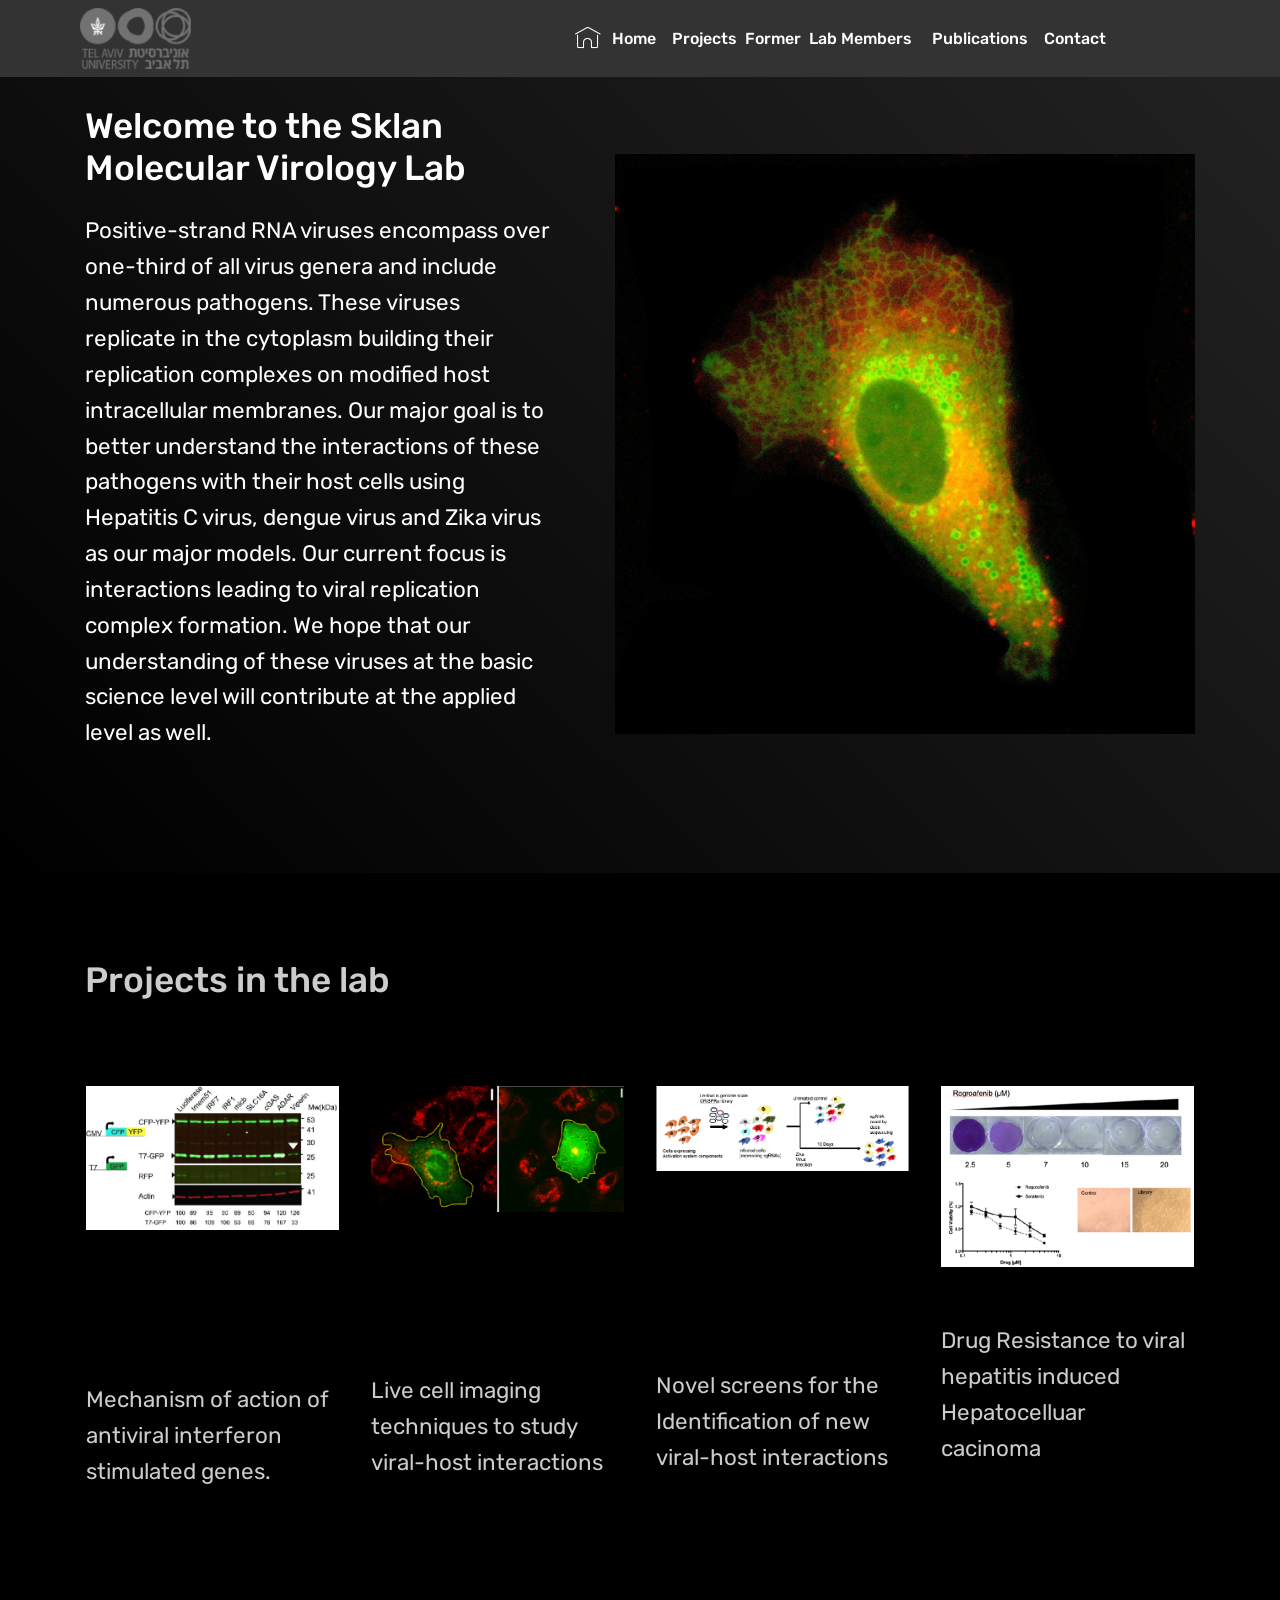
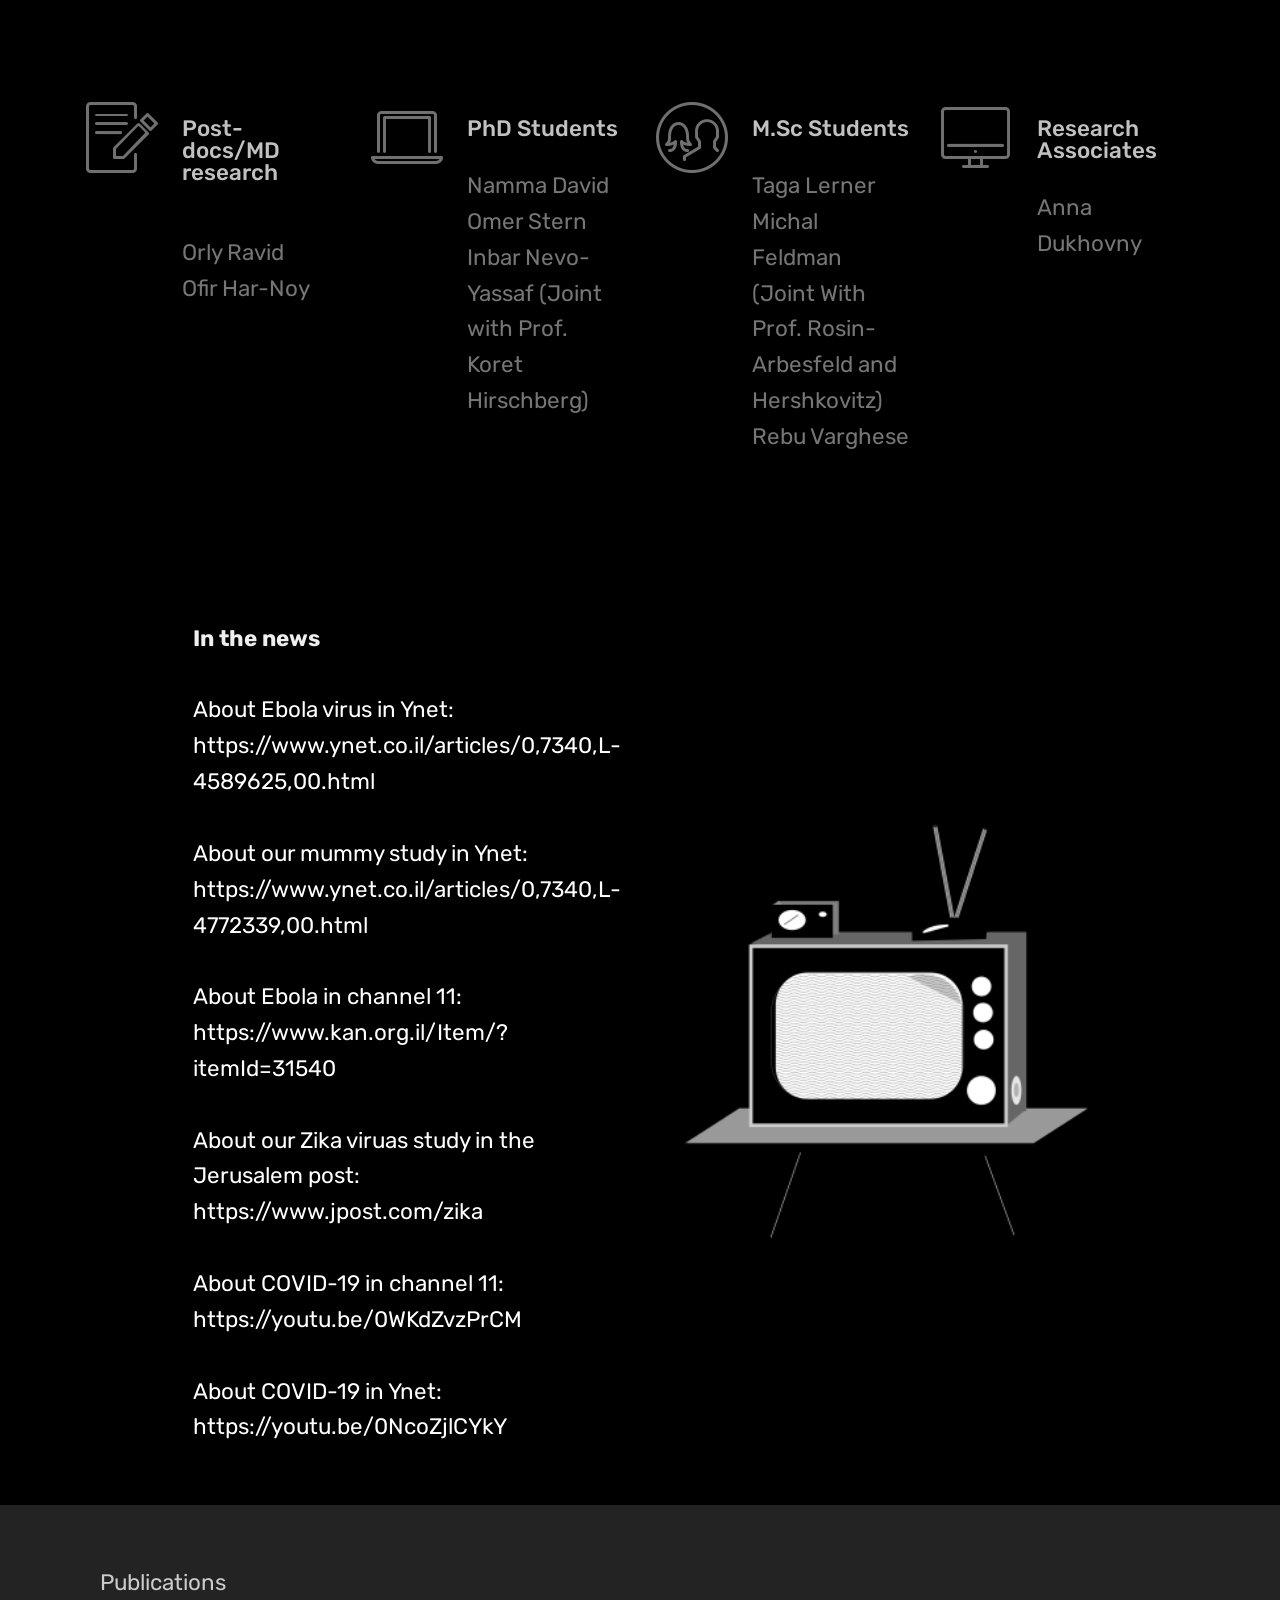
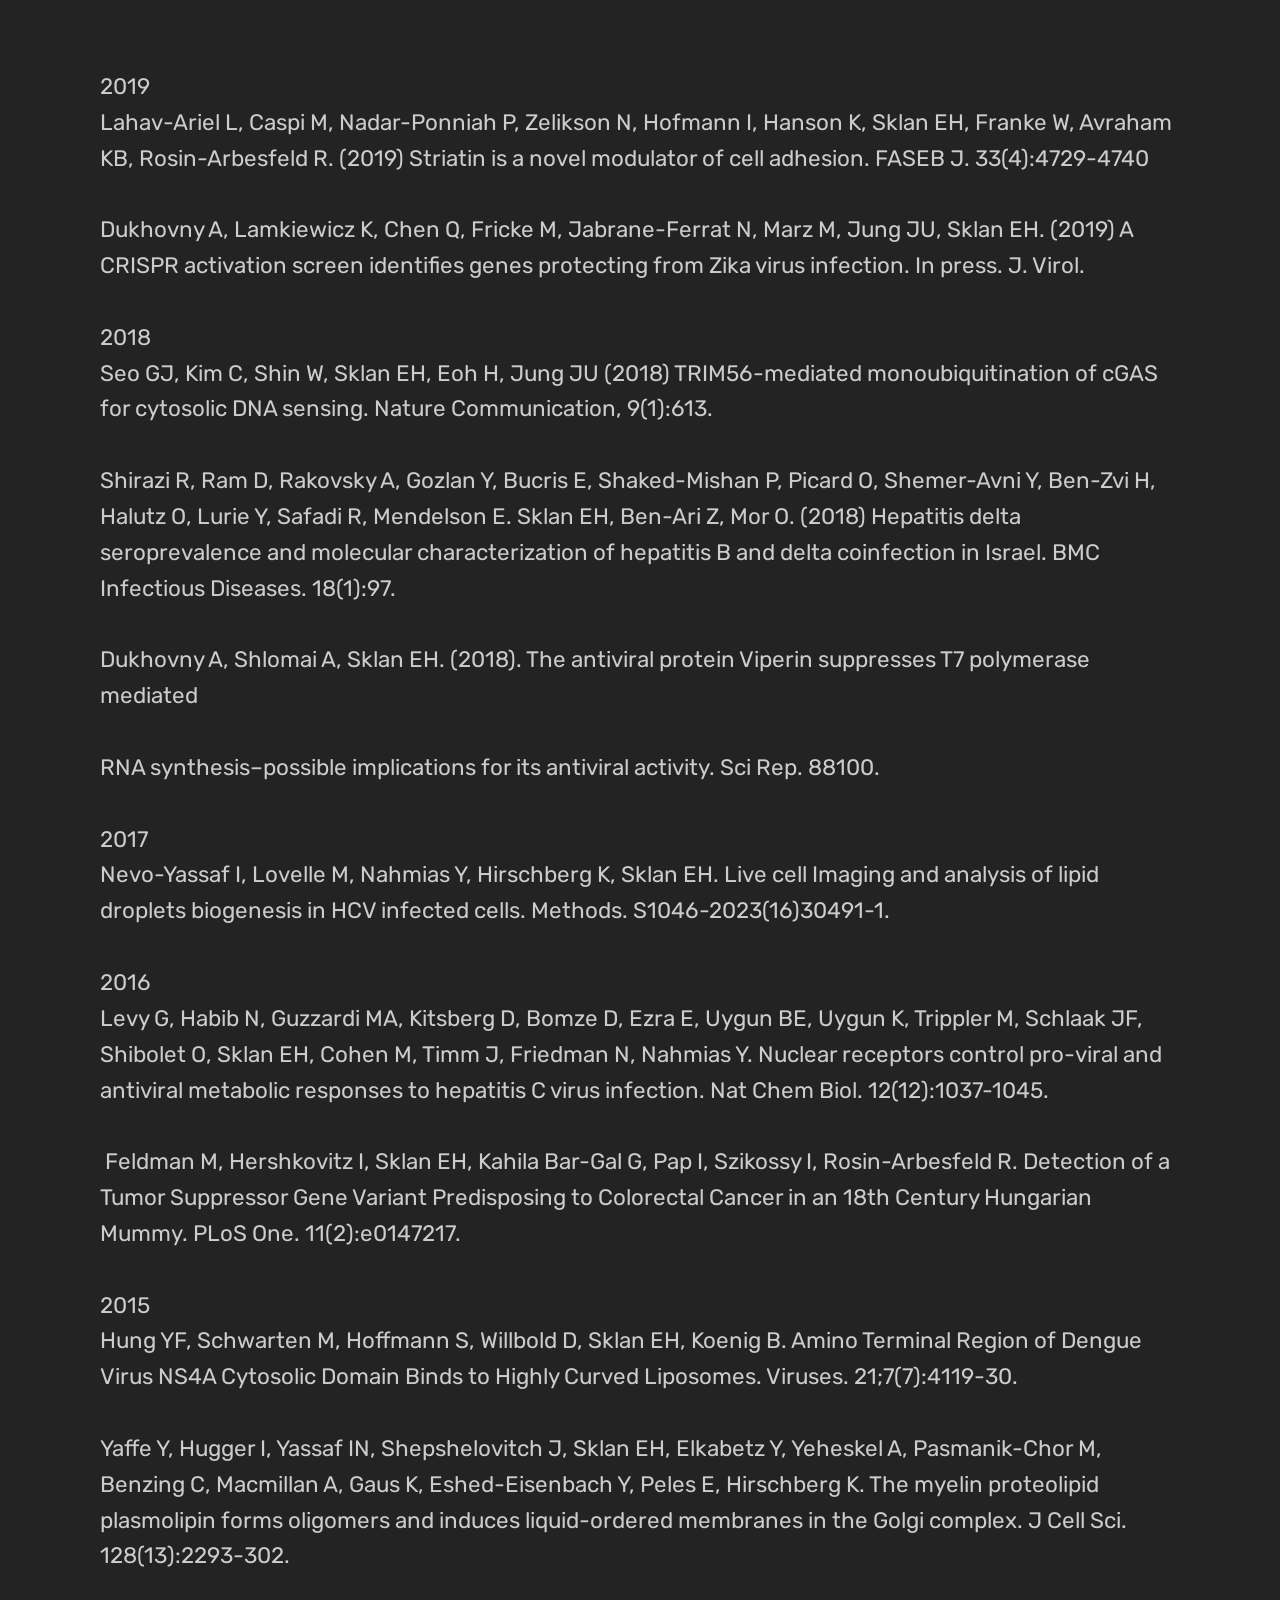
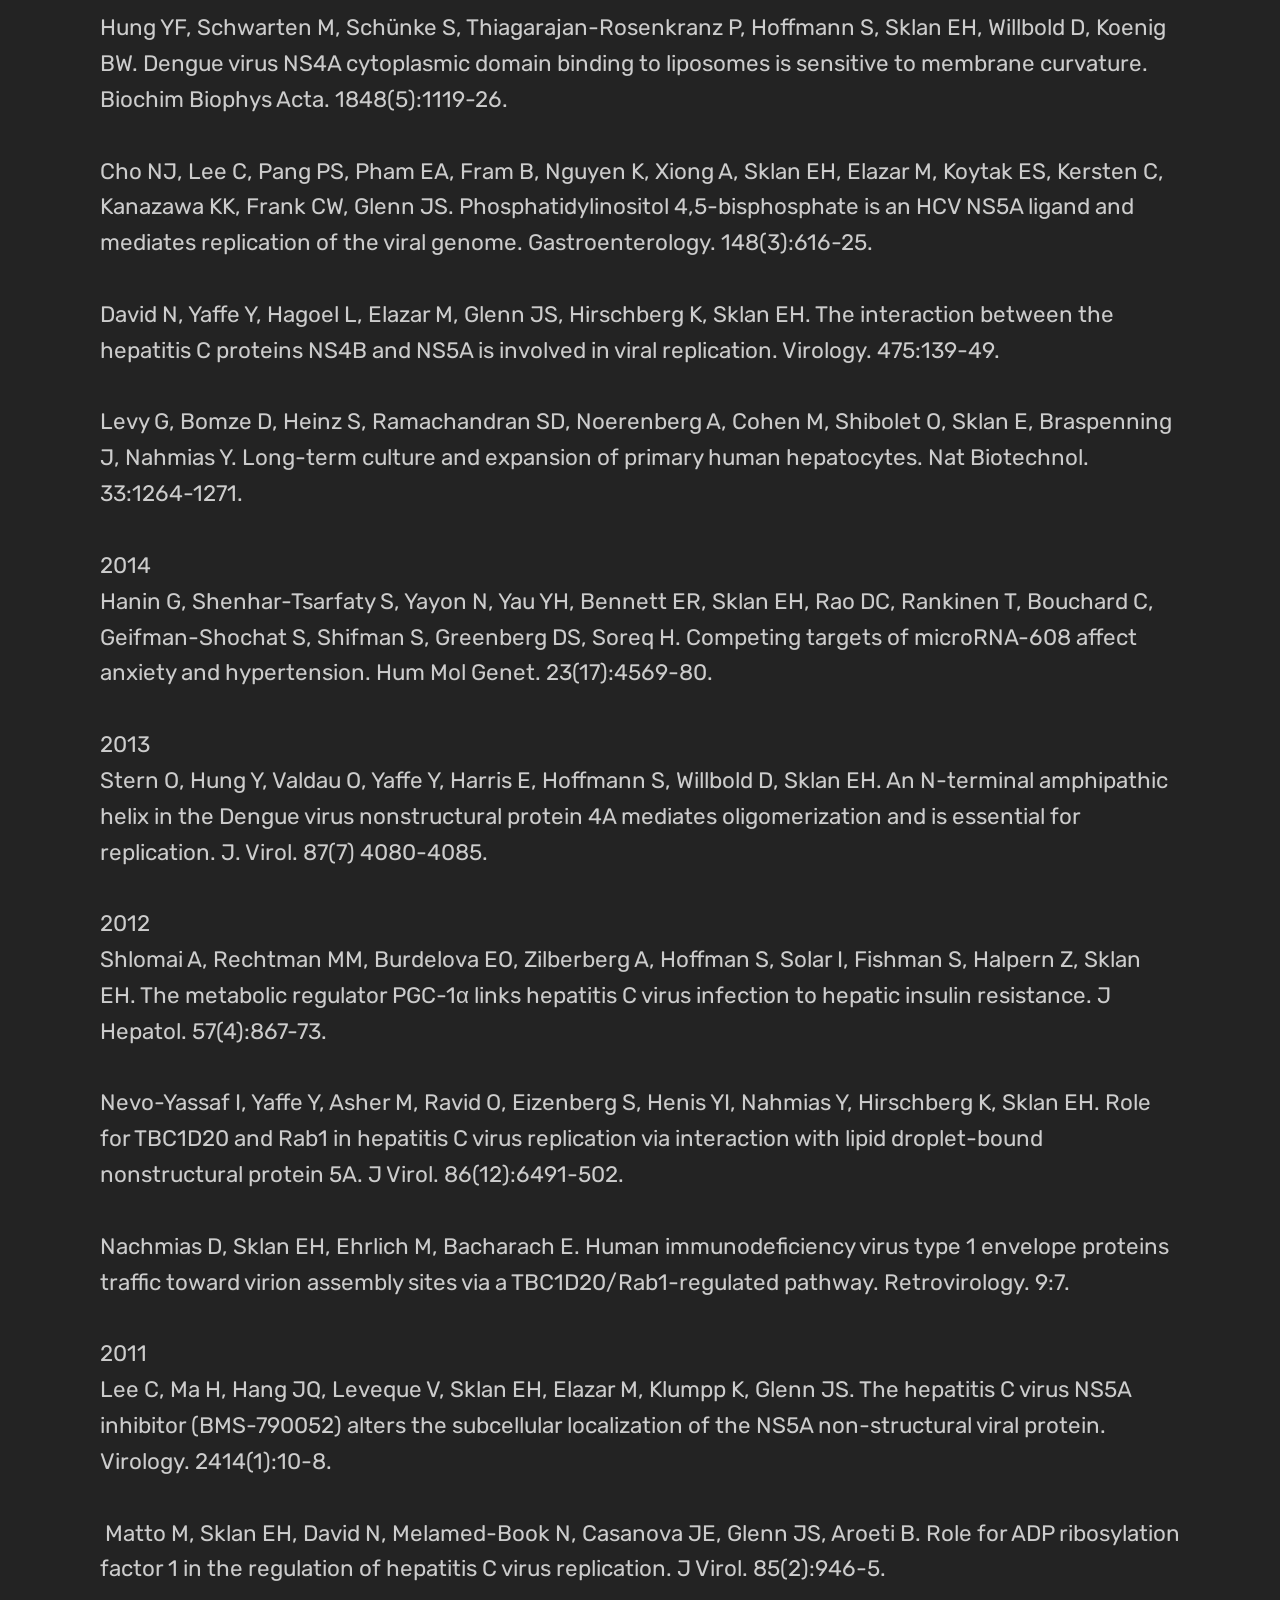
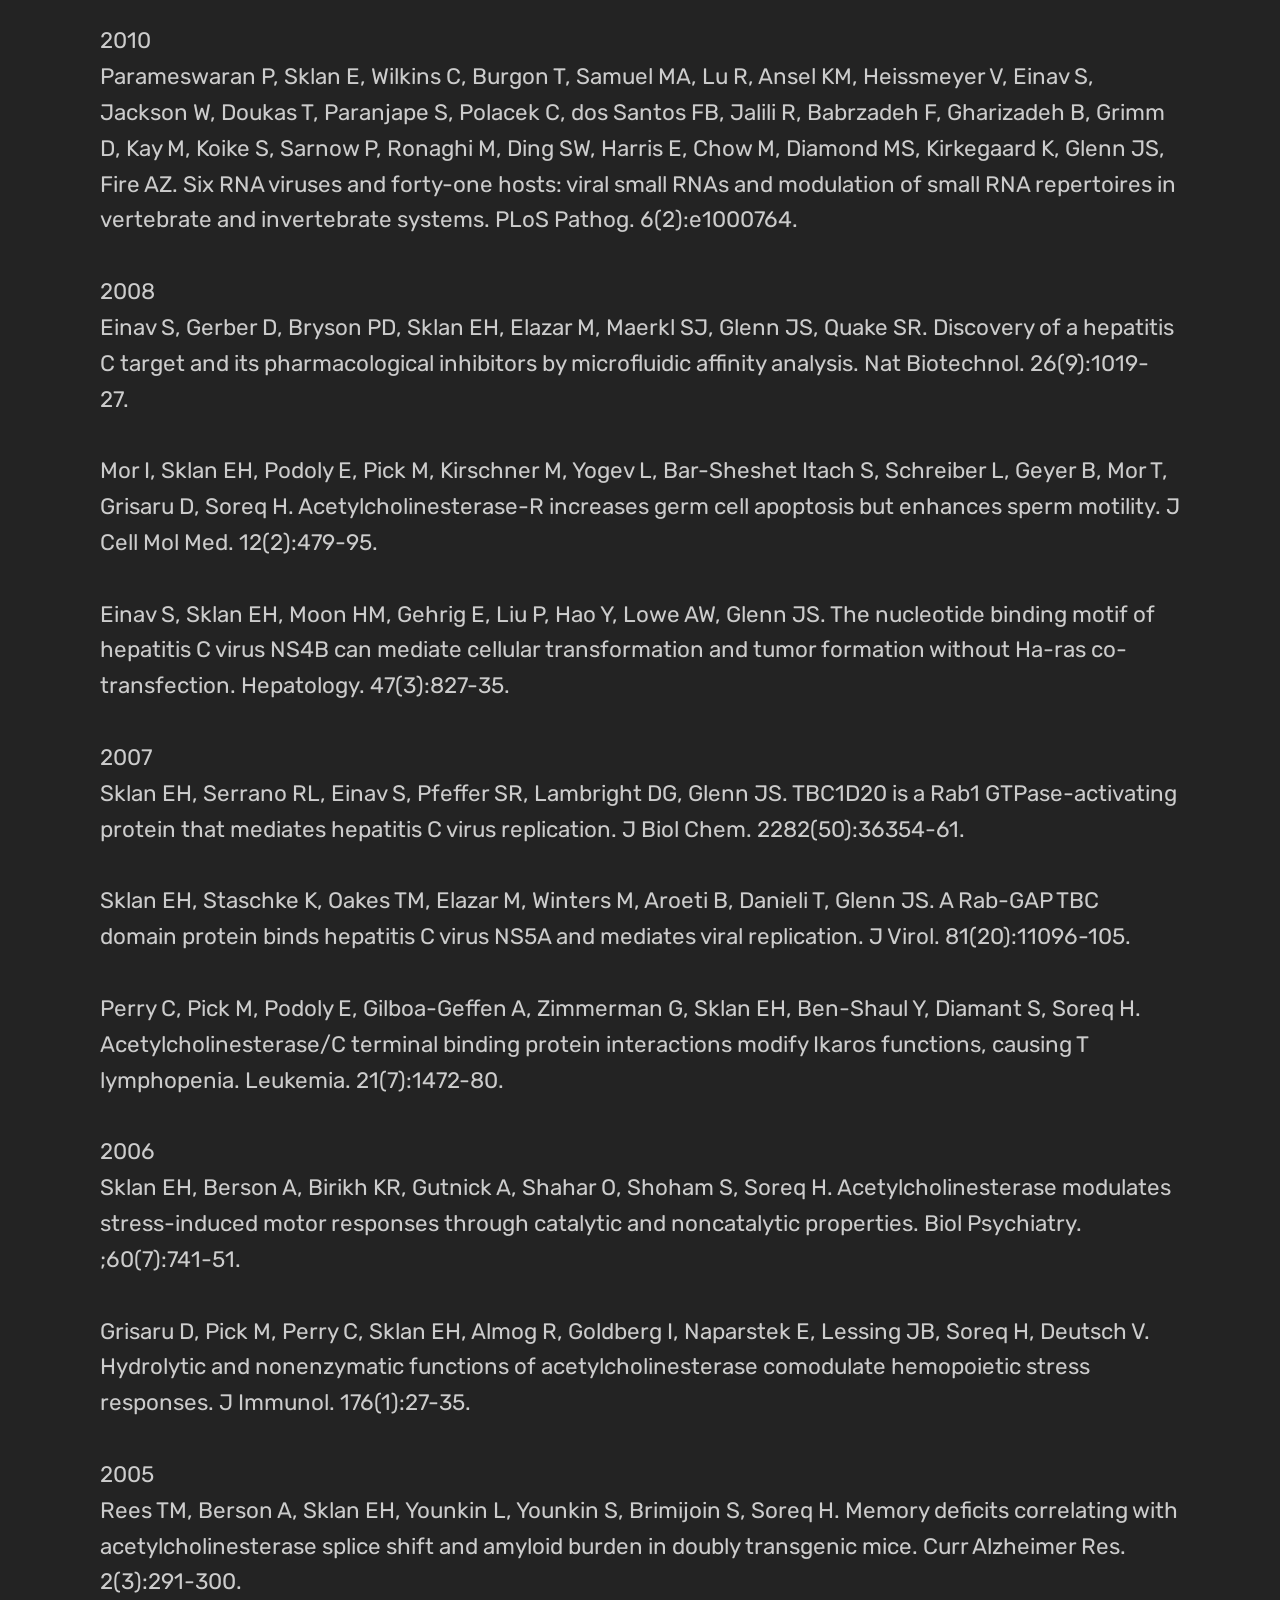
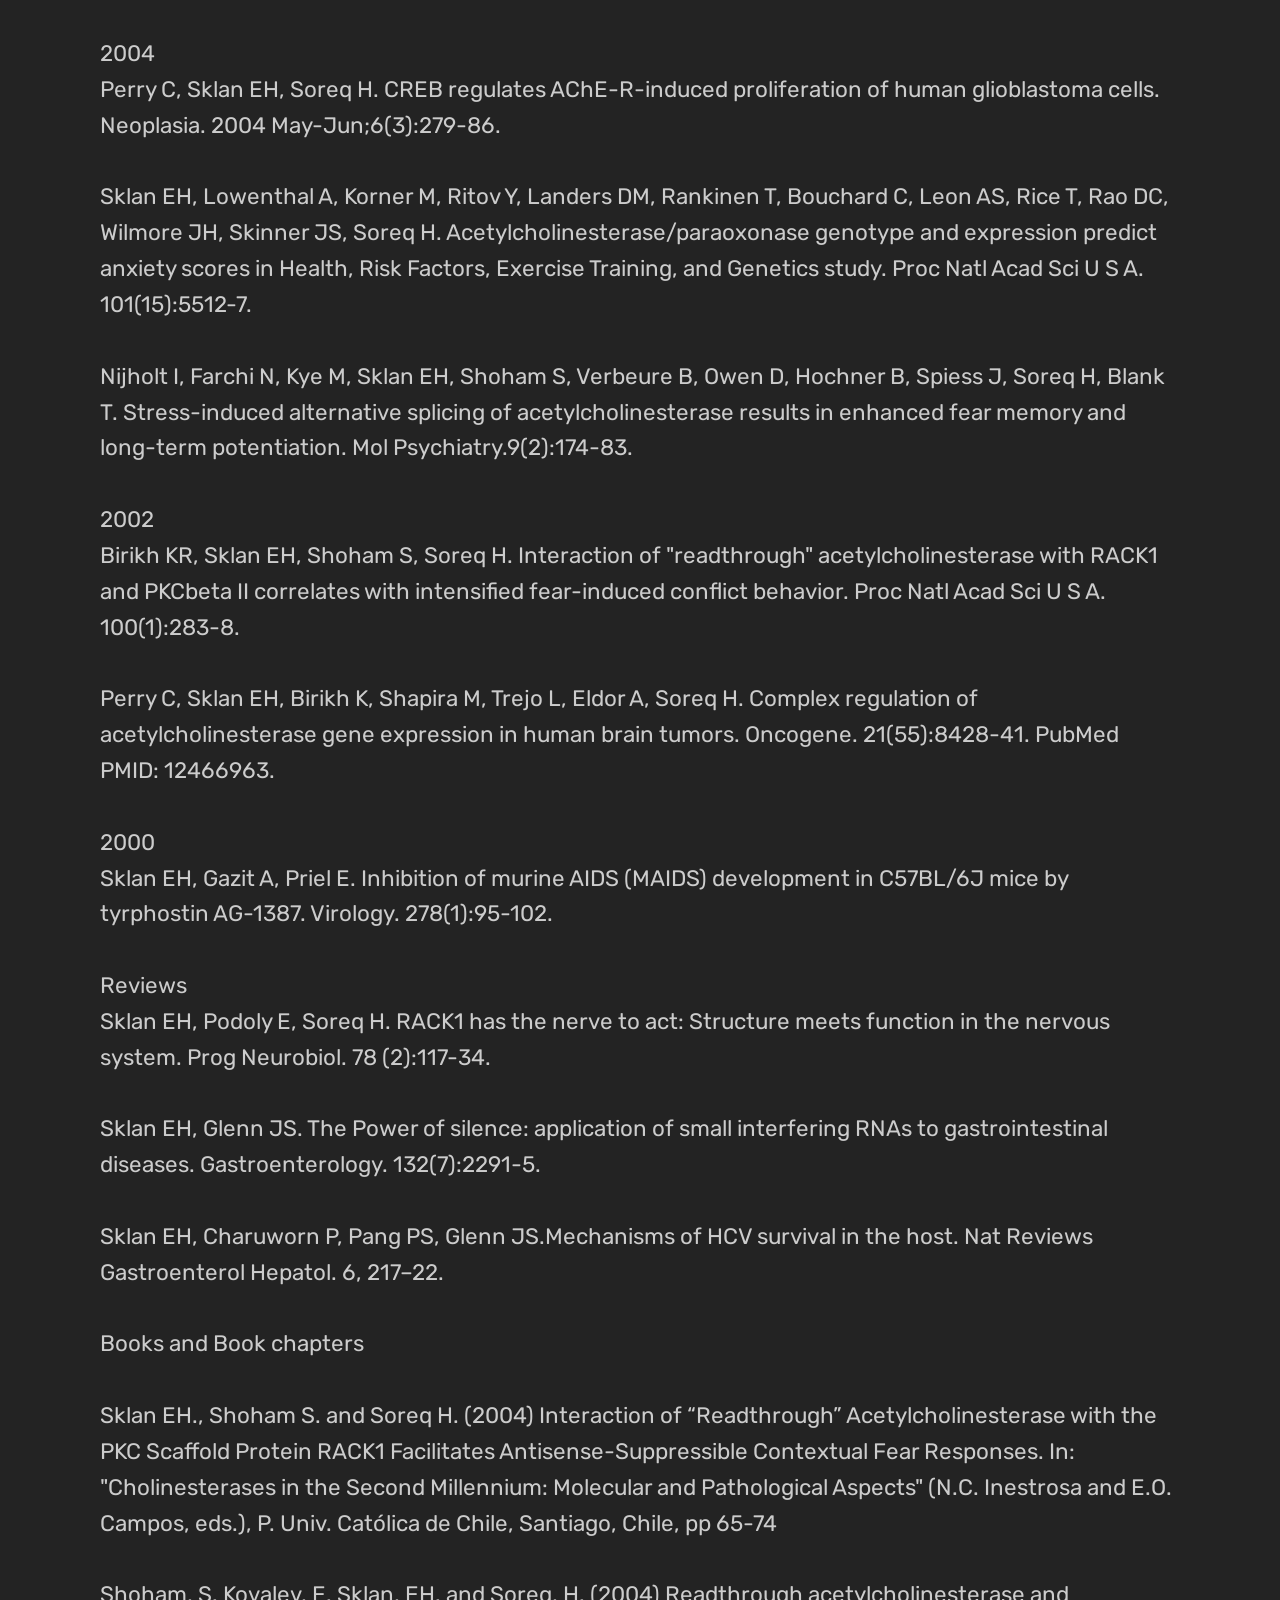
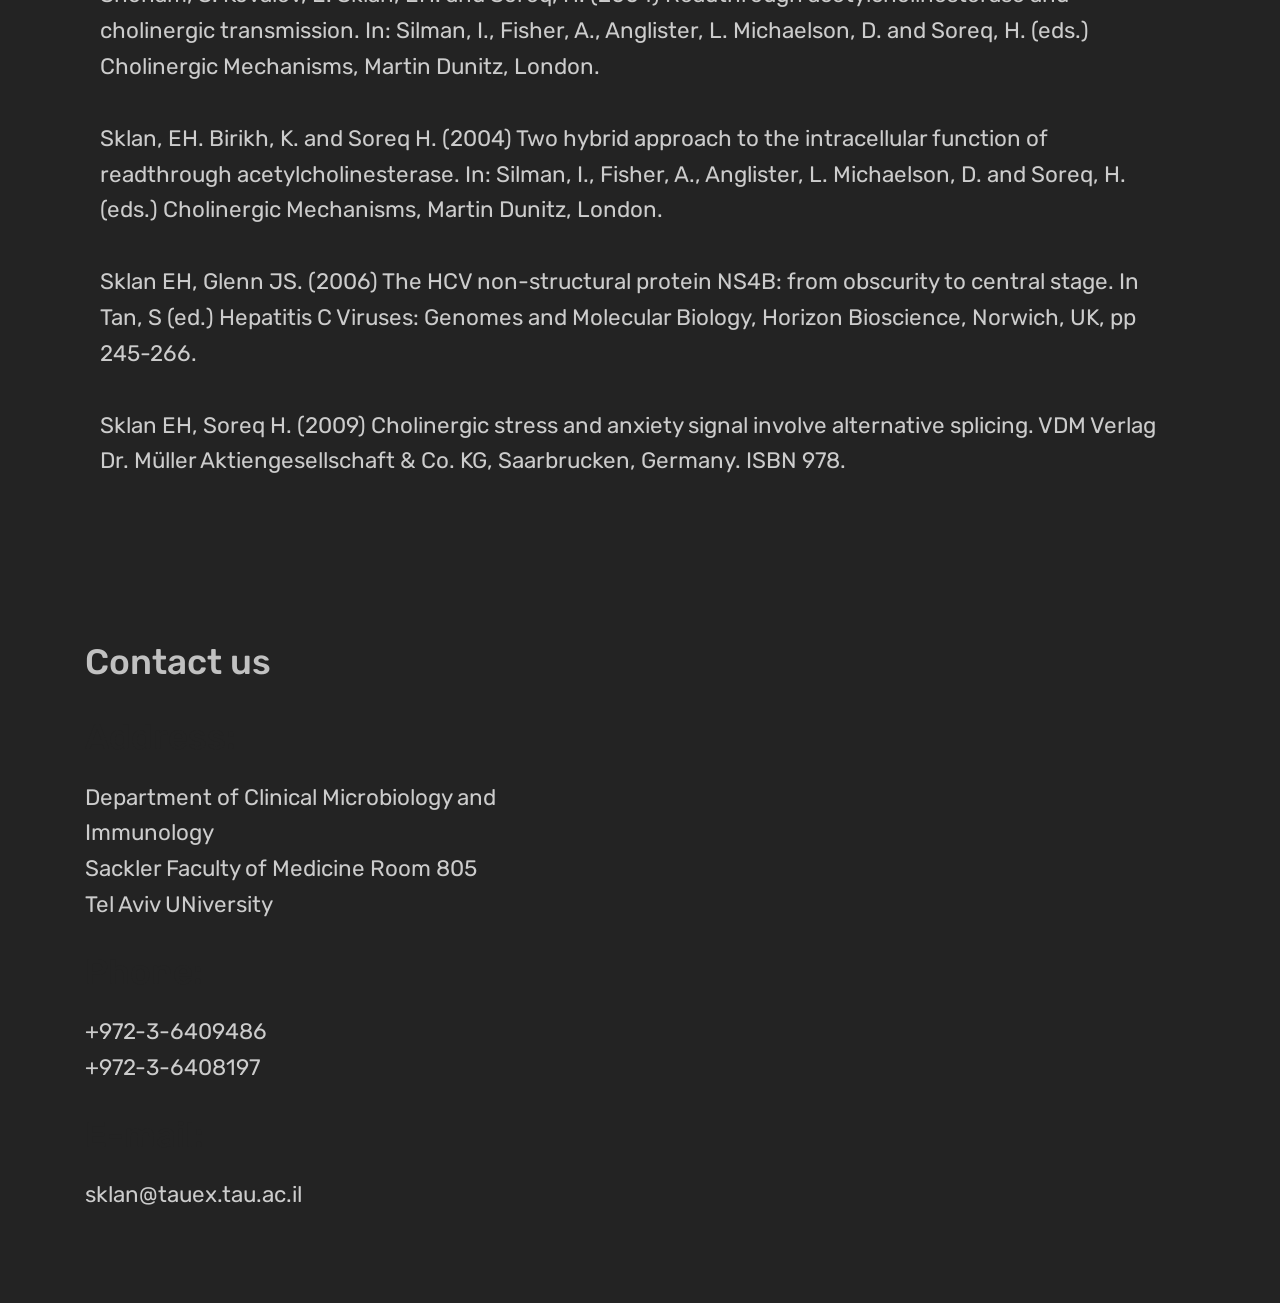
<file: index.html>
<!DOCTYPE html>
<html  >
<head>

  <!-- Site made with Mobirise Website Builder v5.0.0, https://mobirise.com -->
  <meta charset="UTF-8">
  <meta http-equiv="X-UA-Compatible" content="IE=edge">
  <meta name="generator" content="Mobirise v5.0.0, mobirise.com">
  <meta name="viewport" content="width=device-width, initial-scale=1, minimum-scale=1">
  <link rel="shortcut icon" href="assets/images/logo-tau-122x67.png" type="image/x-icon">
  <meta name="description" content="">
  
  <title>Home</title>
<meta name="google-site-verification" content="qgSgofBZJldJzvkP8LNLgsCK-75D5skEO65XENVU46s" />
  <link rel="stylesheet" href="assets/web/assets/mobirise-icons/mobirise-icons.css">
  <link rel="stylesheet" href="assets/bootstrap/css/bootstrap.min.css">
  <link rel="stylesheet" href="assets/bootstrap/css/bootstrap-grid.min.css">
  <link rel="stylesheet" href="assets/bootstrap/css/bootstrap-reboot.min.css">
  <link rel="stylesheet" href="assets/web/assets/gdpr-plugin/gdpr-styles.css">
  <link rel="stylesheet" href="assets/tether/tether.min.css">
  <link rel="stylesheet" href="assets/dropdown/css/style.css">
  <link rel="stylesheet" href="assets/theme/css/style.css">
  <link rel="preload" as="style" href="assets/mobirise/css/mbr-additional.css"><link rel="stylesheet" href="assets/mobirise/css/mbr-additional.css" type="text/css">
  
  
<meta name="google-site-verification" content="qgSgofBZJldJzvkP8LNLgsCK-75D5skEO65XENVU46s" />
</head>
<body>
  <section class="menu cid-rS3fm7pSPz" once="menu" id="menu1-0">

    

    <nav class="navbar navbar-expand beta-menu navbar-dropdown align-items-center navbar-fixed-top navbar-toggleable-sm">
        <button class="navbar-toggler navbar-toggler-right" type="button" data-toggle="collapse" data-target="#navbarSupportedContent" aria-controls="navbarSupportedContent" aria-expanded="false" aria-label="Toggle navigation">
            <div class="hamburger">
                <span></span>
                <span></span>
                <span></span>
                <span></span>
            </div>
        </button>
        <div class="menu-logo">
            <div class="navbar-brand">
                <span class="navbar-logo">
                    <a href="https://english.tau.ac.il/" target="_blank">
                         <img src="assets/images/logo-tau-122x67.png" alt="Mobirise" title="" style="height: 3.8rem;">
                    </a>
                </span>
                
            </div>
        </div>
        <div class="collapse navbar-collapse" id="navbarSupportedContent">
            <ul class="navbar-nav nav-dropdown nav-right" data-app-modern-menu="true"><li class="nav-item"><a class="nav-link link text-white display-4" href="https://mobirise.co">&nbsp; &nbsp; &nbsp; &nbsp; &nbsp; &nbsp; &nbsp; &nbsp; &nbsp; &nbsp;</a></li><li class="nav-item">
                    <a class="nav-link link text-white display-4" href="#bottom"><span class="mbri-home mbr-iconfont mbr-iconfont-btn"></span>
                        
                        Home&nbsp; &nbsp; Projects&nbsp; Former&nbsp; Lab Members&nbsp; &nbsp; &nbsp;Publications&nbsp; &nbsp; Contact&nbsp; &nbsp; &nbsp; &nbsp; &nbsp; &nbsp; &nbsp; &nbsp; &nbsp; &nbsp; &nbsp;</a>
                </li></ul>
            
        </div>
    </nav>
</section>

<section class="engine"><a href="https://mobirise.info/i">free site creation software</a></section><section class="header3 cid-rS3ihpFoWO" id="header3-9">

    

    

    <div class="container">
        <div class="media-container-row">
            <div class="mbr-figure" style="width: 130%;">
                <img src="assets/images/5-1160x1160.jpg" alt="Mobirise" title="">
            </div>

            <div class="media-content">
                <h1 class="mbr-section-title mbr-white pb-3 mbr-fonts-style display-5">Welcome to the Sklan Molecular Virology Lab</h1>
                
                <div class="mbr-section-text mbr-white pb-3 ">
                    <p class="mbr-text mbr-fonts-style display-7">Positive-strand RNA viruses encompass over one-third of all virus genera and include numerous pathogens. These viruses replicate in the cytoplasm building their replication complexes on modified host intracellular membranes. Our major goal is to better understand the interactions of these pathogens with their host cells using Hepatitis C virus, dengue virus and Zika virus as our major models. Our current focus is interactions leading to viral replication complex formation. We hope that our understanding of these viruses at the basic science level will contribute at the applied level as well.&nbsp;&nbsp;<br></p>
                </div>
                
            </div>
        </div>
    </div>

</section>

<section class="services1 cid-rS4aXZmn8N" id="services1-c">
    <!---->
    
    <!---->
    <!--Overlay-->
    
    <!--Container-->
    <div class="container">
        <div class="row justify-content-center">
            <!--Titles-->
            <div class="title pb-5 col-12">
                <h2 class="align-left pb-3 mbr-fonts-style display-5">Projects in the lab</h2>
                
            </div>
            <!--Card-1-->
            <div class="card col-12 col-md-6 p-3 col-lg-3">
                <div class="card-wrapper">
                    <div class="card-img">
                        <img src="assets/images/dukhovny-1-600x341.png" alt="Mobirise" title="">
                    </div>
                    <div class="card-box">
                        <h4 class="card-title mbr-fonts-style display-2"><br><br></h4>
                        <p class="mbr-text mbr-fonts-style display-7">Mechanism of action of antiviral interferon stimulated genes.<br></p>
                        <!--Btn-->
                        
                    </div>
                </div>
            </div>
            <!--Card-2-->
            <div class="card col-12 col-md-6 p-3 col-lg-3">
                <div class="card-wrapper">
                    <div class="card-img">
                        <img src="assets/images/picture1-1-600x296.png" alt="Mobirise" title="">
                    </div>
                    <div class="card-box">
                        <h4 class="card-title mbr-fonts-style display-5"><br><br><br></h4>
                        <p class="mbr-text mbr-fonts-style display-7">Live cell imaging techniques to study viral-host interactions</p>
                        <!--Btn-->
                        
                    </div>
                </div>
            </div>
            <!--Card-3-->
            <div class="card col-12 col-md-6 p-3 col-lg-3">
                <div class="card-wrapper">
                    <div class="card-img">
                        <img src="assets/images/screen-shot-2019-06-25-at-600x201.png" alt="Mobirise" title="">
                    </div>
                    <div class="card-box">
                        <h4 class="card-title mbr-fonts-style display-5">
                            <br><br><br><br></h4>
                        <p class="mbr-text mbr-fonts-style display-7">Novel screens for the Identification  of new viral-host interactions<br></p>
                        <!--Btn-->
                        
                    </div>
                </div>
            </div>
            <!--Card-4-->
            <div class="card col-12 col-md-6 p-3 col-lg-3 last-child">
                <div class="card-wrapper">
                    <div class="card-img">
                        <img src="assets/images/screen-shot-2019-06-25-at-506x363.png" alt="Mobirise" title="">
                    </div>
                    <div class="card-box">
                        <h4 class="card-title mbr-fonts-style display-5"></h4>
                        <p class="mbr-text mbr-fonts-style display-7">Drug Resistance to viral hepatitis induced Hepatocelluar cacinoma<em>&nbsp;</em><br></p>
                        <!--Btn-->
                        
                    </div>
                </div>
            </div>
        </div>
    </div>
</section>

<section class="features7 cid-rS4goFfm2W" id="features7-d">
    
    

    
    <div class="container">
        <div class="row justify-content-center">

            <div class="card p-3 col-12 col-md-6 col-lg-3">
                <div class="media">
                    <div class="card-img pr-2">
                        <span class="mbr-iconfont mbri-edit"></span>
                    </div>
                    <div class="card-box media-body">
                        <h4 class="card-title py-3 mbr-fonts-style display-7">
                            Post-docs/MD research&nbsp; &nbsp; &nbsp; &nbsp; &nbsp; &nbsp; &nbsp; &nbsp; &nbsp; &nbsp; &nbsp; &nbsp; &nbsp;</h4>
                        <p class="mbr-text mbr-fonts-style display-7">
                           Orly Ravid<br>Ofir Har-Noy<br>
                        </p>
                    </div>
                </div>
            </div>

            <div class="card p-3 col-12 col-md-6 col-lg-3">
                <div class="media"> 
                    <div class="card-img pr-2">
                        <span class="mbr-iconfont mbri-laptop"></span>
                    </div>
                    <div class="card-box media-body">
                        <h4 class="card-title py-3 mbr-fonts-style display-7">PhD Students</h4>
                        <p class="mbr-text mbr-fonts-style display-7">Namma David<br>Omer Stern<br>Inbar Nevo-Yassaf  (Joint with Prof. Koret Hirschberg)</p>
                    </div>
                </div>
            </div>

            <div class="card p-3 col-12 col-md-6 col-lg-3">
                <div class="media">
                    <div class="card-img pr-2">
                        <span class="mbr-iconfont mbri-users"></span>
                    </div>
                    <div class="media-body card-box">
                        <h4 class="card-title py-3 mbr-fonts-style display-7">M.Sc Students</h4>
                        <p class="mbr-text mbr-fonts-style display-7">Taga Lerner <br>Michal Feldman (Joint With Prof. Rosin-Arbesfeld and Hershkovitz)<br>Rebu Varghese</p>
                    </div>
                </div>
            </div>

            <div class="card p-3 col-12 col-md-6 col-lg-3">
                <div class="media">
                    <div class="card-img pr-2">
                        <span class="mbri-desktop mbr-iconfont"></span>
                    </div>
                    <div class="card-box media-body">
                        <h4 class="card-title py-3 mbr-fonts-style display-7">Research Associates</h4>
                        <p class="mbr-text mbr-fonts-style display-7">
                           Anna Dukhovny
                        </p>
                    </div>
                </div>
            </div>
        </div>
    </div>
</section>

<section class="mbr-section content7 cid-rS4ihshBEO" id="content7-e">
          
    

    <div class="container">
        <div class="media-container-row">
            <div class="col-12 col-md-10">
                <div class="media-container-row">
                    <div class="media-content">
                        <div class="mbr-section-text">
                            <p class="mbr-text align-right mb-0 mbr-fonts-style display-7"><strong>In the news</strong><br><br><a href="https://www.ynet.co.il/articles/0,7340,L-4589625,00.html" target="_blank" class="text-white">About Ebola virus in Ynet: https://www.ynet.co.il/articles/0,7340,L-4589625,00.html</a><br><br><a href="https://www.ynet.co.il/articles/0,7340,L-4772339,00.html " target="_blank" class="text-white">About our mummy study in Ynet: https://www.ynet.co.il/articles/0,7340,L-4772339,00.html </a><br><br><a href="https://www.kan.org.il/Item/?itemId=31540" target="_blank" class="text-white">About Ebola in channel 11: https://www.kan.org.il/Item/?itemId=31540</a><br><br><a href="https://www.jpost.com/zika" target="_blank" class="text-white">About our Zika viruas study in the Jerusalem post: https://www.jpost.com/zika</a><br><br><a href="https://youtu.be/0WKdZvzPrCM" target="_blank" class="text-white">About COVID-19 in channel 11:  https://youtu.be/0WKdZvzPrCM</a><br><br><a href="https://youtu.be/0NcoZjlCYkY" class="text-white">About COVID-19 in Ynet: https://youtu.be/0NcoZjlCYkY</a></p>
                        </div>
                    </div>
                    <div class="mbr-figure" style="width: 185%;">
                     <img src="assets/images/mbr-306x321.png" alt="Mobirise" title="">  
                    </div>
                </div>
            </div>
        </div>
    </div>
</section>

<section class="mbr-section article content1 cid-rS4kWEwtuJ" id="content1-f">
    
     

    <div class="container">
        <div class="media-container-row">
            <div class="mbr-text col-12 mbr-fonts-style display-7 col-md-12"><p>Publications</p><p><br></p><div>2019</div><div><span style="font-size: 1.4rem;">Lahav-Ariel L, Caspi M, Nadar-Ponniah P, Zelikson N, Hofmann I, Hanson K, Sklan EH, Franke W, Avraham KB, Rosin-Arbesfeld R. (2019) Striatin is a novel modulator of cell adhesion. FASEB J. 33(4):4729-4740</span><br></div><div><br></div><div><span style="font-size: 1.4rem;">Dukhovny A, Lamkiewicz K, Chen Q, Fricke M, Jabrane-Ferrat N, Marz M, Jung JU, Sklan EH. (2019) A CRISPR activation screen identifies genes protecting from Zika virus infection. In press. J. Virol.</span><br></div><div><br></div><div><span style="font-size: 1.4rem;">2018</span><br></div><div><span style="font-size: 1.4rem;">Seo GJ, Kim C, Shin W, Sklan EH, Eoh H, Jung JU (2018) TRIM56-mediated monoubiquitination of cGAS for cytosolic DNA sensing. Nature Communication, 9(1):613.&nbsp;</span><br></div><div><br></div><div>Shirazi R, Ram D, Rakovsky A, Gozlan Y, Bucris E, Shaked-Mishan P, Picard O, Shemer-Avni Y, Ben-Zvi H, Halutz O, Lurie Y, Safadi R, Mendelson E. Sklan EH, Ben-Ari Z, Mor O. (2018) Hepatitis delta seroprevalence and molecular characterization of hepatitis B and delta coinfection in Israel. BMC Infectious Diseases. 18(1):97.&nbsp;</div><div><br></div><div>Dukhovny A, Shlomai A, Sklan EH. (2018). The antiviral protein Viperin suppresses T7 polymerase mediated</div><div><br></div><div>RNA synthesis–possible implications for its antiviral activity. Sci Rep. 88100.</div><div><br></div><div>2017</div><div><span style="font-size: 1.4rem;">Nevo-Yassaf I, Lovelle M, Nahmias Y, Hirschberg K, Sklan EH. Live cell Imaging and analysis of lipid droplets biogenesis in HCV infected cells. Methods. S1046-2023(16)30491-1.&nbsp;</span><br></div><div><br></div><div><span style="font-size: 1.4rem;">2016</span><br></div><div><span style="font-size: 1.4rem;">Levy G, Habib N, Guzzardi MA, Kitsberg D, Bomze D, Ezra E, Uygun BE, Uygun K, Trippler M, Schlaak JF, Shibolet O, Sklan EH, Cohen M, Timm J, Friedman N, Nahmias Y. Nuclear receptors control pro-viral and antiviral metabolic responses to hepatitis C virus infection. Nat Chem Biol. 12(12):1037-1045.&nbsp;</span><br></div><div><br></div><div>&nbsp;<span style="font-size: 1.4rem;">Feldman M, Hershkovitz I, Sklan EH, Kahila Bar-Gal G, Pap I, Szikossy I, Rosin-Arbesfeld R. Detection of a Tumor Suppressor Gene Variant Predisposing to Colorectal Cancer in an 18th Century Hungarian Mummy. PLoS One. 11(2):e0147217.&nbsp;</span></div><div><span style="font-size: 1.4rem;"><br></span></div><div><span style="font-size: 1.4rem;">2015</span><br></div><div><span style="font-size: 1.4rem;">Hung YF, Schwarten M, Hoffmann S, Willbold D, Sklan EH, Koenig B. Amino Terminal Region of Dengue Virus NS4A Cytosolic Domain Binds to Highly Curved Liposomes. Viruses. 21;7(7):4119-30.</span><br></div><div></div><div><br></div><div>Yaffe Y, Hugger I, Yassaf IN, Shepshelovitch J, Sklan EH, Elkabetz Y, Yeheskel A, Pasmanik-Chor M, Benzing C, Macmillan A, Gaus K, Eshed-Eisenbach Y, Peles E, Hirschberg K. The myelin proteolipid plasmolipin forms oligomers and induces liquid-ordered membranes in the Golgi complex. J Cell Sci. 128(13):2293-302.&nbsp;</div><div><br></div><div>Hung YF, Schwarten M, Schünke S, Thiagarajan-Rosenkranz P, Hoffmann S, Sklan EH, Willbold D, Koenig BW. Dengue virus NS4A cytoplasmic domain binding to liposomes is sensitive to membrane curvature. Biochim Biophys Acta. 1848(5):1119-26.&nbsp;</div><div><br></div><div>Cho NJ, Lee C, Pang PS, Pham EA, Fram B, Nguyen K, Xiong A, Sklan EH, Elazar M, Koytak ES, Kersten C, Kanazawa KK, Frank CW, Glenn JS. Phosphatidylinositol 4,5-bisphosphate is an HCV NS5A ligand and mediates replication of the viral genome. Gastroenterology. 148(3):616-25.</div><div><span style="font-size: 1.4rem;">​</span><br></div><div>David N, Yaffe Y, Hagoel L, Elazar M, Glenn JS, Hirschberg K, Sklan EH. The interaction between the hepatitis C proteins NS4B and NS5A is involved in viral replication. Virology. 475:139-49.&nbsp;</div><div><br></div><div>Levy G, Bomze D, Heinz S, Ramachandran SD, Noerenberg A, Cohen M, Shibolet O, Sklan E, Braspenning J, Nahmias Y. Long-term culture and expansion of primary human hepatocytes. Nat Biotechnol. 33:1264-1271.&nbsp;</div><div><br></div><div>2014</div><div><span style="font-size: 1.4rem;">Hanin G, Shenhar-Tsarfaty S, Yayon N, Yau YH, Bennett ER, Sklan EH, Rao DC, Rankinen T, Bouchard C, Geifman-Shochat S, Shifman S, Greenberg DS, Soreq H. Competing targets of microRNA-608 affect anxiety and hypertension. Hum Mol Genet. 23(17):4569-80.</span><br></div><div><br></div><div>2013</div><div><span style="font-size: 1.4rem;">Stern O, Hung Y, Valdau O, Yaffe Y, Harris E, Hoffmann S, Willbold D, Sklan EH. An N-terminal amphipathic helix in the Dengue virus nonstructural protein 4A mediates oligomerization and is essential for replication. J. Virol. 87(7) 4080-4085.&nbsp;</span><br></div><div><br></div><div>2012</div><div><span style="font-size: 1.4rem;">Shlomai A, Rechtman MM, Burdelova EO, Zilberberg A, Hoffman S, Solar I, Fishman S, Halpern Z, Sklan EH. The metabolic regulator PGC-1α links hepatitis C virus infection to hepatic insulin resistance. J Hepatol. 57(4):867-73.</span><br></div><div><br></div><div><span style="font-size: 1.4rem;">Nevo-Yassaf I, Yaffe Y, Asher M, Ravid O, Eizenberg S, Henis YI, Nahmias Y, Hirschberg K, Sklan EH. Role for TBC1D20 and Rab1 in hepatitis C virus replication via interaction with lipid droplet-bound nonstructural protein 5A. J Virol. 86(12):6491-502.&nbsp;</span><br></div><div><br></div><div>​<span style="font-size: 1.4rem;">Nachmias D, Sklan EH, Ehrlich M, Bacharach E. Human immunodeficiency virus type 1 envelope proteins traffic toward virion assembly sites via a TBC1D20/Rab1-regulated pathway. Retrovirology. 9:7.&nbsp;</span></div><div><br></div><div><span style="font-size: 1.4rem;">2011</span><br></div><div><span style="font-size: 1.4rem;">Lee C, Ma H, Hang JQ, Leveque V, Sklan EH, Elazar M, Klumpp K, Glenn JS. The hepatitis C virus NS5A inhibitor (BMS-790052) alters the subcellular localization of the NS5A non-structural viral protein. Virology. 2414(1):10-8.</span><br></div><div><br></div><div>&nbsp;<span style="font-size: 1.4rem;">Matto M, Sklan EH, David N, Melamed-Book N, Casanova JE, Glenn JS, Aroeti B. Role for ADP ribosylation factor 1 in the regulation of hepatitis C virus replication. J Virol. 85(2):946-5.</span></div><div><br></div><div><span style="font-size: 1.4rem;">2010</span><br></div><div><span style="font-size: 1.4rem;">Parameswaran P, Sklan E, Wilkins C, Burgon T, Samuel MA, Lu R, Ansel KM, Heissmeyer V, Einav S, Jackson W, Doukas T, Paranjape S, Polacek C, dos Santos FB, Jalili R, Babrzadeh F, Gharizadeh B, Grimm D, Kay M, Koike S, Sarnow P, Ronaghi M, Ding SW, Harris E, Chow M, Diamond MS, Kirkegaard K, Glenn JS, Fire AZ. Six RNA viruses and forty-one hosts: viral small RNAs and modulation of small RNA repertoires in vertebrate and invertebrate systems. PLoS Pathog. 6(2):e1000764.&nbsp;</span><br></div><div><span style="font-size: 1.4rem;"><br></span></div><div><span style="font-size: 1.4rem;">2008</span><br></div><div><span style="font-size: 1.4rem;">Einav S, Gerber D, Bryson PD, Sklan EH, Elazar M, Maerkl SJ, Glenn JS, Quake SR. Discovery of a hepatitis C target and its pharmacological inhibitors by microfluidic affinity analysis. Nat Biotechnol. 26(9):1019-27.&nbsp;</span><br></div><div><br></div><div>Mor I, Sklan EH, Podoly E, Pick M, Kirschner M, Yogev L, Bar-Sheshet Itach S, Schreiber L, Geyer B, Mor T, Grisaru D, Soreq H. Acetylcholinesterase-R increases germ cell apoptosis but enhances sperm motility. J Cell Mol Med. 12(2):479-95.</div><div><br></div><div>Einav S, Sklan EH, Moon HM, Gehrig E, Liu P, Hao Y, Lowe AW, Glenn JS. The nucleotide binding motif of hepatitis C virus NS4B can mediate cellular transformation and tumor formation without Ha-ras co-transfection. Hepatology. 47(3):827-35.&nbsp;</div><div><br></div><div>2007</div><div><span style="font-size: 1.4rem;">Sklan EH, Serrano RL, Einav S, Pfeffer SR, Lambright DG, Glenn JS. TBC1D20 is a Rab1 GTPase-activating protein that mediates hepatitis C virus replication. J Biol Chem. 2282(50):36354-61.&nbsp;</span><br></div><div><br></div><div>​<span style="font-size: 1.4rem;">Sklan EH, Staschke K, Oakes TM, Elazar M, Winters M, Aroeti B, Danieli T, Glenn JS. A Rab-GAP TBC domain protein binds hepatitis C virus NS5A and mediates viral replication. J Virol. 81(20):11096-105.&nbsp;</span></div><div><br></div><div>Perry C, Pick M, Podoly E, Gilboa-Geffen A, Zimmerman G, Sklan EH, Ben-Shaul Y, Diamant S, Soreq H. Acetylcholinesterase/C terminal binding protein interactions modify Ikaros functions, causing T lymphopenia. Leukemia. 21(7):1472-80.&nbsp;</div><div><br></div><div>2006</div><div><span style="font-size: 1.4rem;">Sklan EH, Berson A, Birikh KR, Gutnick A, Shahar O, Shoham S, Soreq H. Acetylcholinesterase modulates stress-induced motor responses through catalytic and noncatalytic properties. Biol Psychiatry. ;60(7):741-51.</span><br></div><div><br></div><div>Grisaru D, Pick M, Perry C, Sklan EH, Almog R, Goldberg I, Naparstek E, Lessing JB, Soreq H, Deutsch V. Hydrolytic and nonenzymatic functions of acetylcholinesterase comodulate hemopoietic stress responses. J Immunol. 176(1):27-35.&nbsp;</div><div><br></div><div>2005</div><div><span style="font-size: 1.4rem;">Rees TM, Berson A, Sklan EH, Younkin L, Younkin S, Brimijoin S, Soreq H. Memory deficits correlating with acetylcholinesterase splice shift and amyloid burden in doubly transgenic mice. Curr Alzheimer Res. 2(3):291-300.&nbsp;</span><br></div><div><br></div><div>2004</div><div><span style="font-size: 1.4rem;">Perry C, Sklan EH, Soreq H. CREB regulates AChE-R-induced proliferation of human glioblastoma cells. Neoplasia. 2004 May-Jun;6(3):279-86.</span><br></div><div><br></div><div>Sklan EH, Lowenthal A, Korner M, Ritov Y, Landers DM, Rankinen T, Bouchard C, Leon AS, Rice T, Rao DC, Wilmore JH, Skinner JS, Soreq H. Acetylcholinesterase/paraoxonase genotype and expression predict anxiety scores in Health, Risk Factors, Exercise Training, and Genetics study. Proc Natl Acad Sci U S A. 101(15):5512-7.</div><div><br></div><div>Nijholt I, Farchi N, Kye M, Sklan EH, Shoham S, Verbeure B, Owen D, Hochner B, Spiess J, Soreq H, Blank T. Stress-induced alternative splicing of acetylcholinesterase results in enhanced fear memory and long-term potentiation. Mol Psychiatry.9(2):174-83.&nbsp;</div><div><br></div><div>2002</div><div><span style="font-size: 1.4rem;">Birikh KR, Sklan EH, Shoham S, Soreq H. Interaction of "readthrough" acetylcholinesterase with RACK1 and PKCbeta II correlates with intensified fear-induced conflict behavior. Proc Natl Acad Sci U S A. 100(1):283-8.</span><br></div><div><br></div><div>Perry C, Sklan EH, Birikh K, Shapira M, Trejo L, Eldor A, Soreq H. Complex regulation of acetylcholinesterase gene expression in human brain tumors. Oncogene. 21(55):8428-41. PubMed PMID: 12466963.</div><div><br></div><div>2000</div><div><span style="font-size: 1.4rem;">Sklan EH, Gazit A, Priel E. Inhibition of murine AIDS (MAIDS) development in C57BL/6J mice by tyrphostin AG-1387. Virology. 278(1):95-102.</span><br></div><div><br></div><div><span style="font-size: 1.4rem;">Reviews</span><br></div><div><span style="font-size: 1.4rem;">Sklan EH, Podoly E, Soreq H. RACK1 has the nerve to act: Structure meets function in the nervous system. Prog Neurobiol. 78 (2):117-34.&nbsp;</span><br></div><div><br></div><div>​<span style="font-size: 1.4rem;">Sklan EH, Glenn JS. The Power of silence: application of small interfering RNAs to gastrointestinal diseases. Gastroenterology. 132(7):2291-5.&nbsp;</span><span style="font-size: 1.4rem;">​</span></div><div><br></div><div>Sklan EH, Charuworn P, Pang PS, Glenn JS.Mechanisms of HCV survival in the host. Nat Reviews Gastroenterol Hepatol. 6, 217–22.</div><div><br></div><div>Books and Book chapters</div><div><br></div><div><span style="font-size: 1.4rem;">Sklan EH., Shoham S. and Soreq H. (2004) Interaction of “Readthrough” Acetylcholinesterase with the PKC Scaffold Protein RACK1 Facilitates Antisense-Suppressible Contextual Fear Responses. In: "Cholinesterases in the Second Millennium: Molecular and Pathological Aspects" (N.C. Inestrosa and E.O. Campos, eds.), P. Univ. Católica de Chile, Santiago, Chile, pp 65-74</span><br></div><div><br></div><div><span style="font-size: 1.4rem;">Shoham, S. Kovalev, E. Sklan, EH. and Soreq, H. (2004) Readthrough acetylcholinesterase and cholinergic transmission. In: Silman, I., Fisher, A., Anglister, L. Michaelson, D. and Soreq, H. (eds.) Cholinergic Mechanisms, Martin Dunitz, London.</span><br></div><div><br></div><div>Sklan, EH. Birikh, K. and Soreq H. (2004) Two hybrid approach to the intracellular function of readthrough acetylcholinesterase. In: Silman, I., Fisher, A., Anglister, L. Michaelson, D. and Soreq, H. (eds.) Cholinergic Mechanisms, Martin Dunitz, London.</div><div><br></div><div>Sklan EH, Glenn JS. (2006) The HCV non-structural protein NS4B: from obscurity to central stage. In Tan, S (ed.) Hepatitis C Viruses: Genomes and Molecular Biology, Horizon Bioscience, Norwich, UK, pp 245-266.</div><div><br></div><div>Sklan EH, Soreq H. (2009) Cholinergic stress and anxiety signal involve alternative splicing. VDM Verlag Dr. Müller Aktiengesellschaft &amp; Co. KG, Saarbrucken, Germany. ISBN 978.</div><p></p></div>
        </div>
    </div>
</section>

<section class="mbr-section contacts1 cid-rS3g4TRM71" id="contacts1-6">
    <!---->
    
    <!---->
    <!--Overlay-->
    
    <!--Container-->
    <div class="container">
        <div class="row">
            <!--Titles-->
            <div class="title col-12">
                <h2 class="align-left mbr-fonts-style display-5">
                    Contact us</h2>
                
            </div>
            <!--Left-->
            <div class="col-12 col-md-6">
                <div class="left-block wrapper">
                    <div class="b b-adress">
                        <h5 class="align-left mbr-fonts-style m-0 display-5">
                            Address:
                        </h5>
                        <p class="mbr-text align-left mbr-fonts-style display-7">
                            Department of Clinical Microbiology and Immunology<br>Sackler Faculty of Medicine Room 805<br>Tel Aviv UNiversity</p>
                    </div>
                    <div class="b b-phone">
                        <h5 class="align-left mbr-fonts-style m-0 display-5">
                            Phone:
                        </h5>
                        <p class="mbr-text align-left mbr-fonts-style display-7">
                            +972-3-6409486<br>+972-3-6408197</p>
                    </div>
                    <div class="b b-mail">
                        <h5 class="align-left mbr-fonts-style m-0 display-5">
                            E-mail:
                        </h5>
                        <p class="mbr-text align-left mbr-fonts-style display-7">
                            sklan@tauex.tau.ac.il</p>
                    </div>
                </div>
            </div>
            <!--Right-->
            <div class="col-12 col-md-6">
                <div class="google-map"><iframe frameborder="0" style="border:0" src="https://www.google.com/maps/embed?pb=!1m18!1m12!1m3!1d3379.246072323134!2d34.80347741589127!3d32.116656124666925!2m3!1f0!2f0!3f0!3m2!1i1024!2i768!4f13.1!3m3!1m2!1s0x151d496e46e3565d%3A0x30484dab485af2a3!2z15TXpNen15XXnNeY15Qg15zXqNek15XXkNeUINeQ15XXoNeZ15HXqNeh15nXmNeqINeq15wg15DXkdeZ15Eg16Ii16kg16HXkNen15zXqA!5e0!3m2!1sen!2sil!4v1583140281211!5m2!1sen!2sil" allowfullscreen=""></iframe></div>
            </div>
        </div>
    </div>
</section>


  <script src="assets/web/assets/jquery/jquery.min.js"></script>
  <script src="assets/popper/popper.min.js"></script>
  <script src="assets/bootstrap/js/bootstrap.min.js"></script>
  <script src="assets/tether/tether.min.js"></script>
  <script src="assets/smoothscroll/smooth-scroll.js"></script>
  <script src="assets/dropdown/js/nav-dropdown.js"></script>
  <script src="assets/dropdown/js/navbar-dropdown.js"></script>
  <script src="assets/touchswipe/jquery.touch-swipe.min.js"></script>
  <script src="assets/theme/js/script.js"></script>
  
  
</body>
</html>
</file>
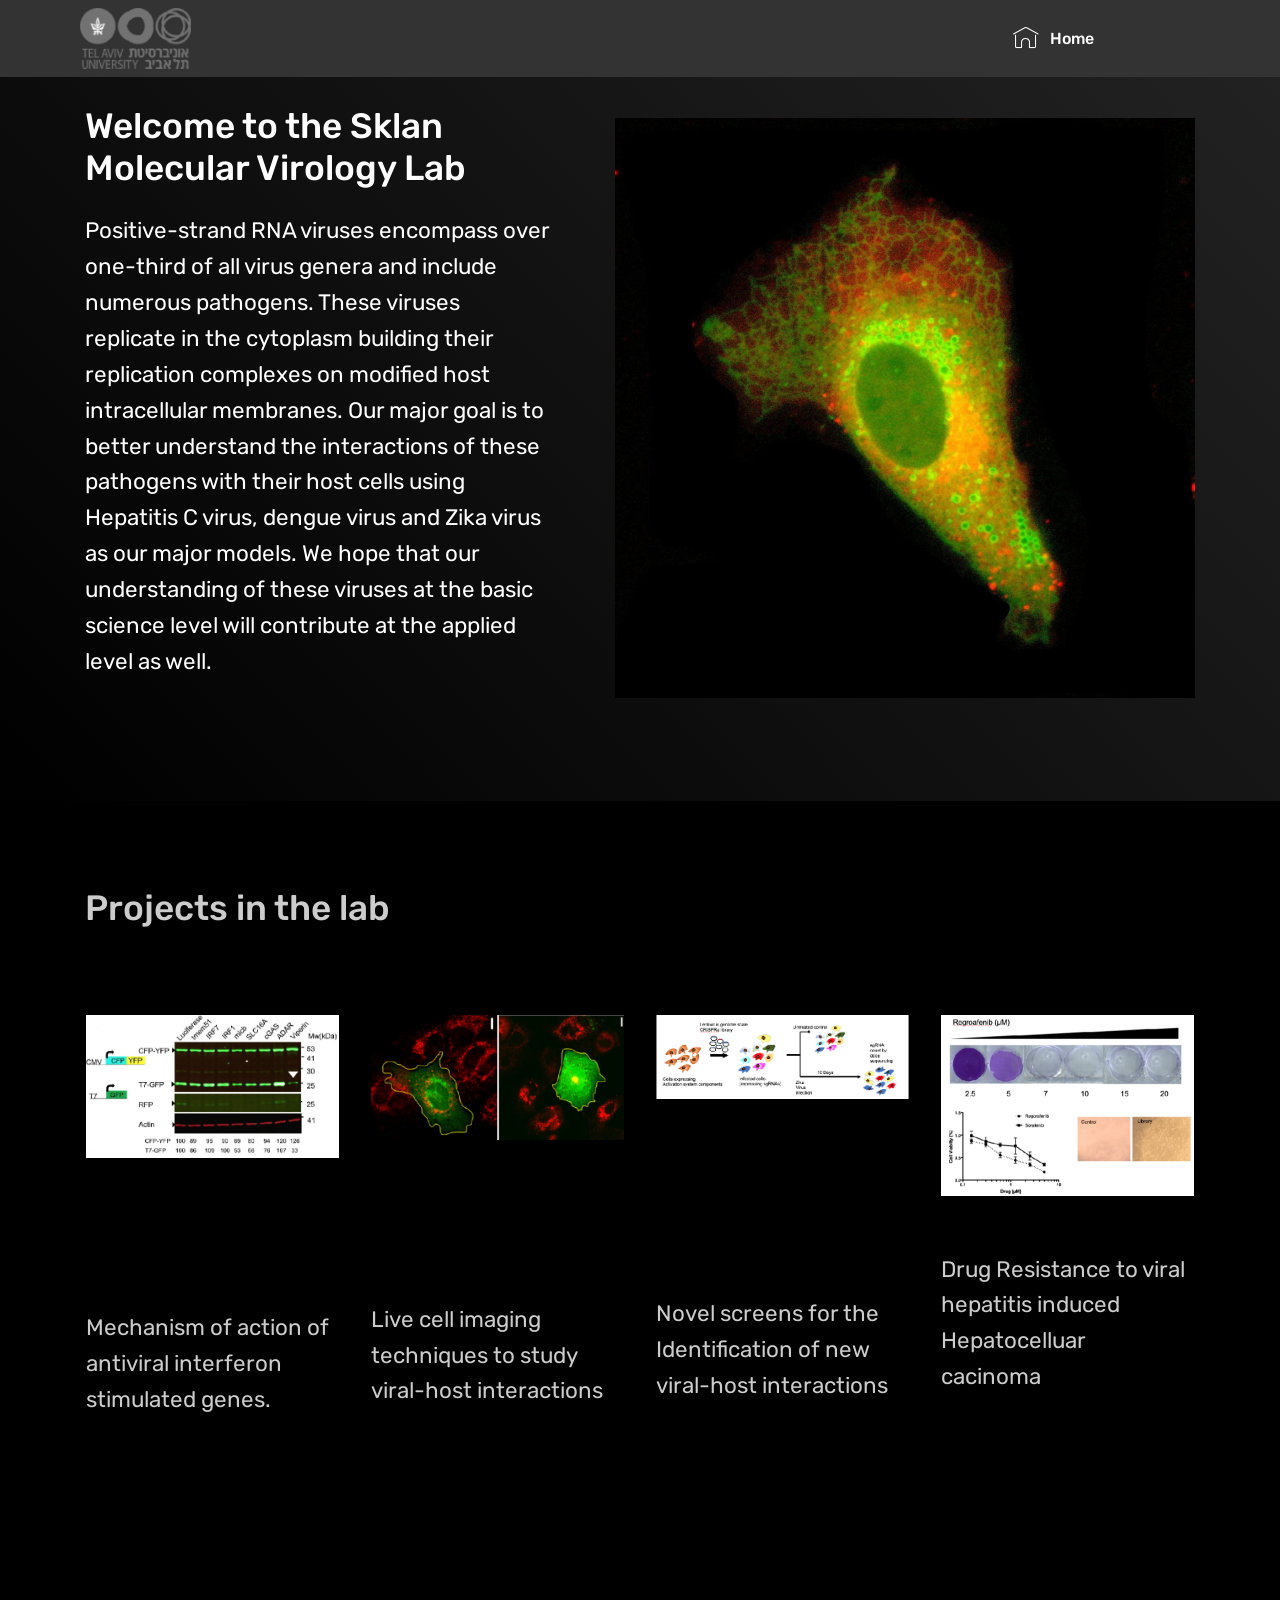
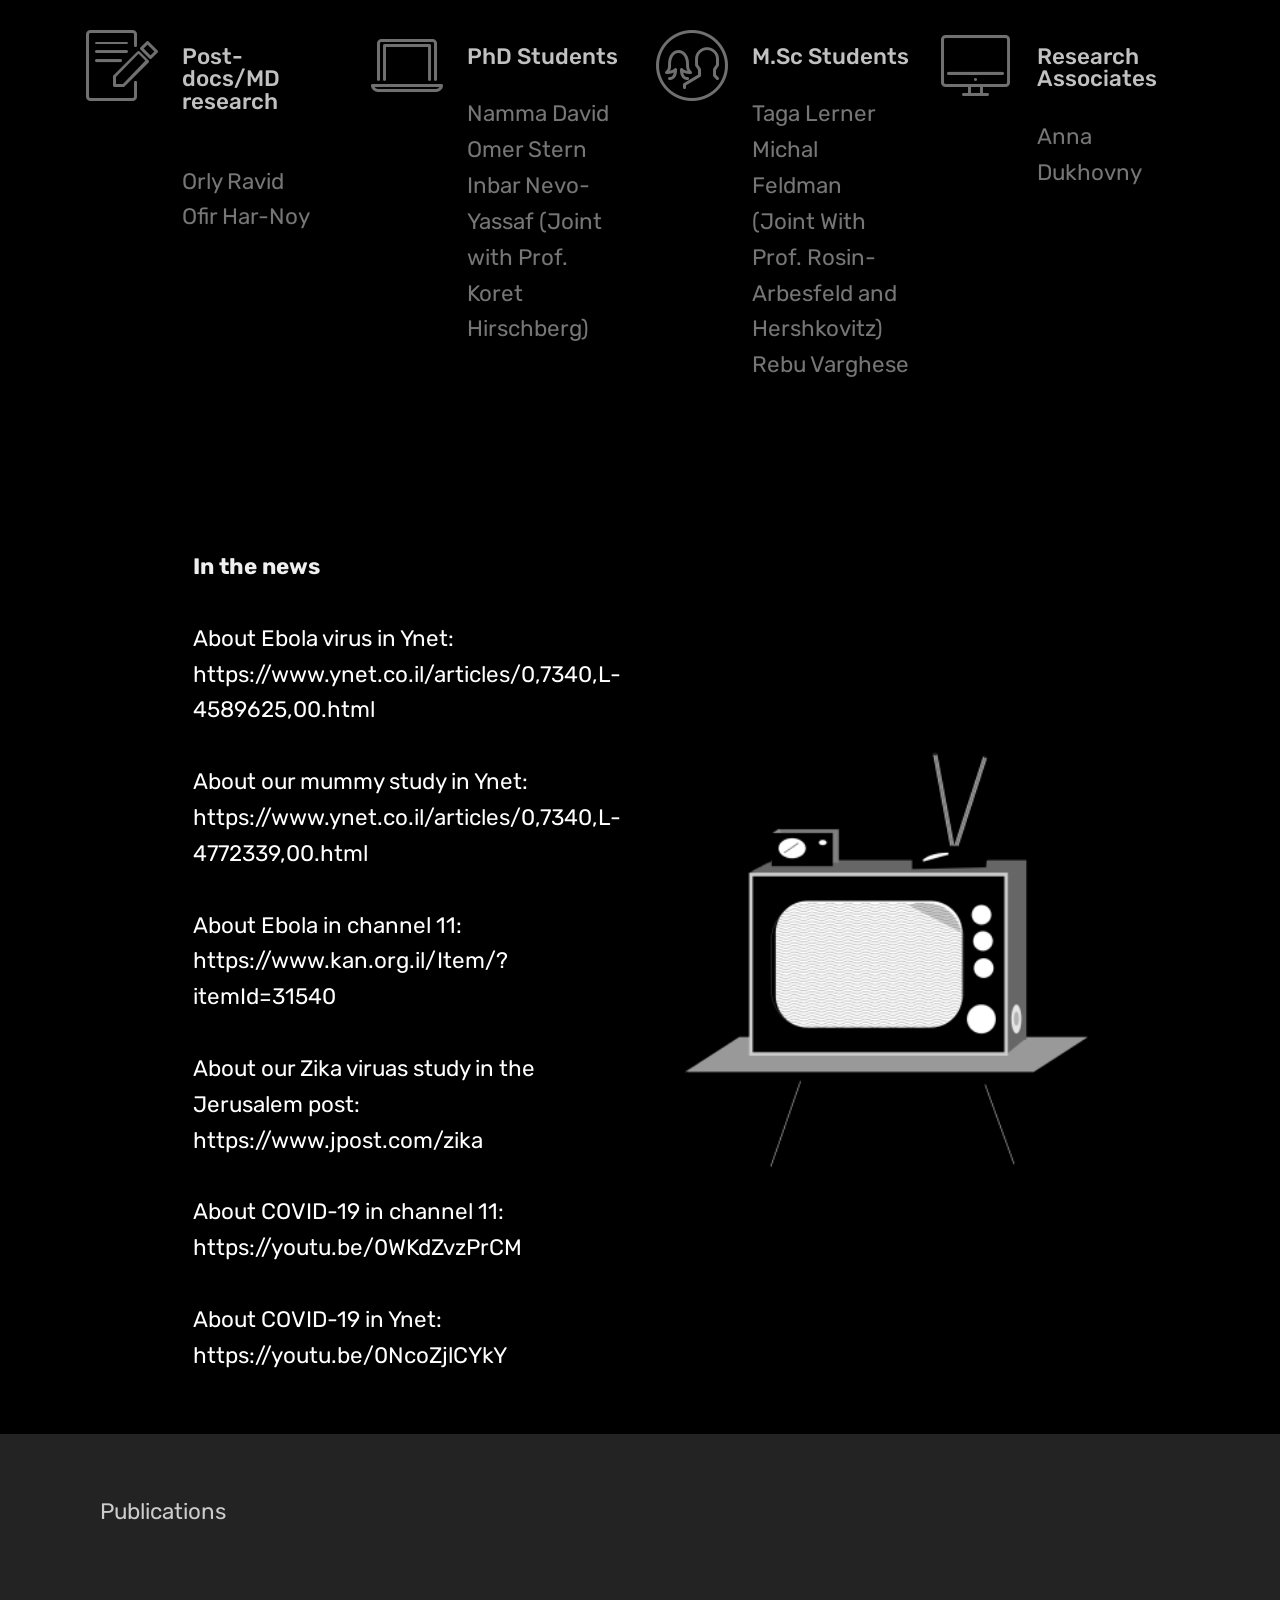
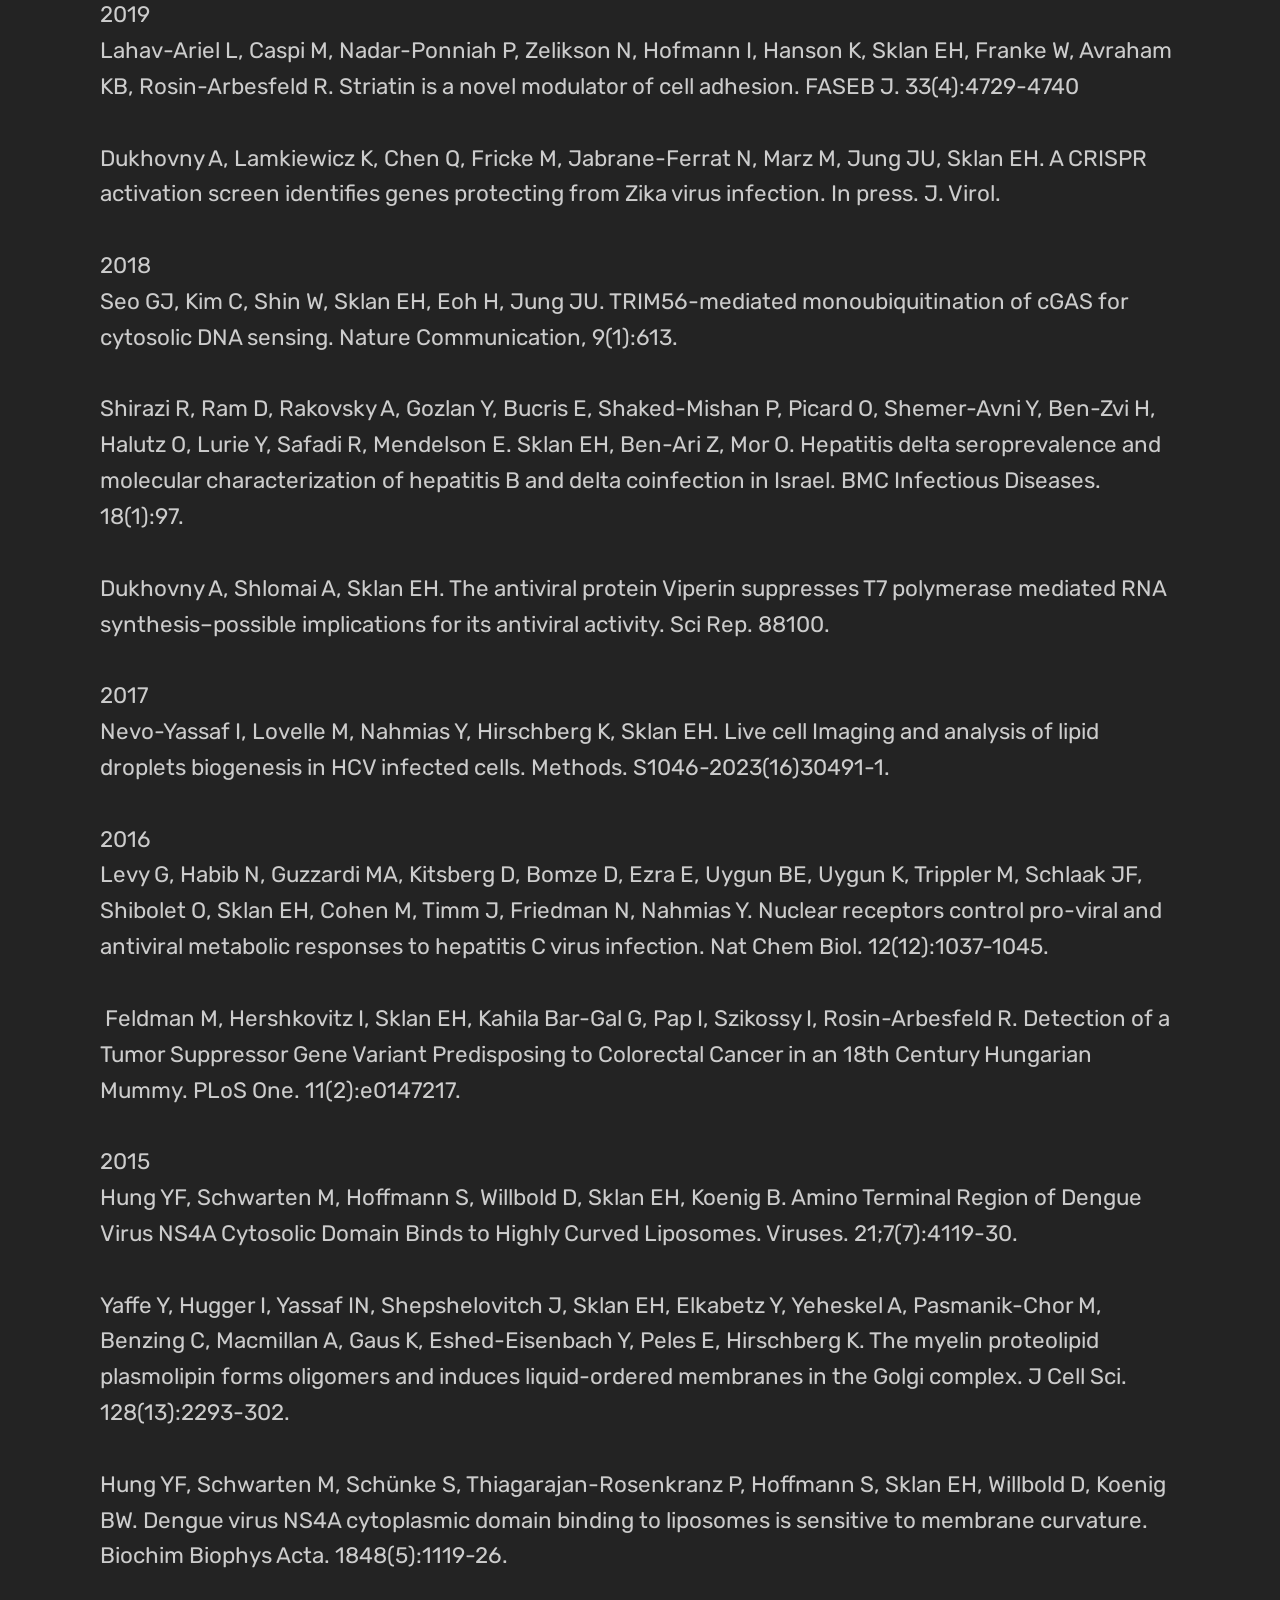
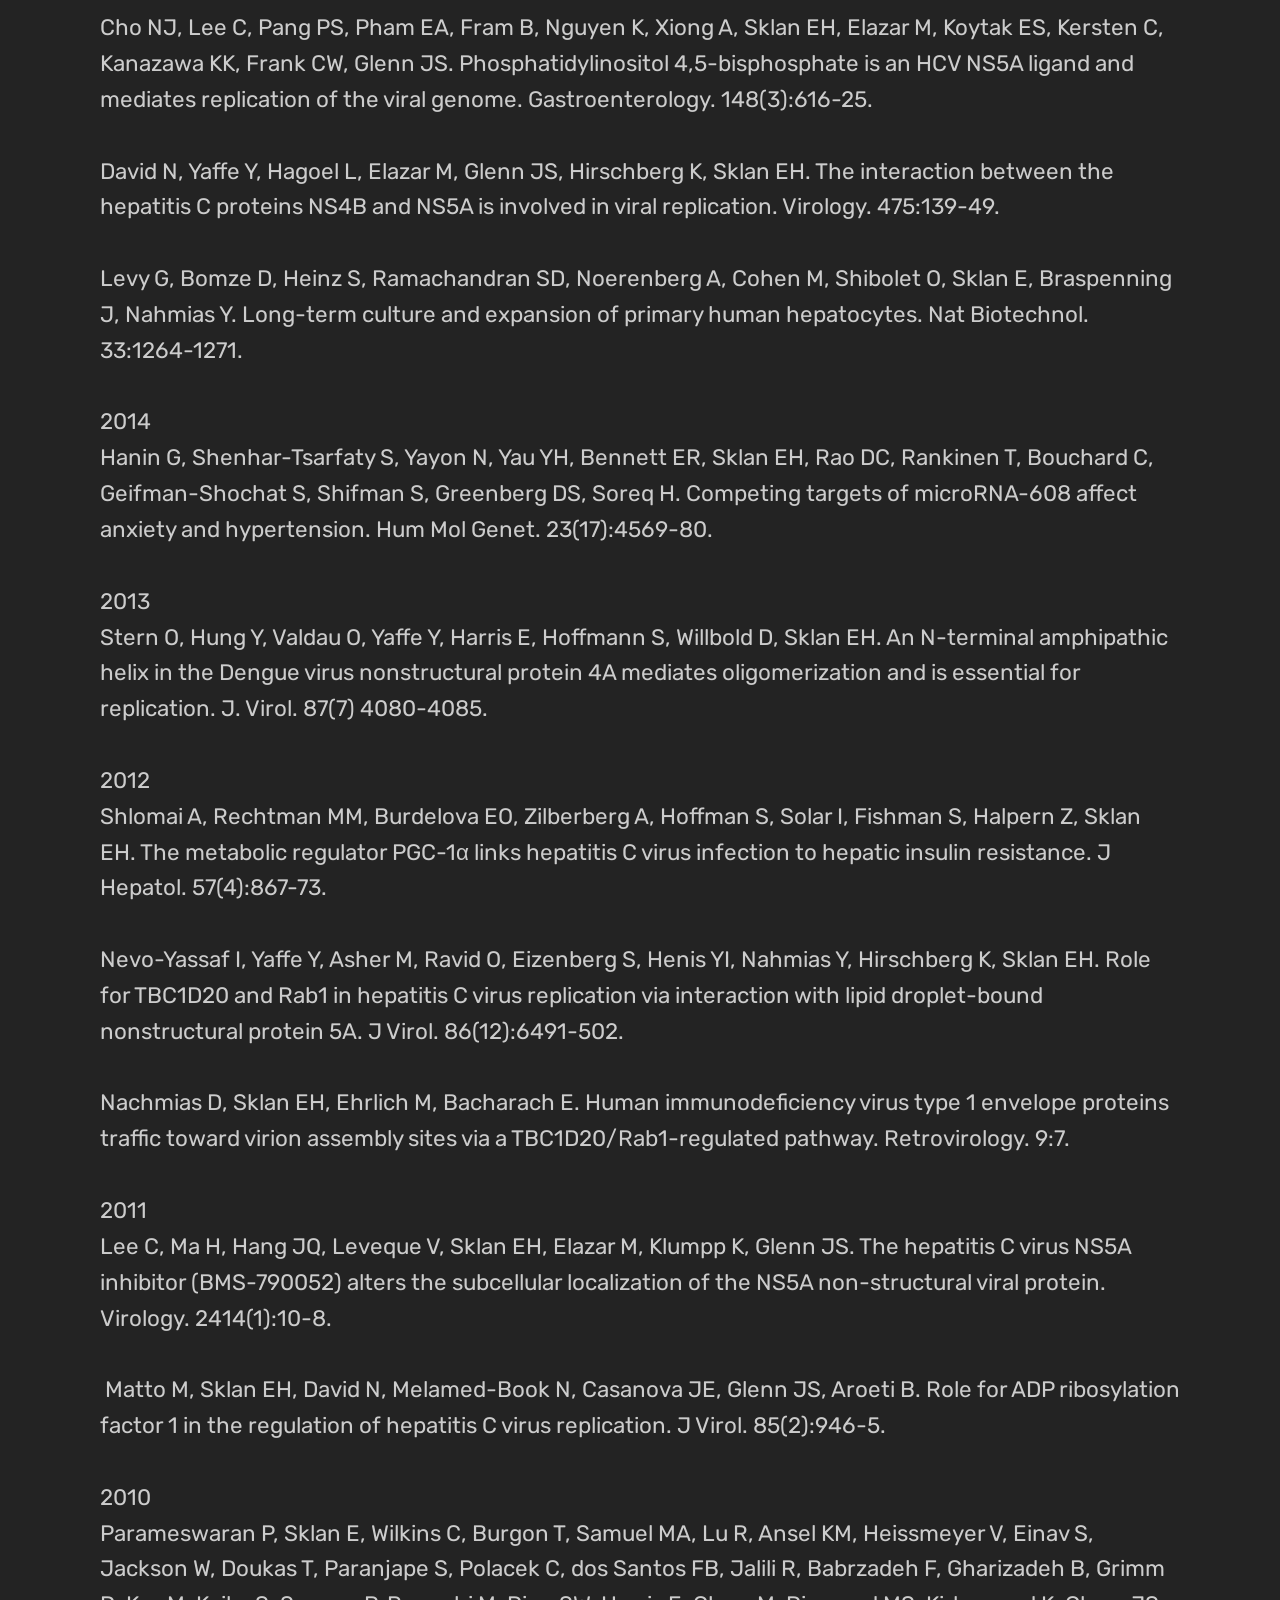
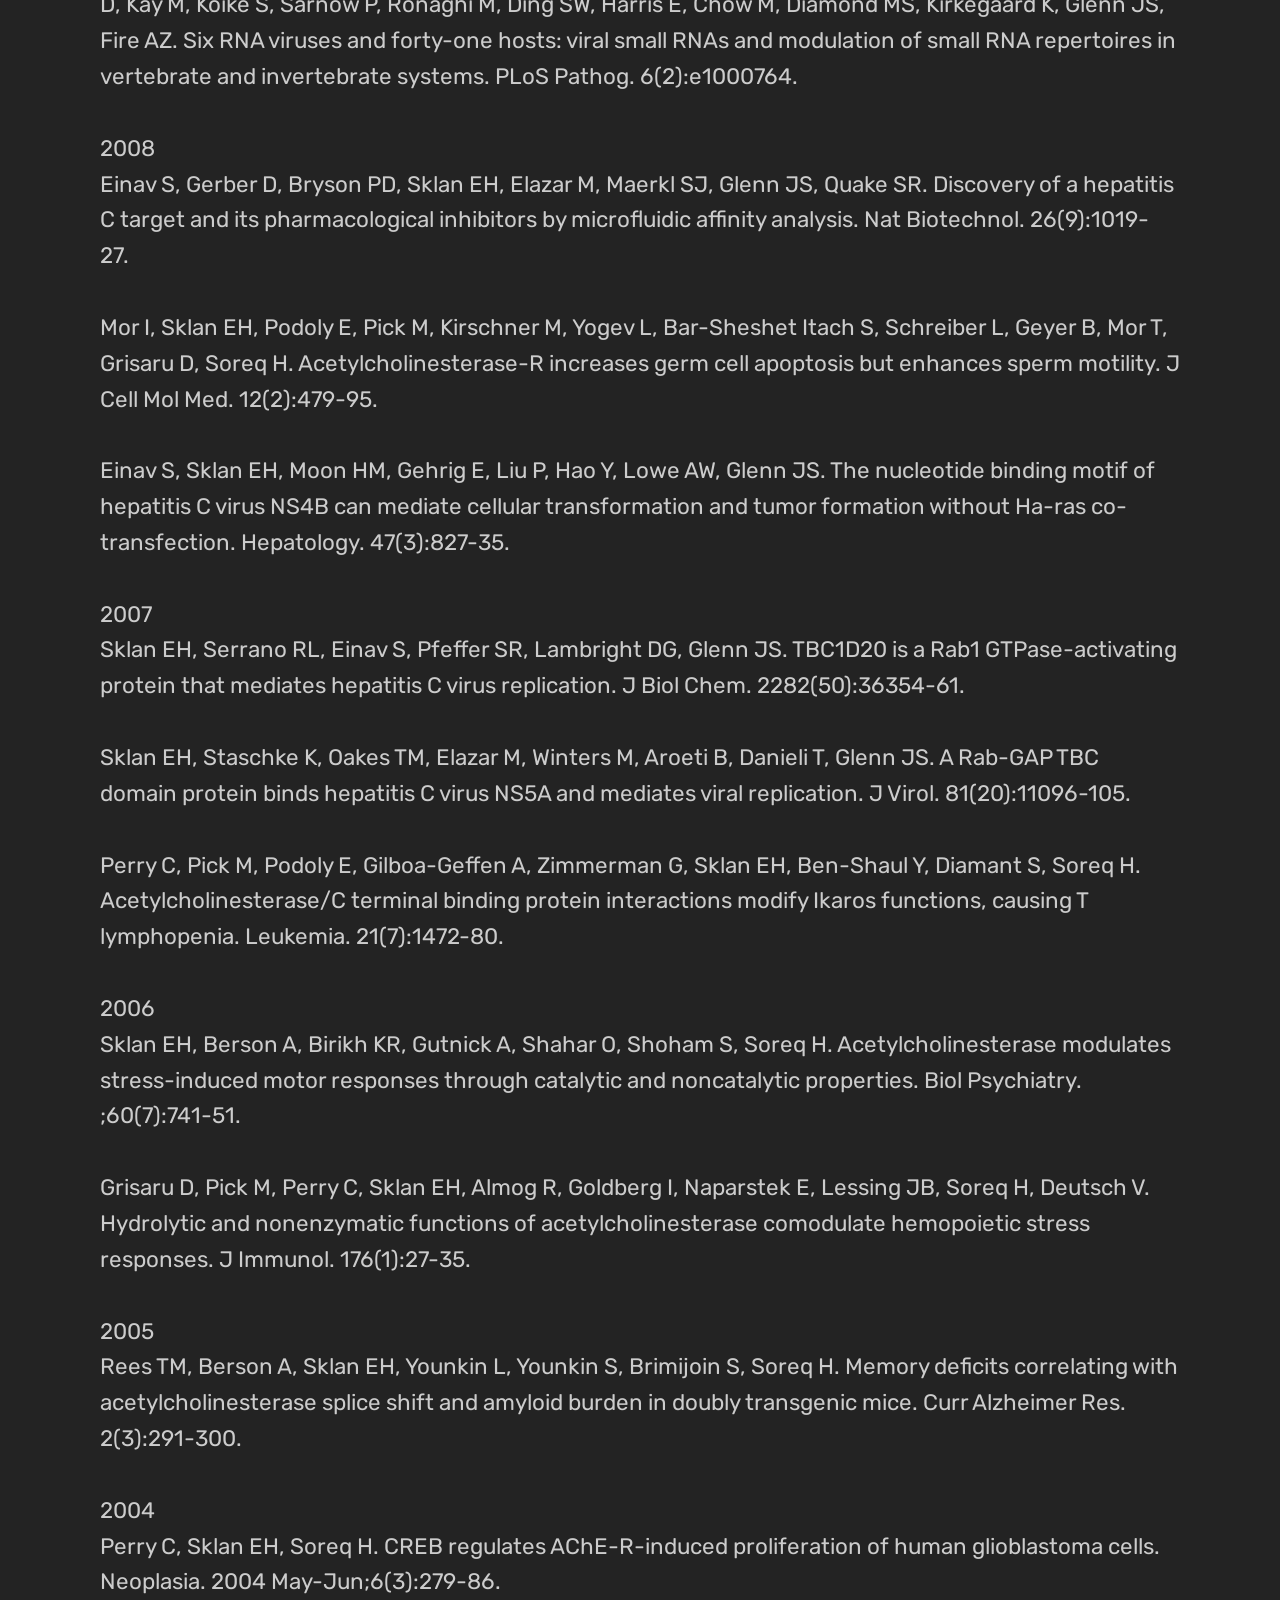
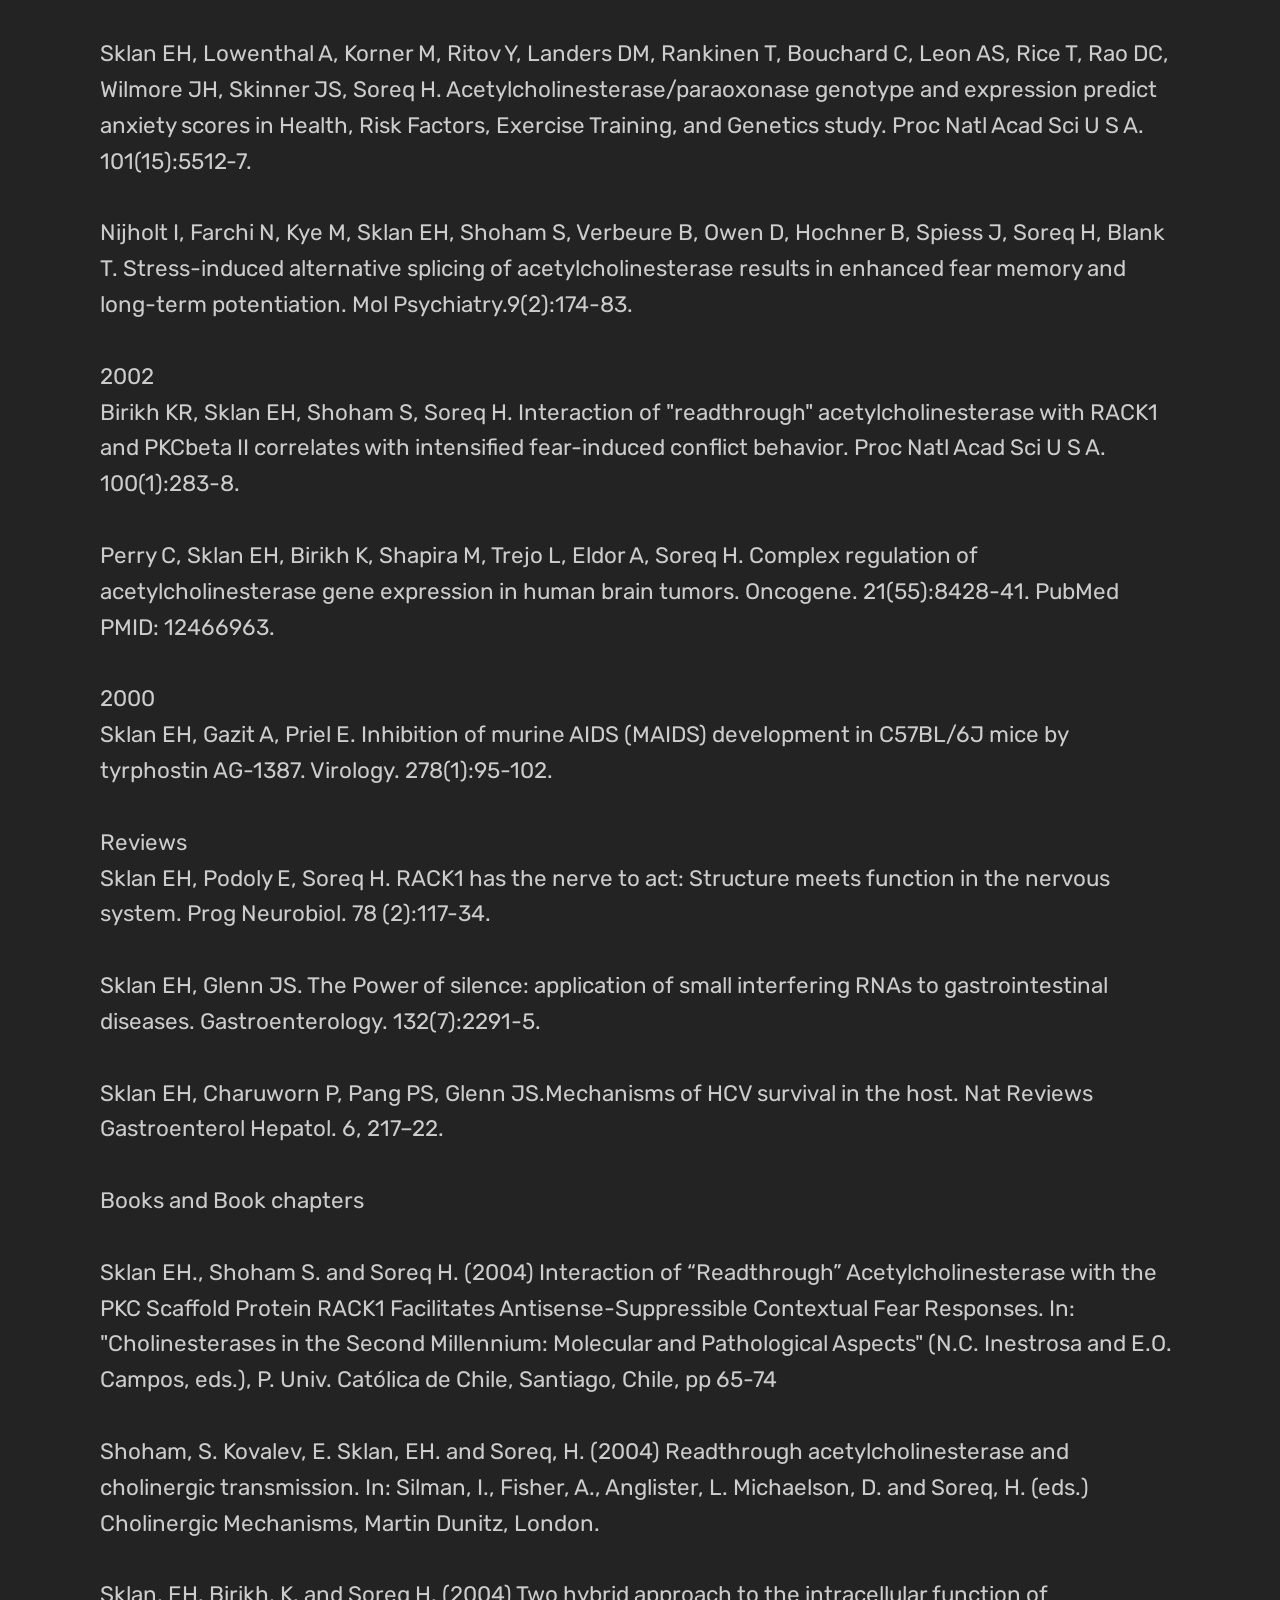
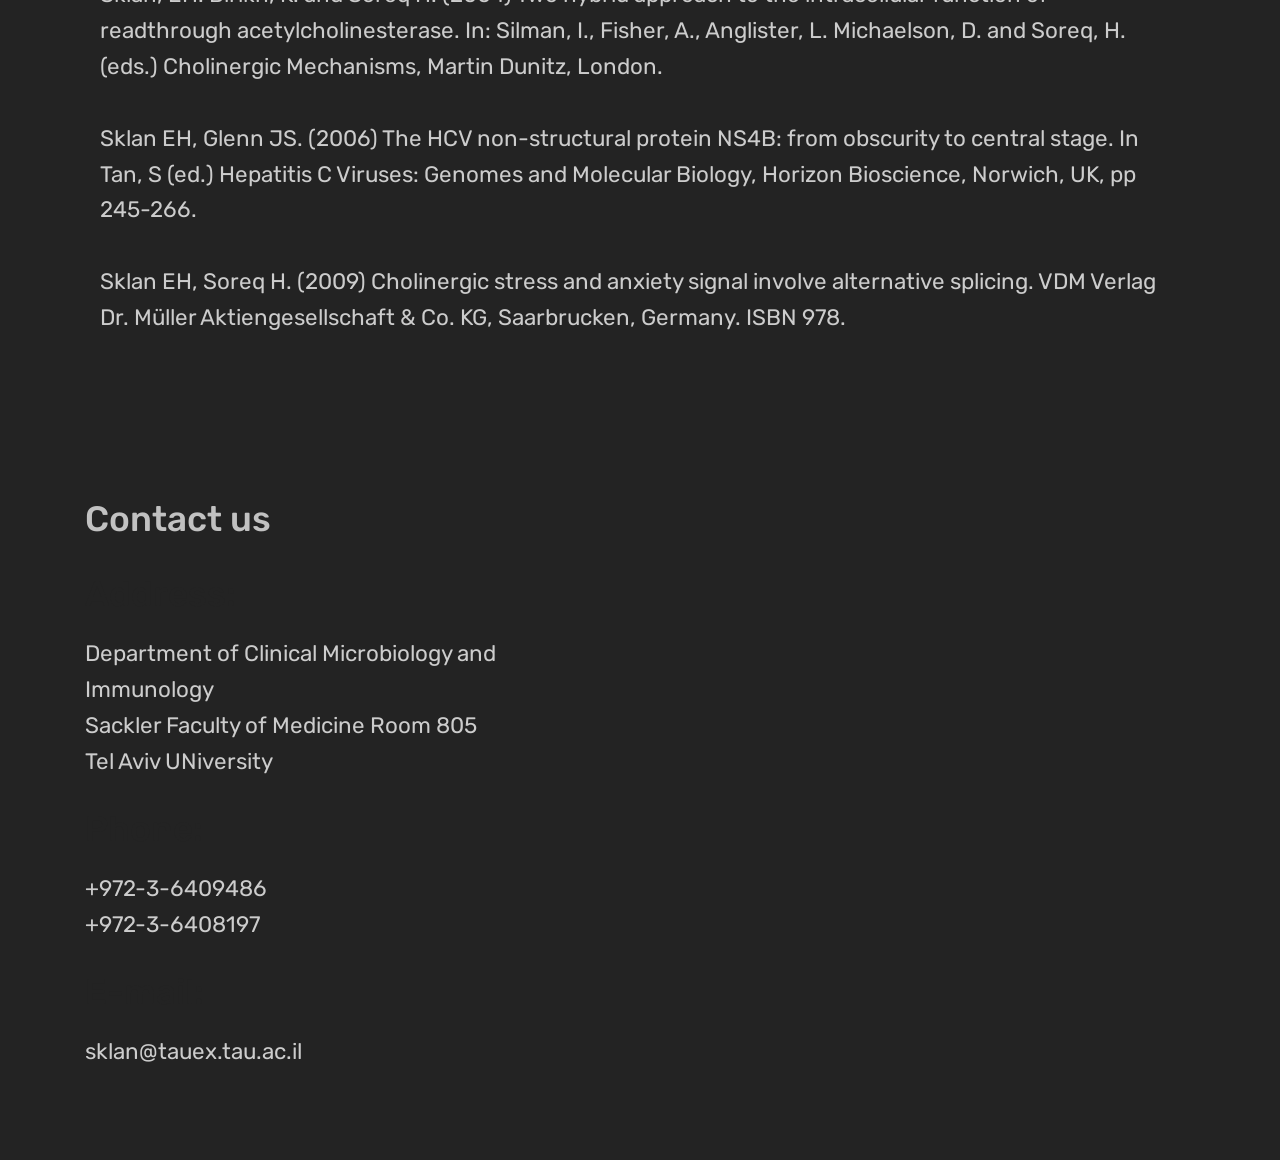
<file: html.html>
<!DOCTYPE html>
<html  >
<head>
  <!-- Site made with Mobirise Website Builder v5.0.0, https://mobirise.com -->
  <meta charset="UTF-8">
  <meta http-equiv="X-UA-Compatible" content="IE=edge">
  <meta name="generator" content="Mobirise v5.0.0, mobirise.com">
  <meta name="viewport" content="width=device-width, initial-scale=1, minimum-scale=1">
  <link rel="shortcut icon" href="assets/images/logo-tau-122x67.png" type="image/x-icon">
  <meta name="description" content="The website of the Sklan molecular virology lab at Tel Aviv University">
  
  <title>Sklan Lab</title>
  <link rel="stylesheet" href="assets/web/assets/mobirise-icons/mobirise-icons.css">
  <link rel="stylesheet" href="assets/bootstrap/css/bootstrap.min.css">
  <link rel="stylesheet" href="assets/bootstrap/css/bootstrap-grid.min.css">
  <link rel="stylesheet" href="assets/bootstrap/css/bootstrap-reboot.min.css">
  <link rel="stylesheet" href="assets/web/assets/gdpr-plugin/gdpr-styles.css">
  <link rel="stylesheet" href="assets/tether/tether.min.css">
  <link rel="stylesheet" href="assets/dropdown/css/style.css">
  <link rel="stylesheet" href="assets/animatecss/animate.min.css">
  <link rel="stylesheet" href="assets/theme/css/style.css">
  <link rel="preload" as="style" href="assets/mobirise/css/mbr-additional.css"><link rel="stylesheet" href="assets/mobirise/css/mbr-additional.css" type="text/css">
  
<meta name="google-site-verification" content="qgSgofBZJldJzvkP8LNLgsCK-75D5skEO65XENVU46s" />
  
</head>
<body>

  <section class="menu cid-rS3fm7pSPz" once="menu" id="menu1-0">

    

    <nav class="navbar navbar-expand beta-menu navbar-dropdown align-items-center navbar-fixed-top navbar-toggleable-sm">
        <button class="navbar-toggler navbar-toggler-right" type="button" data-toggle="collapse" data-target="#navbarSupportedContent" aria-controls="navbarSupportedContent" aria-expanded="false" aria-label="Toggle navigation">
            <div class="hamburger">
                <span></span>
                <span></span>
                <span></span>
                <span></span>
            </div>
        </button>
        <div class="menu-logo">
            <div class="navbar-brand">
                <span class="navbar-logo">
                    <a href="https://english.tau.ac.il/" target="_blank">
                         <img src="assets/images/logo-tau-122x67.png" alt="Mobirise" title="" style="height: 3.8rem;">
                    </a>
                </span>
                
            </div>
        </div>
        <div class="collapse navbar-collapse" id="navbarSupportedContent">
            <ul class="navbar-nav nav-dropdown nav-right" data-app-modern-menu="true"><li class="nav-item"><a class="nav-link link text-white display-4" href="https://mobirise.co">&nbsp; &nbsp; &nbsp; &nbsp; &nbsp; &nbsp; &nbsp; &nbsp; &nbsp; &nbsp;</a></li><li class="nav-item">
                    <a class="nav-link link text-white display-4" href="#top"><span class="mbri-home mbr-iconfont mbr-iconfont-btn"></span>
                        
                        Home&nbsp; &nbsp; &nbsp; &nbsp; &nbsp; &nbsp; &nbsp; &nbsp; &nbsp; &nbsp; &nbsp; &nbsp;&nbsp;</a>
                </li></ul>
            
        </div>
    </nav>
</section>

<section class="engine"><a href="https://mobirise.info/d">web maker</a></section><section class="header3 cid-rS3ihpFoWO" id="header3-9">

    

    

    <div class="container">
        <div class="media-container-row">
            <div class="mbr-figure" style="width: 130%;">
                <img src="assets/images/5-1160x1160.jpg" alt="Mobirise" title="">
            </div>

            <div class="media-content">
                <h1 class="mbr-section-title mbr-white pb-3 mbr-fonts-style display-5">Welcome to the Sklan Molecular Virology Lab</h1>
                
                <div class="mbr-section-text mbr-white pb-3 ">
                    <p class="mbr-text mbr-fonts-style display-7">Positive-strand RNA viruses encompass over one-third of all virus genera and include numerous pathogens. These viruses replicate in the cytoplasm building their replication complexes on modified host intracellular membranes. Our major goal is to better understand the interactions of these pathogens with their host cells using Hepatitis C virus, dengue virus and Zika virus as our major models. We hope that our understanding of these viruses at the basic science level will contribute at the applied level as well.&nbsp;&nbsp;<br></p>
                </div>
                
            </div>
        </div>
    </div>

</section>

<section class="services1 cid-rS4aXZmn8N" id="services1-c">
    <!---->
    
    <!---->
    <!--Overlay-->
    
    <!--Container-->
    <div class="container">
        <div class="row justify-content-center">
            <!--Titles-->
            <div class="title pb-5 col-12">
                <h2 class="align-left pb-3 mbr-fonts-style display-5">Projects in the lab</h2>
                
            </div>
            <!--Card-1-->
            <div class="card col-12 col-md-6 p-3 col-lg-3">
                <div class="card-wrapper">
                    <div class="card-img">
                        <img src="assets/images/dukhovny-1-600x341.png" alt="Mobirise" title="">
                    </div>
                    <div class="card-box">
                        <h4 class="card-title mbr-fonts-style display-2"><br><br></h4>
                        <p class="mbr-text mbr-fonts-style display-7">Mechanism of action of antiviral interferon stimulated genes.<br></p>
                        <!--Btn-->
                        
                    </div>
                </div>
            </div>
            <!--Card-2-->
            <div class="card col-12 col-md-6 p-3 col-lg-3">
                <div class="card-wrapper">
                    <div class="card-img">
                        <img src="assets/images/picture1-1-600x296.png" alt="Mobirise" title="">
                    </div>
                    <div class="card-box">
                        <h4 class="card-title mbr-fonts-style display-5"><br><br><br></h4>
                        <p class="mbr-text mbr-fonts-style display-7">Live cell imaging techniques to study viral-host interactions</p>
                        <!--Btn-->
                        
                    </div>
                </div>
            </div>
            <!--Card-3-->
            <div class="card col-12 col-md-6 p-3 col-lg-3">
                <div class="card-wrapper">
                    <div class="card-img">
                        <img src="assets/images/screen-shot-2019-06-25-at-600x201.png" alt="Mobirise" title="">
                    </div>
                    <div class="card-box">
                        <h4 class="card-title mbr-fonts-style display-5">
                            <br><br><br><br></h4>
                        <p class="mbr-text mbr-fonts-style display-7">Novel screens for the Identification  of new viral-host interactions<br></p>
                        <!--Btn-->
                        
                    </div>
                </div>
            </div>
            <!--Card-4-->
            <div class="card col-12 col-md-6 p-3 col-lg-3 last-child">
                <div class="card-wrapper">
                    <div class="card-img">
                        <img src="assets/images/screen-shot-2019-06-25-at-506x363.png" alt="Mobirise" title="">
                    </div>
                    <div class="card-box">
                        <h4 class="card-title mbr-fonts-style display-5"></h4>
                        <p class="mbr-text mbr-fonts-style display-7">Drug Resistance to viral hepatitis induced Hepatocelluar cacinoma<em>&nbsp;</em><br></p>
                        <!--Btn-->
                        
                    </div>
                </div>
            </div>
        </div>
    </div>
</section>

<section class="features7 cid-rS4goFfm2W" id="features7-d">
    
    

    
    <div class="container">
        <div class="row justify-content-center">

            <div class="card p-3 col-12 col-md-6 col-lg-3">
                <div class="media">
                    <div class="card-img pr-2">
                        <span class="mbr-iconfont mbri-edit"></span>
                    </div>
                    <div class="card-box media-body">
                        <h4 class="card-title py-3 mbr-fonts-style display-7">
                            Post-docs/MD research&nbsp; &nbsp; &nbsp; &nbsp; &nbsp; &nbsp; &nbsp; &nbsp; &nbsp; &nbsp; &nbsp; &nbsp; &nbsp;</h4>
                        <p class="mbr-text mbr-fonts-style display-7">
                           Orly Ravid<br>Ofir Har-Noy<br>
                        </p>
                    </div>
                </div>
            </div>

            <div class="card p-3 col-12 col-md-6 col-lg-3">
                <div class="media"> 
                    <div class="card-img pr-2">
                        <span class="mbr-iconfont mbri-laptop"></span>
                    </div>
                    <div class="card-box media-body">
                        <h4 class="card-title py-3 mbr-fonts-style display-7">PhD Students</h4>
                        <p class="mbr-text mbr-fonts-style display-7">Namma David<br>Omer Stern<br>Inbar Nevo-Yassaf  (Joint with Prof. Koret Hirschberg)</p>
                    </div>
                </div>
            </div>

            <div class="card p-3 col-12 col-md-6 col-lg-3">
                <div class="media">
                    <div class="card-img pr-2">
                        <span class="mbr-iconfont mbri-users"></span>
                    </div>
                    <div class="media-body card-box">
                        <h4 class="card-title py-3 mbr-fonts-style display-7">M.Sc Students</h4>
                        <p class="mbr-text mbr-fonts-style display-7">Taga Lerner <br>Michal Feldman (Joint With Prof. Rosin-Arbesfeld and Hershkovitz)<br>Rebu Varghese</p>
                    </div>
                </div>
            </div>

            <div class="card p-3 col-12 col-md-6 col-lg-3">
                <div class="media">
                    <div class="card-img pr-2">
                        <span class="mbri-desktop mbr-iconfont"></span>
                    </div>
                    <div class="card-box media-body">
                        <h4 class="card-title py-3 mbr-fonts-style display-7">Research Associates</h4>
                        <p class="mbr-text mbr-fonts-style display-7">
                           Anna Dukhovny
                        </p>
                    </div>
                </div>
            </div>
        </div>
    </div>
</section>

<section class="mbr-section content7 cid-rS4ihshBEO" id="content7-e">
          
    

    <div class="container">
        <div class="media-container-row">
            <div class="col-12 col-md-10">
                <div class="media-container-row">
                    <div class="media-content">
                        <div class="mbr-section-text">
                            <p class="mbr-text align-right mb-0 mbr-fonts-style display-7"><strong>In the news</strong><br><br><a href="https://www.ynet.co.il/articles/0,7340,L-4589625,00.html" target="_blank" class="text-white">About Ebola virus in Ynet: https://www.ynet.co.il/articles/0,7340,L-4589625,00.html</a><br><br><a href="https://www.ynet.co.il/articles/0,7340,L-4772339,00.html " target="_blank" class="text-white">About our mummy study in Ynet: https://www.ynet.co.il/articles/0,7340,L-4772339,00.html </a><br><br><a href="https://www.kan.org.il/Item/?itemId=31540" target="_blank" class="text-white">About Ebola in channel 11: https://www.kan.org.il/Item/?itemId=31540</a><br><br><a href="https://www.jpost.com/zika" target="_blank" class="text-white">About our Zika viruas study in the Jerusalem post: https://www.jpost.com/zika</a><br><br><a href="https://youtu.be/0WKdZvzPrCM" target="_blank" class="text-white">About COVID-19 in channel 11:  https://youtu.be/0WKdZvzPrCM</a><br><br><a href="https://youtu.be/0NcoZjlCYkY" class="text-white">About COVID-19 in Ynet: https://youtu.be/0NcoZjlCYkY</a></p>
                        </div>
                    </div>
                    <div class="mbr-figure" style="width: 185%;">
                     <img src="assets/images/mbr-306x321.png" alt="Mobirise" title="">  
                    </div>
                </div>
            </div>
        </div>
    </div>
</section>

<section class="mbr-section article content1 cid-rS4kWEwtuJ" id="content1-f">
    
     

    <div class="container">
        <div class="media-container-row">
            <div class="mbr-text col-12 mbr-fonts-style display-7 col-md-12"><p>Publications</p><p><br></p><div>2019</div><div><span style="font-size: 1.4rem;">Lahav-Ariel L, Caspi M, Nadar-Ponniah P, Zelikson N, Hofmann I, Hanson K, Sklan EH, Franke W, Avraham KB, Rosin-Arbesfeld R. Striatin is a novel modulator of cell adhesion. FASEB J. 33(4):4729-4740</span><br></div><div><br></div><div><span style="font-size: 1.4rem;">Dukhovny A, Lamkiewicz K, Chen Q, Fricke M, Jabrane-Ferrat N, Marz M, Jung JU, Sklan EH. A CRISPR activation screen identifies genes protecting from Zika virus infection. In press. J. Virol.</span><br></div><div><br></div><div><span style="font-size: 1.4rem;">2018</span><br></div><div><span style="font-size: 1.4rem;">Seo GJ, Kim C, Shin W, Sklan EH, Eoh H, Jung JU. TRIM56-mediated monoubiquitination of cGAS for cytosolic DNA sensing. Nature Communication, 9(1):613.&nbsp;</span><br></div><div><br></div><div>Shirazi R, Ram D, Rakovsky A, Gozlan Y, Bucris E, Shaked-Mishan P, Picard O, Shemer-Avni Y, Ben-Zvi H, Halutz O, Lurie Y, Safadi R, Mendelson E. Sklan EH, Ben-Ari Z, Mor O. Hepatitis delta seroprevalence and molecular characterization of hepatitis B and delta coinfection in Israel. BMC Infectious Diseases. 18(1):97.&nbsp;</div><div><br></div><div>Dukhovny A, Shlomai A, Sklan EH. The antiviral protein Viperin suppresses T7 polymerase mediated&nbsp;<span style="font-size: 1.4rem;">RNA synthesis–possible implications for its antiviral activity. Sci Rep. 88100.</span></div><div><br></div><div>2017</div><div><span style="font-size: 1.4rem;">Nevo-Yassaf I, Lovelle M, Nahmias Y, Hirschberg K, Sklan EH. Live cell Imaging and analysis of lipid droplets biogenesis in HCV infected cells. Methods. S1046-2023(16)30491-1.&nbsp;</span><br></div><div><br></div><div><span style="font-size: 1.4rem;">2016</span><br></div><div><span style="font-size: 1.4rem;">Levy G, Habib N, Guzzardi MA, Kitsberg D, Bomze D, Ezra E, Uygun BE, Uygun K, Trippler M, Schlaak JF, Shibolet O, Sklan EH, Cohen M, Timm J, Friedman N, Nahmias Y. Nuclear receptors control pro-viral and antiviral metabolic responses to hepatitis C virus infection. Nat Chem Biol. 12(12):1037-1045.&nbsp;</span><br></div><div><br></div><div>&nbsp;<span style="font-size: 1.4rem;">Feldman M, Hershkovitz I, Sklan EH, Kahila Bar-Gal G, Pap I, Szikossy I, Rosin-Arbesfeld R. Detection of a Tumor Suppressor Gene Variant Predisposing to Colorectal Cancer in an 18th Century Hungarian Mummy. PLoS One. 11(2):e0147217.&nbsp;</span></div><div><span style="font-size: 1.4rem;"><br></span></div><div><span style="font-size: 1.4rem;">2015</span><br></div><div><span style="font-size: 1.4rem;">Hung YF, Schwarten M, Hoffmann S, Willbold D, Sklan EH, Koenig B. Amino Terminal Region of Dengue Virus NS4A Cytosolic Domain Binds to Highly Curved Liposomes. Viruses. 21;7(7):4119-30.</span><br></div><div></div><div><br></div><div>Yaffe Y, Hugger I, Yassaf IN, Shepshelovitch J, Sklan EH, Elkabetz Y, Yeheskel A, Pasmanik-Chor M, Benzing C, Macmillan A, Gaus K, Eshed-Eisenbach Y, Peles E, Hirschberg K. The myelin proteolipid plasmolipin forms oligomers and induces liquid-ordered membranes in the Golgi complex. J Cell Sci. 128(13):2293-302.&nbsp;</div><div><br></div><div>Hung YF, Schwarten M, Schünke S, Thiagarajan-Rosenkranz P, Hoffmann S, Sklan EH, Willbold D, Koenig BW. Dengue virus NS4A cytoplasmic domain binding to liposomes is sensitive to membrane curvature. Biochim Biophys Acta. 1848(5):1119-26.&nbsp;</div><div><br></div><div>Cho NJ, Lee C, Pang PS, Pham EA, Fram B, Nguyen K, Xiong A, Sklan EH, Elazar M, Koytak ES, Kersten C, Kanazawa KK, Frank CW, Glenn JS. Phosphatidylinositol 4,5-bisphosphate is an HCV NS5A ligand and mediates replication of the viral genome. Gastroenterology. 148(3):616-25.</div><div><span style="font-size: 1.4rem;">​</span><br></div><div>David N, Yaffe Y, Hagoel L, Elazar M, Glenn JS, Hirschberg K, Sklan EH. The interaction between the hepatitis C proteins NS4B and NS5A is involved in viral replication. Virology. 475:139-49.&nbsp;</div><div><br></div><div>Levy G, Bomze D, Heinz S, Ramachandran SD, Noerenberg A, Cohen M, Shibolet O, Sklan E, Braspenning J, Nahmias Y. Long-term culture and expansion of primary human hepatocytes. Nat Biotechnol. 33:1264-1271.&nbsp;</div><div><br></div><div>2014</div><div><span style="font-size: 1.4rem;">Hanin G, Shenhar-Tsarfaty S, Yayon N, Yau YH, Bennett ER, Sklan EH, Rao DC, Rankinen T, Bouchard C, Geifman-Shochat S, Shifman S, Greenberg DS, Soreq H. Competing targets of microRNA-608 affect anxiety and hypertension. Hum Mol Genet. 23(17):4569-80.</span><br></div><div><br></div><div>2013</div><div><span style="font-size: 1.4rem;">Stern O, Hung Y, Valdau O, Yaffe Y, Harris E, Hoffmann S, Willbold D, Sklan EH. An N-terminal amphipathic helix in the Dengue virus nonstructural protein 4A mediates oligomerization and is essential for replication. J. Virol. 87(7) 4080-4085.&nbsp;</span><br></div><div><br></div><div>2012</div><div><span style="font-size: 1.4rem;">Shlomai A, Rechtman MM, Burdelova EO, Zilberberg A, Hoffman S, Solar I, Fishman S, Halpern Z, Sklan EH. The metabolic regulator PGC-1α links hepatitis C virus infection to hepatic insulin resistance. J Hepatol. 57(4):867-73.</span><br></div><div><br></div><div><span style="font-size: 1.4rem;">Nevo-Yassaf I, Yaffe Y, Asher M, Ravid O, Eizenberg S, Henis YI, Nahmias Y, Hirschberg K, Sklan EH. Role for TBC1D20 and Rab1 in hepatitis C virus replication via interaction with lipid droplet-bound nonstructural protein 5A. J Virol. 86(12):6491-502.&nbsp;</span><br></div><div><br></div><div>​<span style="font-size: 1.4rem;">Nachmias D, Sklan EH, Ehrlich M, Bacharach E. Human immunodeficiency virus type 1 envelope proteins traffic toward virion assembly sites via a TBC1D20/Rab1-regulated pathway. Retrovirology. 9:7.&nbsp;</span></div><div><br></div><div><span style="font-size: 1.4rem;">2011</span><br></div><div><span style="font-size: 1.4rem;">Lee C, Ma H, Hang JQ, Leveque V, Sklan EH, Elazar M, Klumpp K, Glenn JS. The hepatitis C virus NS5A inhibitor (BMS-790052) alters the subcellular localization of the NS5A non-structural viral protein. Virology. 2414(1):10-8.</span><br></div><div><br></div><div>&nbsp;<span style="font-size: 1.4rem;">Matto M, Sklan EH, David N, Melamed-Book N, Casanova JE, Glenn JS, Aroeti B. Role for ADP ribosylation factor 1 in the regulation of hepatitis C virus replication. J Virol. 85(2):946-5.</span></div><div><br></div><div><span style="font-size: 1.4rem;">2010</span><br></div><div><span style="font-size: 1.4rem;">Parameswaran P, Sklan E, Wilkins C, Burgon T, Samuel MA, Lu R, Ansel KM, Heissmeyer V, Einav S, Jackson W, Doukas T, Paranjape S, Polacek C, dos Santos FB, Jalili R, Babrzadeh F, Gharizadeh B, Grimm D, Kay M, Koike S, Sarnow P, Ronaghi M, Ding SW, Harris E, Chow M, Diamond MS, Kirkegaard K, Glenn JS, Fire AZ. Six RNA viruses and forty-one hosts: viral small RNAs and modulation of small RNA repertoires in vertebrate and invertebrate systems. PLoS Pathog. 6(2):e1000764.&nbsp;</span><br></div><div><span style="font-size: 1.4rem;"><br></span></div><div><span style="font-size: 1.4rem;">2008</span><br></div><div><span style="font-size: 1.4rem;">Einav S, Gerber D, Bryson PD, Sklan EH, Elazar M, Maerkl SJ, Glenn JS, Quake SR. Discovery of a hepatitis C target and its pharmacological inhibitors by microfluidic affinity analysis. Nat Biotechnol. 26(9):1019-27.&nbsp;</span><br></div><div><br></div><div>Mor I, Sklan EH, Podoly E, Pick M, Kirschner M, Yogev L, Bar-Sheshet Itach S, Schreiber L, Geyer B, Mor T, Grisaru D, Soreq H. Acetylcholinesterase-R increases germ cell apoptosis but enhances sperm motility. J Cell Mol Med. 12(2):479-95.</div><div><br></div><div>Einav S, Sklan EH, Moon HM, Gehrig E, Liu P, Hao Y, Lowe AW, Glenn JS. The nucleotide binding motif of hepatitis C virus NS4B can mediate cellular transformation and tumor formation without Ha-ras co-transfection. Hepatology. 47(3):827-35.&nbsp;</div><div><br></div><div>2007</div><div><span style="font-size: 1.4rem;">Sklan EH, Serrano RL, Einav S, Pfeffer SR, Lambright DG, Glenn JS. TBC1D20 is a Rab1 GTPase-activating protein that mediates hepatitis C virus replication. J Biol Chem. 2282(50):36354-61.&nbsp;</span><br></div><div><br></div><div>​<span style="font-size: 1.4rem;">Sklan EH, Staschke K, Oakes TM, Elazar M, Winters M, Aroeti B, Danieli T, Glenn JS. A Rab-GAP TBC domain protein binds hepatitis C virus NS5A and mediates viral replication. J Virol. 81(20):11096-105.&nbsp;</span></div><div><br></div><div>Perry C, Pick M, Podoly E, Gilboa-Geffen A, Zimmerman G, Sklan EH, Ben-Shaul Y, Diamant S, Soreq H. Acetylcholinesterase/C terminal binding protein interactions modify Ikaros functions, causing T lymphopenia. Leukemia. 21(7):1472-80.&nbsp;</div><div><br></div><div>2006</div><div><span style="font-size: 1.4rem;">Sklan EH, Berson A, Birikh KR, Gutnick A, Shahar O, Shoham S, Soreq H. Acetylcholinesterase modulates stress-induced motor responses through catalytic and noncatalytic properties. Biol Psychiatry. ;60(7):741-51.</span><br></div><div><br></div><div>Grisaru D, Pick M, Perry C, Sklan EH, Almog R, Goldberg I, Naparstek E, Lessing JB, Soreq H, Deutsch V. Hydrolytic and nonenzymatic functions of acetylcholinesterase comodulate hemopoietic stress responses. J Immunol. 176(1):27-35.&nbsp;</div><div><br></div><div>2005</div><div><span style="font-size: 1.4rem;">Rees TM, Berson A, Sklan EH, Younkin L, Younkin S, Brimijoin S, Soreq H. Memory deficits correlating with acetylcholinesterase splice shift and amyloid burden in doubly transgenic mice. Curr Alzheimer Res. 2(3):291-300.&nbsp;</span><br></div><div><br></div><div>2004</div><div><span style="font-size: 1.4rem;">Perry C, Sklan EH, Soreq H. CREB regulates AChE-R-induced proliferation of human glioblastoma cells. Neoplasia. 2004 May-Jun;6(3):279-86.</span><br></div><div><br></div><div>Sklan EH, Lowenthal A, Korner M, Ritov Y, Landers DM, Rankinen T, Bouchard C, Leon AS, Rice T, Rao DC, Wilmore JH, Skinner JS, Soreq H. Acetylcholinesterase/paraoxonase genotype and expression predict anxiety scores in Health, Risk Factors, Exercise Training, and Genetics study. Proc Natl Acad Sci U S A. 101(15):5512-7.</div><div><br></div><div>Nijholt I, Farchi N, Kye M, Sklan EH, Shoham S, Verbeure B, Owen D, Hochner B, Spiess J, Soreq H, Blank T. Stress-induced alternative splicing of acetylcholinesterase results in enhanced fear memory and long-term potentiation. Mol Psychiatry.9(2):174-83.&nbsp;</div><div><br></div><div>2002</div><div><span style="font-size: 1.4rem;">Birikh KR, Sklan EH, Shoham S, Soreq H. Interaction of "readthrough" acetylcholinesterase with RACK1 and PKCbeta II correlates with intensified fear-induced conflict behavior. Proc Natl Acad Sci U S A. 100(1):283-8.</span><br></div><div><br></div><div>Perry C, Sklan EH, Birikh K, Shapira M, Trejo L, Eldor A, Soreq H. Complex regulation of acetylcholinesterase gene expression in human brain tumors. Oncogene. 21(55):8428-41. PubMed PMID: 12466963.</div><div><br></div><div>2000</div><div><span style="font-size: 1.4rem;">Sklan EH, Gazit A, Priel E. Inhibition of murine AIDS (MAIDS) development in C57BL/6J mice by tyrphostin AG-1387. Virology. 278(1):95-102.</span><br></div><div><br></div><div><span style="font-size: 1.4rem;">Reviews</span><br></div><div><span style="font-size: 1.4rem;">Sklan EH, Podoly E, Soreq H. RACK1 has the nerve to act: Structure meets function in the nervous system. Prog Neurobiol. 78 (2):117-34.&nbsp;</span><br></div><div><br></div><div>​<span style="font-size: 1.4rem;">Sklan EH, Glenn JS. The Power of silence: application of small interfering RNAs to gastrointestinal diseases. Gastroenterology. 132(7):2291-5.&nbsp;</span><span style="font-size: 1.4rem;">​</span></div><div><br></div><div>Sklan EH, Charuworn P, Pang PS, Glenn JS.Mechanisms of HCV survival in the host. Nat Reviews Gastroenterol Hepatol. 6, 217–22.</div><div><br></div><div>Books and Book chapters</div><div><br></div><div><span style="font-size: 1.4rem;">Sklan EH., Shoham S. and Soreq H. (2004) Interaction of “Readthrough” Acetylcholinesterase with the PKC Scaffold Protein RACK1 Facilitates Antisense-Suppressible Contextual Fear Responses. In: "Cholinesterases in the Second Millennium: Molecular and Pathological Aspects" (N.C. Inestrosa and E.O. Campos, eds.), P. Univ. Católica de Chile, Santiago, Chile, pp 65-74</span><br></div><div><br></div><div><span style="font-size: 1.4rem;">Shoham, S. Kovalev, E. Sklan, EH. and Soreq, H. (2004) Readthrough acetylcholinesterase and cholinergic transmission. In: Silman, I., Fisher, A., Anglister, L. Michaelson, D. and Soreq, H. (eds.) Cholinergic Mechanisms, Martin Dunitz, London.</span><br></div><div><br></div><div>Sklan, EH. Birikh, K. and Soreq H. (2004) Two hybrid approach to the intracellular function of readthrough acetylcholinesterase. In: Silman, I., Fisher, A., Anglister, L. Michaelson, D. and Soreq, H. (eds.) Cholinergic Mechanisms, Martin Dunitz, London.</div><div><br></div><div>Sklan EH, Glenn JS. (2006) The HCV non-structural protein NS4B: from obscurity to central stage. In Tan, S (ed.) Hepatitis C Viruses: Genomes and Molecular Biology, Horizon Bioscience, Norwich, UK, pp 245-266.</div><div><br></div><div>Sklan EH, Soreq H. (2009) Cholinergic stress and anxiety signal involve alternative splicing. VDM Verlag Dr. Müller Aktiengesellschaft &amp; Co. KG, Saarbrucken, Germany. ISBN 978.</div><p></p></div>
        </div>
    </div>
</section>

<section class="mbr-section contacts1 cid-rS3g4TRM71" id="contacts1-6">
    <!---->
    
    <!---->
    <!--Overlay-->
    
    <!--Container-->
    <div class="container">
        <div class="row">
            <!--Titles-->
            <div class="title col-12">
                <h2 class="align-left mbr-fonts-style display-5">
                    Contact us</h2>
                
            </div>
            <!--Left-->
            <div class="col-12 col-md-6">
                <div class="left-block wrapper">
                    <div class="b b-adress">
                        <h5 class="align-left mbr-fonts-style m-0 display-5">
                            Address:
                        </h5>
                        <p class="mbr-text align-left mbr-fonts-style display-7">
                            Department of Clinical Microbiology and Immunology<br>Sackler Faculty of Medicine Room 805<br>Tel Aviv UNiversity</p>
                    </div>
                    <div class="b b-phone">
                        <h5 class="align-left mbr-fonts-style m-0 display-5">
                            Phone:
                        </h5>
                        <p class="mbr-text align-left mbr-fonts-style display-7">
                            +972-3-6409486<br>+972-3-6408197</p>
                    </div>
                    <div class="b b-mail">
                        <h5 class="align-left mbr-fonts-style m-0 display-5">
                            E-mail:
                        </h5>
                        <p class="mbr-text align-left mbr-fonts-style display-7">
                            sklan@tauex.tau.ac.il</p>
                    </div>
                </div>
            </div>
            <!--Right-->
            <div class="col-12 col-md-6">
                <div class="google-map"><iframe frameborder="0" style="border:0" src="https://www.google.com/maps/embed?pb=!1m18!1m12!1m3!1d3379.246072323134!2d34.80347741589127!3d32.116656124666925!2m3!1f0!2f0!3f0!3m2!1i1024!2i768!4f13.1!3m3!1m2!1s0x151d496e46e3565d%3A0x30484dab485af2a3!2z15TXpNen15XXnNeY15Qg15zXqNek15XXkNeUINeQ15XXoNeZ15HXqNeh15nXmNeqINeq15wg15DXkdeZ15Eg16Ii16kg16HXkNen15zXqA!5e0!3m2!1sen!2sil!4v1583140281211!5m2!1sen!2sil" allowfullscreen=""></iframe></div>
            </div>
        </div>
    </div>
</section>


  <script src="assets/web/assets/jquery/jquery.min.js"></script>
  <script src="assets/popper/popper.min.js"></script>
  <script src="assets/bootstrap/js/bootstrap.min.js"></script>
  <script src="assets/tether/tether.min.js"></script>
  <script src="assets/smoothscroll/smooth-scroll.js"></script>
  <script src="assets/dropdown/js/nav-dropdown.js"></script>
  <script src="assets/dropdown/js/navbar-dropdown.js"></script>
  <script src="assets/touchswipe/jquery.touch-swipe.min.js"></script>
  <script src="assets/viewportchecker/jquery.viewportchecker.js"></script>
  <script src="assets/theme/js/script.js"></script>
  
  
 <div id="scrollToTop" class="scrollToTop mbr-arrow-up"><a style="text-align: center;"><i class="mbr-arrow-up-icon mbr-arrow-up-icon-cm cm-icon cm-icon-smallarrow-up"></i></a></div>
    <input name="animation" type="hidden">
  </body>
</html>
</file>
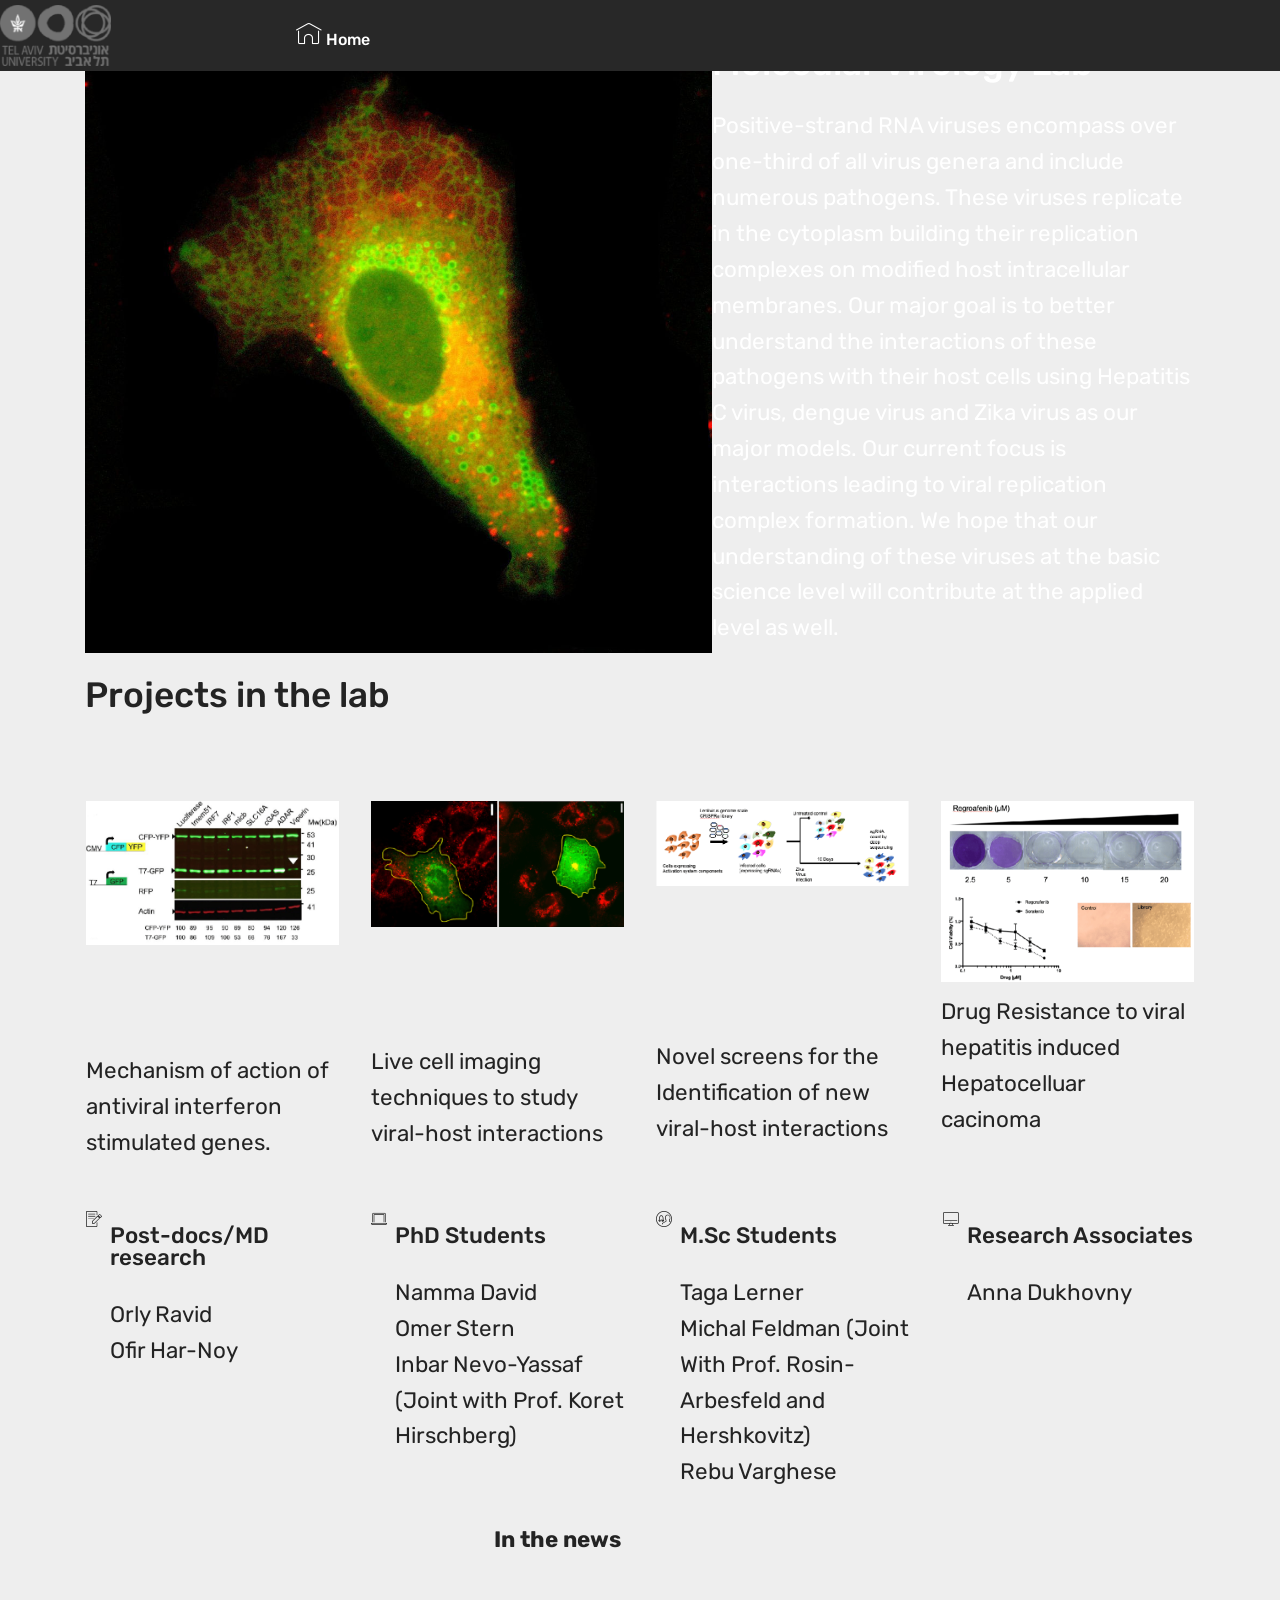
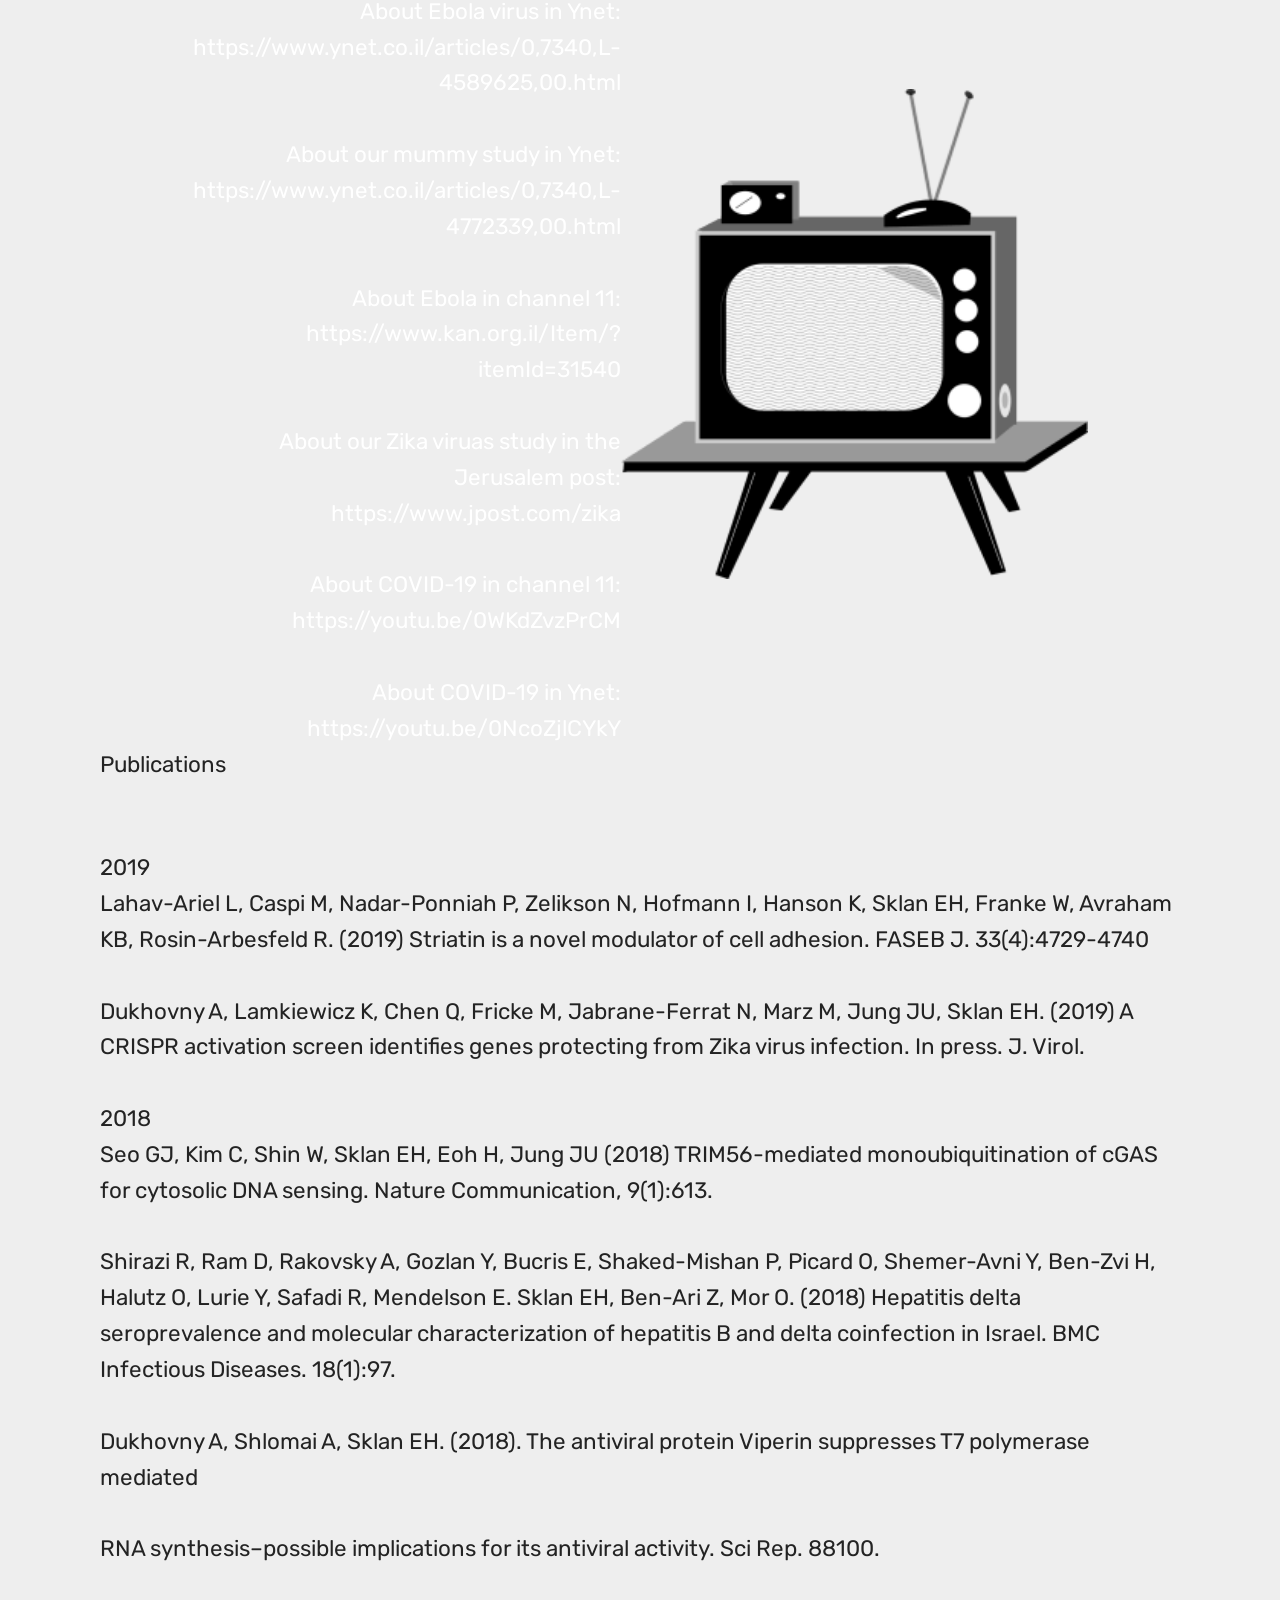
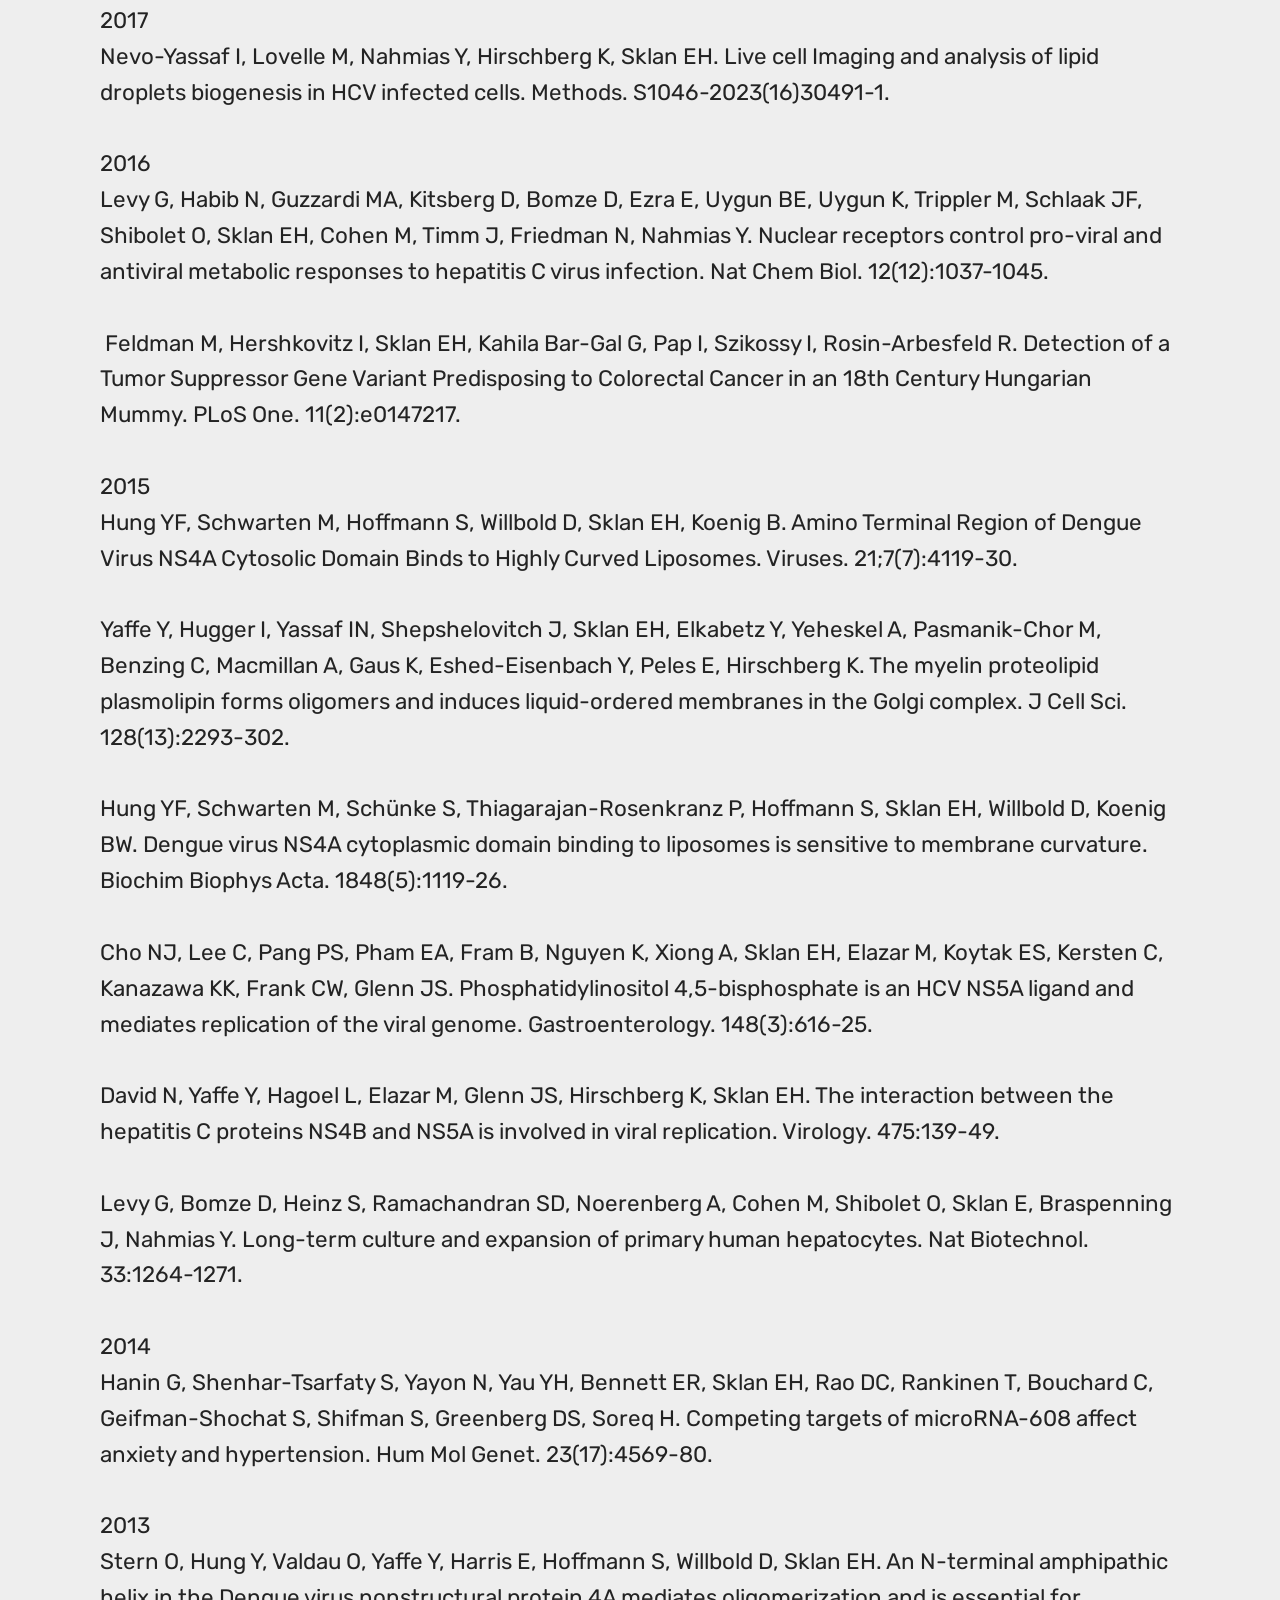
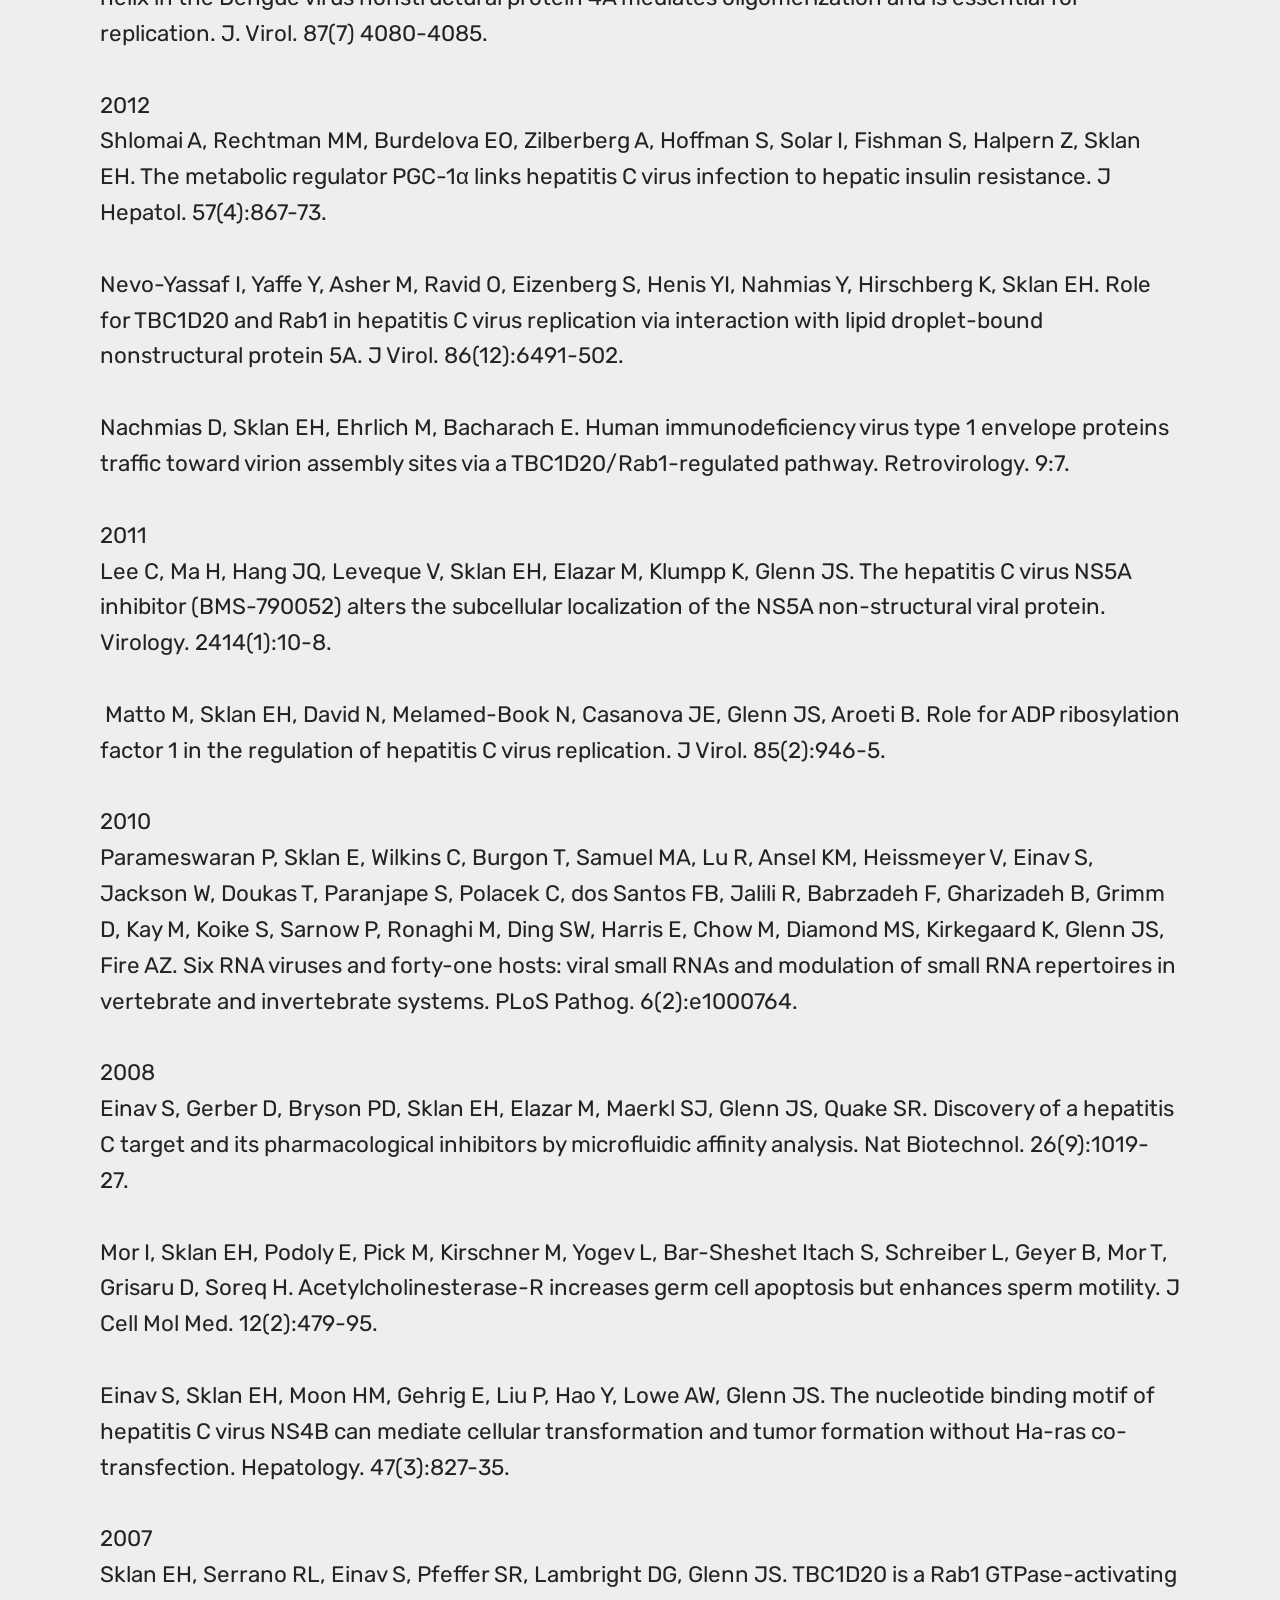
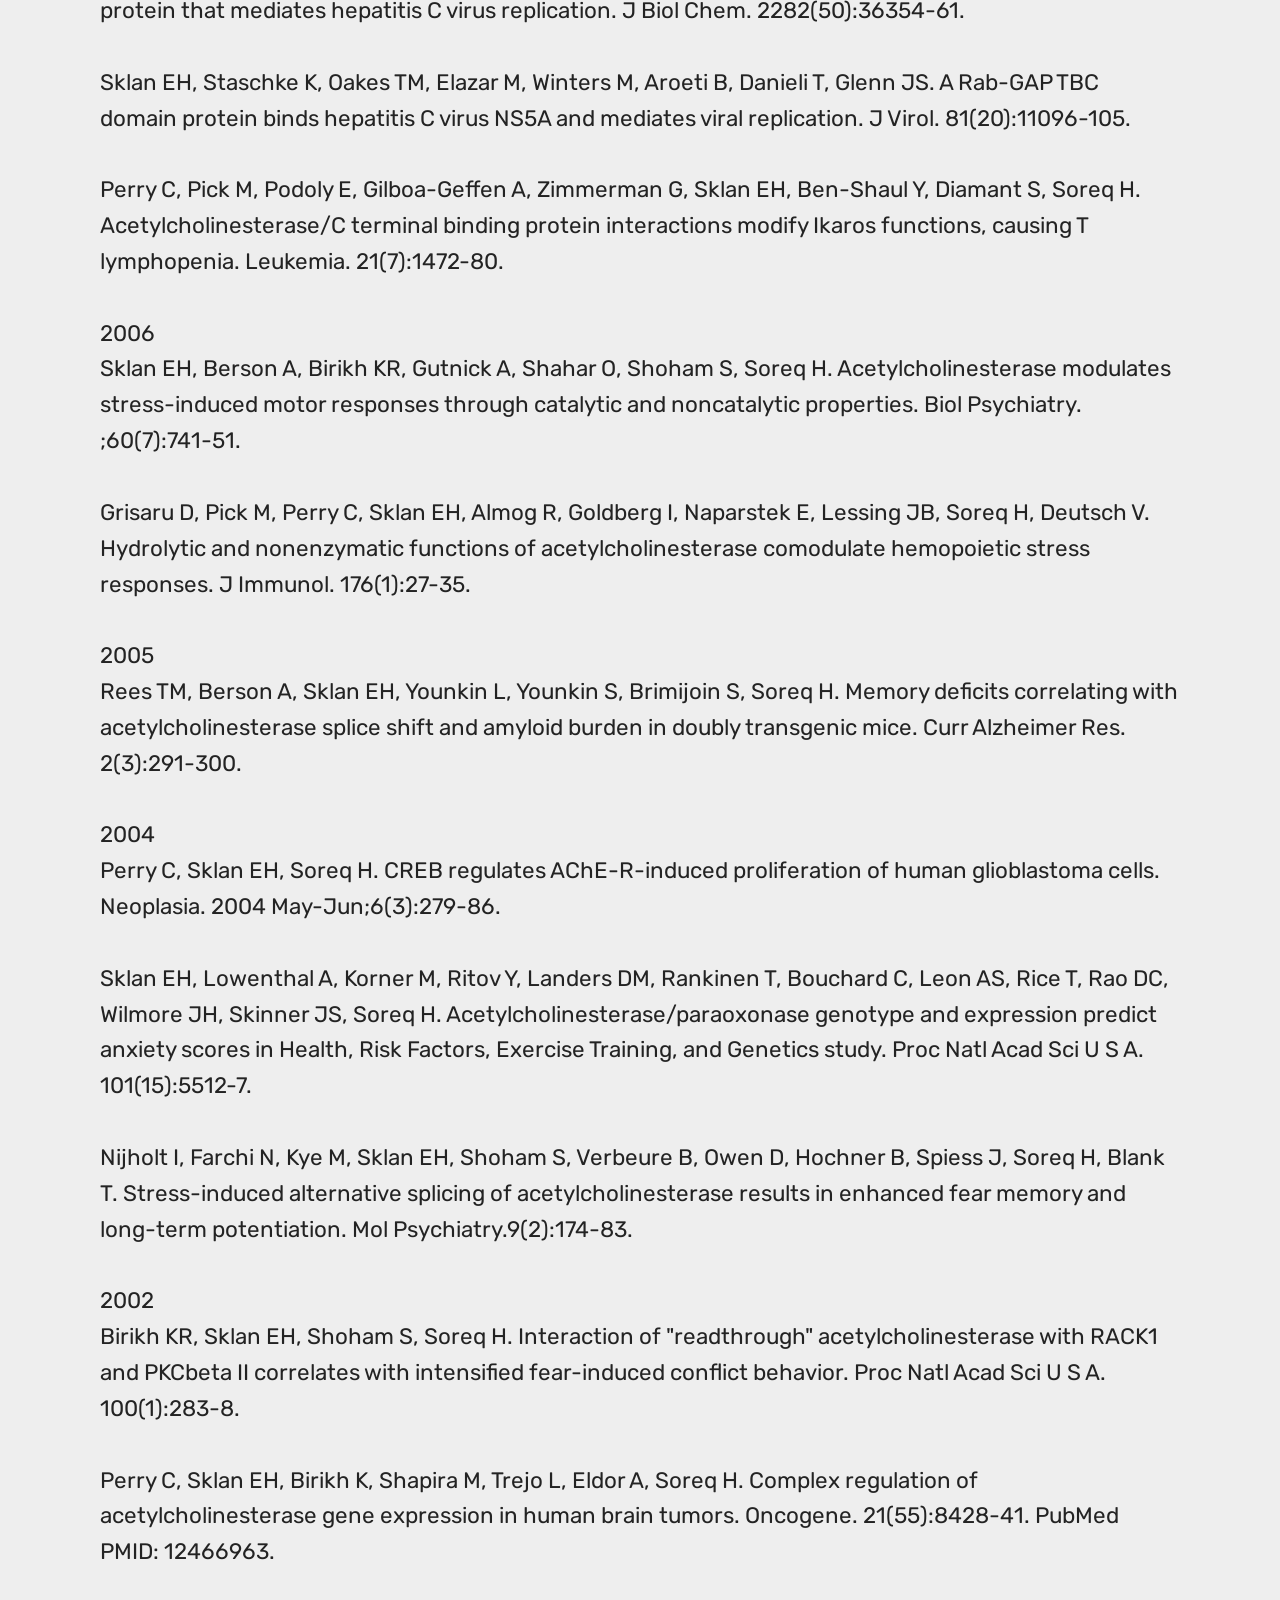
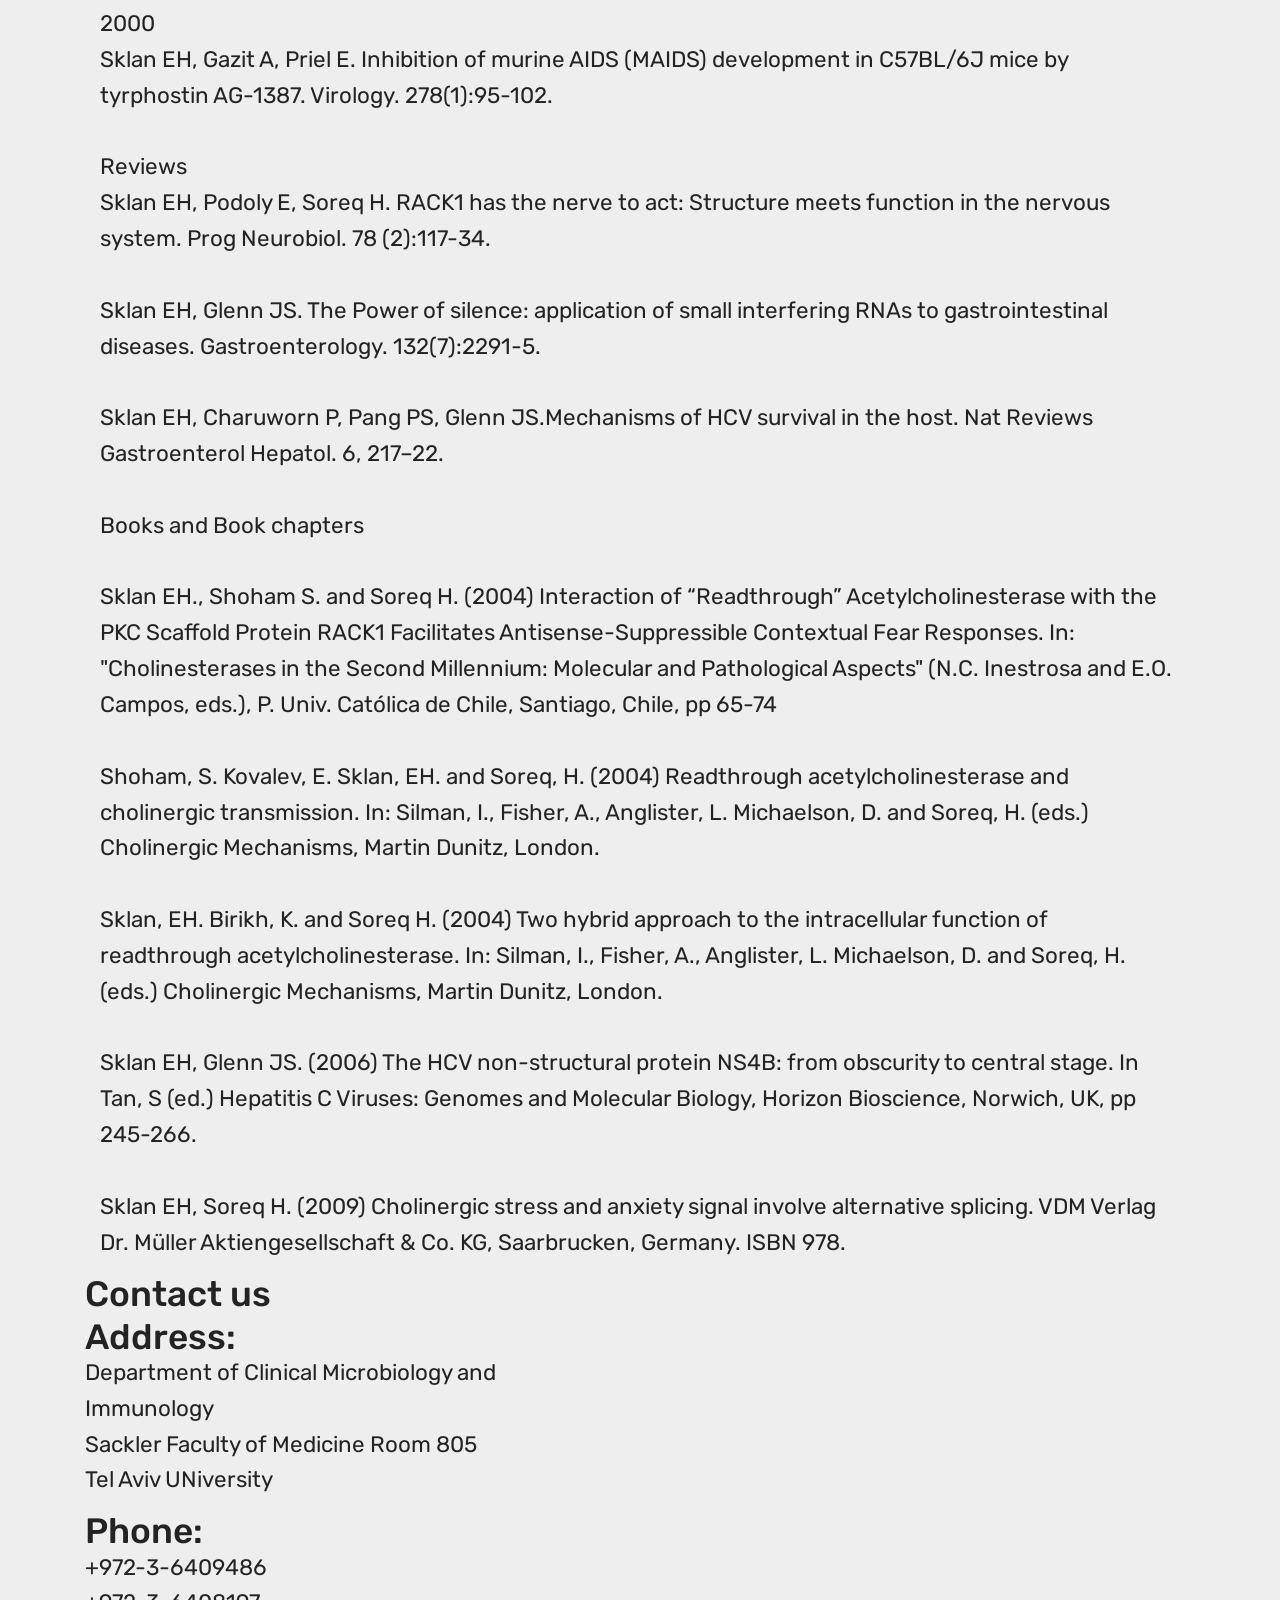
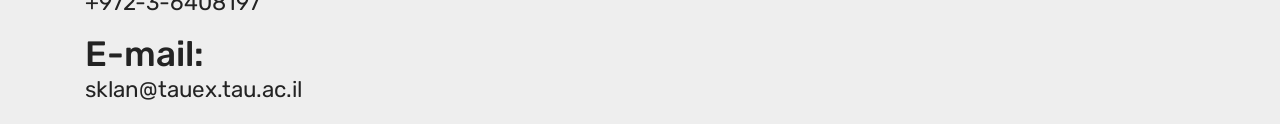
<file: page1.html>
<!DOCTYPE html>
<html  >
<head>
   <!-- Site made with Mobirise Website Builder v5.0.0, https://mobirise.com -->
  <meta charset="UTF-8">
  <meta http-equiv="X-UA-Compatible" content="IE=edge">
  <meta name="generator" content="Mobirise v5.0.0, mobirise.com">
  <meta name="viewport" content="width=device-width, initial-scale=1, minimum-scale=1">
  <link rel="shortcut icon" href="assets/images/logo-tau-122x67.png" type="image/x-icon">
  <meta name="description" content="The website of the Sklan molecular virology lab at Tel Aviv University">
  
  <title>Page 1</title>
  <link rel="stylesheet" href="assets/web/assets/mobirise-icons/mobirise-icons.css">
  <link rel="stylesheet" href="assets/bootstrap/css/bootstrap.min.css">
  <link rel="stylesheet" href="assets/bootstrap/css/bootstrap-grid.min.css">
  <link rel="stylesheet" href="assets/bootstrap/css/bootstrap-reboot.min.css">
  <link rel="stylesheet" href="assets/web/assets/gdpr-plugin/gdpr-styles.css">
  <link rel="stylesheet" href="assets/tether/tether.min.css">
  <link rel="stylesheet" href="assets/dropdown/css/style.css">
  <link rel="stylesheet" href="assets/animatecss/animate.min.css">
  <link rel="stylesheet" href="assets/theme/css/style.css">
  <link rel="preload" as="style" href="assets/mobirise/css/mbr-additional.css"><link rel="stylesheet" href="assets/mobirise/css/mbr-additional.css" type="text/css">
  
   <meta name="google-site-verification" content="qgSgofBZJldJzvkP8LNLgsCK-75D5skEO65XENVU46s" />  
</head>
<body>
  <section class="menu cid-rS4Gg9hPaf" once="menu" id="menu1-g">

    

    <nav class="navbar navbar-expand beta-menu navbar-dropdown align-items-center navbar-fixed-top navbar-toggleable-sm">
        <button class="navbar-toggler navbar-toggler-right" type="button" data-toggle="collapse" data-target="#navbarSupportedContent" aria-controls="navbarSupportedContent" aria-expanded="false" aria-label="Toggle navigation">
            <div class="hamburger">
                <span></span>
                <span></span>
                <span></span>
                <span></span>
            </div>
        </button>
        <div class="menu-logo">
            <div class="navbar-brand">
                <span class="navbar-logo">
                    <a href="https://english.tau.ac.il/" target="_blank">
                         <img src="assets/images/logo-tau-122x67.png" alt="Mobirise" title="" style="height: 3.8rem;">
                    </a>
                </span>
                
            </div>
        </div>
        <div class="collapse navbar-collapse" id="navbarSupportedContent">
            <ul class="navbar-nav nav-dropdown nav-right" data-app-modern-menu="true"><li class="nav-item"><a class="nav-link link text-white display-4" href="https://mobirise.co">&nbsp; &nbsp; &nbsp; &nbsp; &nbsp; &nbsp; &nbsp; &nbsp; &nbsp; &nbsp;</a></li><li class="nav-item">
                    <a class="nav-link link text-white display-4" href="#top"><span class="mbri-home mbr-iconfont mbr-iconfont-btn"></span>
                        
                        Home&nbsp; &nbsp; &nbsp; &nbsp; &nbsp; &nbsp; &nbsp; &nbsp; &nbsp; &nbsp; &nbsp; &nbsp;&nbsp;</a>
                </li></ul>
            
        </div>
    </nav>
</section>

<section class="engine"><a href="https://mobirise.info/a">online website builder</a></section><section class="header3 cid-rS4Gg9JoJP" id="header3-h">

    

    

    <div class="container">
        <div class="media-container-row">
            <div class="mbr-figure" style="width: 130%;">
                <img src="assets/images/5-1160x1160.jpg" alt="Mobirise" title="">
            </div>

            <div class="media-content">
                <h1 class="mbr-section-title mbr-white pb-3 mbr-fonts-style display-5">Welcome to the Sklan Molecular Virology Lab</h1>
                
                <div class="mbr-section-text mbr-white pb-3 ">
                    <p class="mbr-text mbr-fonts-style display-7">Positive-strand RNA viruses encompass over one-third of all virus genera and include numerous pathogens. These viruses replicate in the cytoplasm building their replication complexes on modified host intracellular membranes. Our major goal is to better understand the interactions of these pathogens with their host cells using Hepatitis C virus, dengue virus and Zika virus as our major models. Our current focus is interactions leading to viral replication complex formation. We hope that our understanding of these viruses at the basic science level will contribute at the applied level as well.&nbsp;&nbsp;<br></p>
                </div>
                
            </div>
        </div>
    </div>

</section>

<section class="services1 cid-rS4Gga53QQ" id="services1-i">
    <!---->
    
    <!---->
    <!--Overlay-->
    
    <!--Container-->
    <div class="container">
        <div class="row justify-content-center">
            <!--Titles-->
            <div class="title pb-5 col-12">
                <h2 class="align-left pb-3 mbr-fonts-style display-5">Projects in the lab</h2>
                
            </div>
            <!--Card-1-->
            <div class="card col-12 col-md-6 p-3 col-lg-3">
                <div class="card-wrapper">
                    <div class="card-img">
                        <img src="assets/images/dukhovny-1-600x341.png" alt="Mobirise" title="">
                    </div>
                    <div class="card-box">
                        <h4 class="card-title mbr-fonts-style display-2"><br><br></h4>
                        <p class="mbr-text mbr-fonts-style display-7">Mechanism of action of antiviral interferon stimulated genes.<br></p>
                        <!--Btn-->
                        
                    </div>
                </div>
            </div>
            <!--Card-2-->
            <div class="card col-12 col-md-6 p-3 col-lg-3">
                <div class="card-wrapper">
                    <div class="card-img">
                        <img src="assets/images/picture1-1-600x296.png" alt="Mobirise" title="">
                    </div>
                    <div class="card-box">
                        <h4 class="card-title mbr-fonts-style display-5"><br><br><br></h4>
                        <p class="mbr-text mbr-fonts-style display-7">Live cell imaging techniques to study viral-host interactions</p>
                        <!--Btn-->
                        
                    </div>
                </div>
            </div>
            <!--Card-3-->
            <div class="card col-12 col-md-6 p-3 col-lg-3">
                <div class="card-wrapper">
                    <div class="card-img">
                        <img src="assets/images/screen-shot-2019-06-25-at-600x201.png" alt="Mobirise" title="">
                    </div>
                    <div class="card-box">
                        <h4 class="card-title mbr-fonts-style display-5">
                            <br><br><br><br></h4>
                        <p class="mbr-text mbr-fonts-style display-7">Novel screens for the Identification  of new viral-host interactions<br></p>
                        <!--Btn-->
                        
                    </div>
                </div>
            </div>
            <!--Card-4-->
            <div class="card col-12 col-md-6 p-3 col-lg-3 last-child">
                <div class="card-wrapper">
                    <div class="card-img">
                        <img src="assets/images/screen-shot-2019-06-25-at-506x363.png" alt="Mobirise" title="">
                    </div>
                    <div class="card-box">
                        <h4 class="card-title mbr-fonts-style display-5"></h4>
                        <p class="mbr-text mbr-fonts-style display-7">Drug Resistance to viral hepatitis induced Hepatocelluar cacinoma<em>&nbsp;</em><br></p>
                        <!--Btn-->
                        
                    </div>
                </div>
            </div>
        </div>
    </div>
</section>

<section class="features7 cid-rS4GgaASIl" id="features7-j">
    
    

    
    <div class="container">
        <div class="row justify-content-center">

            <div class="card p-3 col-12 col-md-6 col-lg-3">
                <div class="media">
                    <div class="card-img pr-2">
                        <span class="mbr-iconfont mbri-edit"></span>
                    </div>
                    <div class="card-box media-body">
                        <h4 class="card-title py-3 mbr-fonts-style display-7">
                            Post-docs/MD research&nbsp; &nbsp; &nbsp; &nbsp; &nbsp; &nbsp; &nbsp; &nbsp; &nbsp; &nbsp; &nbsp; &nbsp; &nbsp;</h4>
                        <p class="mbr-text mbr-fonts-style display-7">
                           Orly Ravid<br>Ofir Har-Noy<br>
                        </p>
                    </div>
                </div>
            </div>

            <div class="card p-3 col-12 col-md-6 col-lg-3">
                <div class="media"> 
                    <div class="card-img pr-2">
                        <span class="mbr-iconfont mbri-laptop"></span>
                    </div>
                    <div class="card-box media-body">
                        <h4 class="card-title py-3 mbr-fonts-style display-7">PhD Students</h4>
                        <p class="mbr-text mbr-fonts-style display-7">Namma David<br>Omer Stern<br>Inbar Nevo-Yassaf  (Joint with Prof. Koret Hirschberg)</p>
                    </div>
                </div>
            </div>

            <div class="card p-3 col-12 col-md-6 col-lg-3">
                <div class="media">
                    <div class="card-img pr-2">
                        <span class="mbr-iconfont mbri-users"></span>
                    </div>
                    <div class="media-body card-box">
                        <h4 class="card-title py-3 mbr-fonts-style display-7">M.Sc Students</h4>
                        <p class="mbr-text mbr-fonts-style display-7">Taga Lerner <br>Michal Feldman (Joint With Prof. Rosin-Arbesfeld and Hershkovitz)<br>Rebu Varghese</p>
                    </div>
                </div>
            </div>

            <div class="card p-3 col-12 col-md-6 col-lg-3">
                <div class="media">
                    <div class="card-img pr-2">
                        <span class="mbri-desktop mbr-iconfont"></span>
                    </div>
                    <div class="card-box media-body">
                        <h4 class="card-title py-3 mbr-fonts-style display-7">Research Associates</h4>
                        <p class="mbr-text mbr-fonts-style display-7">
                           Anna Dukhovny
                        </p>
                    </div>
                </div>
            </div>
        </div>
    </div>
</section>

<section class="mbr-section content7 cid-rS4GgaTQmQ" id="content7-k">
          
    

    <div class="container">
        <div class="media-container-row">
            <div class="col-12 col-md-10">
                <div class="media-container-row">
                    <div class="media-content">
                        <div class="mbr-section-text">
                            <p class="mbr-text align-right mb-0 mbr-fonts-style display-7"><strong>In the news</strong><br><br><a href="https://www.ynet.co.il/articles/0,7340,L-4589625,00.html" target="_blank" class="text-white">About Ebola virus in Ynet: https://www.ynet.co.il/articles/0,7340,L-4589625,00.html</a><br><br><a href="https://www.ynet.co.il/articles/0,7340,L-4772339,00.html " target="_blank" class="text-white">About our mummy study in Ynet: https://www.ynet.co.il/articles/0,7340,L-4772339,00.html </a><br><br><a href="https://www.kan.org.il/Item/?itemId=31540" target="_blank" class="text-white">About Ebola in channel 11: https://www.kan.org.il/Item/?itemId=31540</a><br><br><a href="https://www.jpost.com/zika" target="_blank" class="text-white">About our Zika viruas study in the Jerusalem post: https://www.jpost.com/zika</a><br><br><a href="https://youtu.be/0WKdZvzPrCM" target="_blank" class="text-white">About COVID-19 in channel 11:  https://youtu.be/0WKdZvzPrCM</a><br><br><a href="https://youtu.be/0NcoZjlCYkY" class="text-white">About COVID-19 in Ynet: https://youtu.be/0NcoZjlCYkY</a></p>
                        </div>
                    </div>
                    <div class="mbr-figure" style="width: 185%;">
                     <img src="assets/images/mbr-306x321.png" alt="Mobirise" title="">  
                    </div>
                </div>
            </div>
        </div>
    </div>
</section>

<section class="mbr-section article content1 cid-rS4Ggb4r2x" id="content1-l">
    
     

    <div class="container">
        <div class="media-container-row">
            <div class="mbr-text col-12 mbr-fonts-style display-7 col-md-12"><p>Publications</p><p><br></p><div>2019</div><div><span style="font-size: 1.4rem;">Lahav-Ariel L, Caspi M, Nadar-Ponniah P, Zelikson N, Hofmann I, Hanson K, Sklan EH, Franke W, Avraham KB, Rosin-Arbesfeld R. (2019) Striatin is a novel modulator of cell adhesion. FASEB J. 33(4):4729-4740</span><br></div><div><br></div><div><span style="font-size: 1.4rem;">Dukhovny A, Lamkiewicz K, Chen Q, Fricke M, Jabrane-Ferrat N, Marz M, Jung JU, Sklan EH. (2019) A CRISPR activation screen identifies genes protecting from Zika virus infection. In press. J. Virol.</span><br></div><div><br></div><div><span style="font-size: 1.4rem;">2018</span><br></div><div><span style="font-size: 1.4rem;">Seo GJ, Kim C, Shin W, Sklan EH, Eoh H, Jung JU (2018) TRIM56-mediated monoubiquitination of cGAS for cytosolic DNA sensing. Nature Communication, 9(1):613.&nbsp;</span><br></div><div><br></div><div>Shirazi R, Ram D, Rakovsky A, Gozlan Y, Bucris E, Shaked-Mishan P, Picard O, Shemer-Avni Y, Ben-Zvi H, Halutz O, Lurie Y, Safadi R, Mendelson E. Sklan EH, Ben-Ari Z, Mor O. (2018) Hepatitis delta seroprevalence and molecular characterization of hepatitis B and delta coinfection in Israel. BMC Infectious Diseases. 18(1):97.&nbsp;</div><div><br></div><div>Dukhovny A, Shlomai A, Sklan EH. (2018). The antiviral protein Viperin suppresses T7 polymerase mediated</div><div><br></div><div>RNA synthesis–possible implications for its antiviral activity. Sci Rep. 88100.</div><div><br></div><div>2017</div><div><span style="font-size: 1.4rem;">Nevo-Yassaf I, Lovelle M, Nahmias Y, Hirschberg K, Sklan EH. Live cell Imaging and analysis of lipid droplets biogenesis in HCV infected cells. Methods. S1046-2023(16)30491-1.&nbsp;</span><br></div><div><br></div><div><span style="font-size: 1.4rem;">2016</span><br></div><div><span style="font-size: 1.4rem;">Levy G, Habib N, Guzzardi MA, Kitsberg D, Bomze D, Ezra E, Uygun BE, Uygun K, Trippler M, Schlaak JF, Shibolet O, Sklan EH, Cohen M, Timm J, Friedman N, Nahmias Y. Nuclear receptors control pro-viral and antiviral metabolic responses to hepatitis C virus infection. Nat Chem Biol. 12(12):1037-1045.&nbsp;</span><br></div><div><br></div><div>&nbsp;<span style="font-size: 1.4rem;">Feldman M, Hershkovitz I, Sklan EH, Kahila Bar-Gal G, Pap I, Szikossy I, Rosin-Arbesfeld R. Detection of a Tumor Suppressor Gene Variant Predisposing to Colorectal Cancer in an 18th Century Hungarian Mummy. PLoS One. 11(2):e0147217.&nbsp;</span></div><div><span style="font-size: 1.4rem;"><br></span></div><div><span style="font-size: 1.4rem;">2015</span><br></div><div><span style="font-size: 1.4rem;">Hung YF, Schwarten M, Hoffmann S, Willbold D, Sklan EH, Koenig B. Amino Terminal Region of Dengue Virus NS4A Cytosolic Domain Binds to Highly Curved Liposomes. Viruses. 21;7(7):4119-30.</span><br></div><div></div><div><br></div><div>Yaffe Y, Hugger I, Yassaf IN, Shepshelovitch J, Sklan EH, Elkabetz Y, Yeheskel A, Pasmanik-Chor M, Benzing C, Macmillan A, Gaus K, Eshed-Eisenbach Y, Peles E, Hirschberg K. The myelin proteolipid plasmolipin forms oligomers and induces liquid-ordered membranes in the Golgi complex. J Cell Sci. 128(13):2293-302.&nbsp;</div><div><br></div><div>Hung YF, Schwarten M, Schünke S, Thiagarajan-Rosenkranz P, Hoffmann S, Sklan EH, Willbold D, Koenig BW. Dengue virus NS4A cytoplasmic domain binding to liposomes is sensitive to membrane curvature. Biochim Biophys Acta. 1848(5):1119-26.&nbsp;</div><div><br></div><div>Cho NJ, Lee C, Pang PS, Pham EA, Fram B, Nguyen K, Xiong A, Sklan EH, Elazar M, Koytak ES, Kersten C, Kanazawa KK, Frank CW, Glenn JS. Phosphatidylinositol 4,5-bisphosphate is an HCV NS5A ligand and mediates replication of the viral genome. Gastroenterology. 148(3):616-25.</div><div><span style="font-size: 1.4rem;">​</span><br></div><div>David N, Yaffe Y, Hagoel L, Elazar M, Glenn JS, Hirschberg K, Sklan EH. The interaction between the hepatitis C proteins NS4B and NS5A is involved in viral replication. Virology. 475:139-49.&nbsp;</div><div><br></div><div>Levy G, Bomze D, Heinz S, Ramachandran SD, Noerenberg A, Cohen M, Shibolet O, Sklan E, Braspenning J, Nahmias Y. Long-term culture and expansion of primary human hepatocytes. Nat Biotechnol. 33:1264-1271.&nbsp;</div><div><br></div><div>2014</div><div><span style="font-size: 1.4rem;">Hanin G, Shenhar-Tsarfaty S, Yayon N, Yau YH, Bennett ER, Sklan EH, Rao DC, Rankinen T, Bouchard C, Geifman-Shochat S, Shifman S, Greenberg DS, Soreq H. Competing targets of microRNA-608 affect anxiety and hypertension. Hum Mol Genet. 23(17):4569-80.</span><br></div><div><br></div><div>2013</div><div><span style="font-size: 1.4rem;">Stern O, Hung Y, Valdau O, Yaffe Y, Harris E, Hoffmann S, Willbold D, Sklan EH. An N-terminal amphipathic helix in the Dengue virus nonstructural protein 4A mediates oligomerization and is essential for replication. J. Virol. 87(7) 4080-4085.&nbsp;</span><br></div><div><br></div><div>2012</div><div><span style="font-size: 1.4rem;">Shlomai A, Rechtman MM, Burdelova EO, Zilberberg A, Hoffman S, Solar I, Fishman S, Halpern Z, Sklan EH. The metabolic regulator PGC-1α links hepatitis C virus infection to hepatic insulin resistance. J Hepatol. 57(4):867-73.</span><br></div><div><br></div><div><span style="font-size: 1.4rem;">Nevo-Yassaf I, Yaffe Y, Asher M, Ravid O, Eizenberg S, Henis YI, Nahmias Y, Hirschberg K, Sklan EH. Role for TBC1D20 and Rab1 in hepatitis C virus replication via interaction with lipid droplet-bound nonstructural protein 5A. J Virol. 86(12):6491-502.&nbsp;</span><br></div><div><br></div><div>​<span style="font-size: 1.4rem;">Nachmias D, Sklan EH, Ehrlich M, Bacharach E. Human immunodeficiency virus type 1 envelope proteins traffic toward virion assembly sites via a TBC1D20/Rab1-regulated pathway. Retrovirology. 9:7.&nbsp;</span></div><div><br></div><div><span style="font-size: 1.4rem;">2011</span><br></div><div><span style="font-size: 1.4rem;">Lee C, Ma H, Hang JQ, Leveque V, Sklan EH, Elazar M, Klumpp K, Glenn JS. The hepatitis C virus NS5A inhibitor (BMS-790052) alters the subcellular localization of the NS5A non-structural viral protein. Virology. 2414(1):10-8.</span><br></div><div><br></div><div>&nbsp;<span style="font-size: 1.4rem;">Matto M, Sklan EH, David N, Melamed-Book N, Casanova JE, Glenn JS, Aroeti B. Role for ADP ribosylation factor 1 in the regulation of hepatitis C virus replication. J Virol. 85(2):946-5.</span></div><div><br></div><div><span style="font-size: 1.4rem;">2010</span><br></div><div><span style="font-size: 1.4rem;">Parameswaran P, Sklan E, Wilkins C, Burgon T, Samuel MA, Lu R, Ansel KM, Heissmeyer V, Einav S, Jackson W, Doukas T, Paranjape S, Polacek C, dos Santos FB, Jalili R, Babrzadeh F, Gharizadeh B, Grimm D, Kay M, Koike S, Sarnow P, Ronaghi M, Ding SW, Harris E, Chow M, Diamond MS, Kirkegaard K, Glenn JS, Fire AZ. Six RNA viruses and forty-one hosts: viral small RNAs and modulation of small RNA repertoires in vertebrate and invertebrate systems. PLoS Pathog. 6(2):e1000764.&nbsp;</span><br></div><div><span style="font-size: 1.4rem;"><br></span></div><div><span style="font-size: 1.4rem;">2008</span><br></div><div><span style="font-size: 1.4rem;">Einav S, Gerber D, Bryson PD, Sklan EH, Elazar M, Maerkl SJ, Glenn JS, Quake SR. Discovery of a hepatitis C target and its pharmacological inhibitors by microfluidic affinity analysis. Nat Biotechnol. 26(9):1019-27.&nbsp;</span><br></div><div><br></div><div>Mor I, Sklan EH, Podoly E, Pick M, Kirschner M, Yogev L, Bar-Sheshet Itach S, Schreiber L, Geyer B, Mor T, Grisaru D, Soreq H. Acetylcholinesterase-R increases germ cell apoptosis but enhances sperm motility. J Cell Mol Med. 12(2):479-95.</div><div><br></div><div>Einav S, Sklan EH, Moon HM, Gehrig E, Liu P, Hao Y, Lowe AW, Glenn JS. The nucleotide binding motif of hepatitis C virus NS4B can mediate cellular transformation and tumor formation without Ha-ras co-transfection. Hepatology. 47(3):827-35.&nbsp;</div><div><br></div><div>2007</div><div><span style="font-size: 1.4rem;">Sklan EH, Serrano RL, Einav S, Pfeffer SR, Lambright DG, Glenn JS. TBC1D20 is a Rab1 GTPase-activating protein that mediates hepatitis C virus replication. J Biol Chem. 2282(50):36354-61.&nbsp;</span><br></div><div><br></div><div>​<span style="font-size: 1.4rem;">Sklan EH, Staschke K, Oakes TM, Elazar M, Winters M, Aroeti B, Danieli T, Glenn JS. A Rab-GAP TBC domain protein binds hepatitis C virus NS5A and mediates viral replication. J Virol. 81(20):11096-105.&nbsp;</span></div><div><br></div><div>Perry C, Pick M, Podoly E, Gilboa-Geffen A, Zimmerman G, Sklan EH, Ben-Shaul Y, Diamant S, Soreq H. Acetylcholinesterase/C terminal binding protein interactions modify Ikaros functions, causing T lymphopenia. Leukemia. 21(7):1472-80.&nbsp;</div><div><br></div><div>2006</div><div><span style="font-size: 1.4rem;">Sklan EH, Berson A, Birikh KR, Gutnick A, Shahar O, Shoham S, Soreq H. Acetylcholinesterase modulates stress-induced motor responses through catalytic and noncatalytic properties. Biol Psychiatry. ;60(7):741-51.</span><br></div><div><br></div><div>Grisaru D, Pick M, Perry C, Sklan EH, Almog R, Goldberg I, Naparstek E, Lessing JB, Soreq H, Deutsch V. Hydrolytic and nonenzymatic functions of acetylcholinesterase comodulate hemopoietic stress responses. J Immunol. 176(1):27-35.&nbsp;</div><div><br></div><div>2005</div><div><span style="font-size: 1.4rem;">Rees TM, Berson A, Sklan EH, Younkin L, Younkin S, Brimijoin S, Soreq H. Memory deficits correlating with acetylcholinesterase splice shift and amyloid burden in doubly transgenic mice. Curr Alzheimer Res. 2(3):291-300.&nbsp;</span><br></div><div><br></div><div>2004</div><div><span style="font-size: 1.4rem;">Perry C, Sklan EH, Soreq H. CREB regulates AChE-R-induced proliferation of human glioblastoma cells. Neoplasia. 2004 May-Jun;6(3):279-86.</span><br></div><div><br></div><div>Sklan EH, Lowenthal A, Korner M, Ritov Y, Landers DM, Rankinen T, Bouchard C, Leon AS, Rice T, Rao DC, Wilmore JH, Skinner JS, Soreq H. Acetylcholinesterase/paraoxonase genotype and expression predict anxiety scores in Health, Risk Factors, Exercise Training, and Genetics study. Proc Natl Acad Sci U S A. 101(15):5512-7.</div><div><br></div><div>Nijholt I, Farchi N, Kye M, Sklan EH, Shoham S, Verbeure B, Owen D, Hochner B, Spiess J, Soreq H, Blank T. Stress-induced alternative splicing of acetylcholinesterase results in enhanced fear memory and long-term potentiation. Mol Psychiatry.9(2):174-83.&nbsp;</div><div><br></div><div>2002</div><div><span style="font-size: 1.4rem;">Birikh KR, Sklan EH, Shoham S, Soreq H. Interaction of "readthrough" acetylcholinesterase with RACK1 and PKCbeta II correlates with intensified fear-induced conflict behavior. Proc Natl Acad Sci U S A. 100(1):283-8.</span><br></div><div><br></div><div>Perry C, Sklan EH, Birikh K, Shapira M, Trejo L, Eldor A, Soreq H. Complex regulation of acetylcholinesterase gene expression in human brain tumors. Oncogene. 21(55):8428-41. PubMed PMID: 12466963.</div><div><br></div><div>2000</div><div><span style="font-size: 1.4rem;">Sklan EH, Gazit A, Priel E. Inhibition of murine AIDS (MAIDS) development in C57BL/6J mice by tyrphostin AG-1387. Virology. 278(1):95-102.</span><br></div><div><br></div><div><span style="font-size: 1.4rem;">Reviews</span><br></div><div><span style="font-size: 1.4rem;">Sklan EH, Podoly E, Soreq H. RACK1 has the nerve to act: Structure meets function in the nervous system. Prog Neurobiol. 78 (2):117-34.&nbsp;</span><br></div><div><br></div><div>​<span style="font-size: 1.4rem;">Sklan EH, Glenn JS. The Power of silence: application of small interfering RNAs to gastrointestinal diseases. Gastroenterology. 132(7):2291-5.&nbsp;</span><span style="font-size: 1.4rem;">​</span></div><div><br></div><div>Sklan EH, Charuworn P, Pang PS, Glenn JS.Mechanisms of HCV survival in the host. Nat Reviews Gastroenterol Hepatol. 6, 217–22.</div><div><br></div><div>Books and Book chapters</div><div><br></div><div><span style="font-size: 1.4rem;">Sklan EH., Shoham S. and Soreq H. (2004) Interaction of “Readthrough” Acetylcholinesterase with the PKC Scaffold Protein RACK1 Facilitates Antisense-Suppressible Contextual Fear Responses. In: "Cholinesterases in the Second Millennium: Molecular and Pathological Aspects" (N.C. Inestrosa and E.O. Campos, eds.), P. Univ. Católica de Chile, Santiago, Chile, pp 65-74</span><br></div><div><br></div><div><span style="font-size: 1.4rem;">Shoham, S. Kovalev, E. Sklan, EH. and Soreq, H. (2004) Readthrough acetylcholinesterase and cholinergic transmission. In: Silman, I., Fisher, A., Anglister, L. Michaelson, D. and Soreq, H. (eds.) Cholinergic Mechanisms, Martin Dunitz, London.</span><br></div><div><br></div><div>Sklan, EH. Birikh, K. and Soreq H. (2004) Two hybrid approach to the intracellular function of readthrough acetylcholinesterase. In: Silman, I., Fisher, A., Anglister, L. Michaelson, D. and Soreq, H. (eds.) Cholinergic Mechanisms, Martin Dunitz, London.</div><div><br></div><div>Sklan EH, Glenn JS. (2006) The HCV non-structural protein NS4B: from obscurity to central stage. In Tan, S (ed.) Hepatitis C Viruses: Genomes and Molecular Biology, Horizon Bioscience, Norwich, UK, pp 245-266.</div><div><br></div><div>Sklan EH, Soreq H. (2009) Cholinergic stress and anxiety signal involve alternative splicing. VDM Verlag Dr. Müller Aktiengesellschaft &amp; Co. KG, Saarbrucken, Germany. ISBN 978.</div><p></p></div>
        </div>
    </div>
</section>

<section class="mbr-section contacts1 cid-rS4GgblS6c" id="contacts1-m">
    <!---->
    
    <!---->
    <!--Overlay-->
    
    <!--Container-->
    <div class="container">
        <div class="row">
            <!--Titles-->
            <div class="title col-12">
                <h2 class="align-left mbr-fonts-style display-5">
                    Contact us</h2>
                
            </div>
            <!--Left-->
            <div class="col-12 col-md-6">
                <div class="left-block wrapper">
                    <div class="b b-adress">
                        <h5 class="align-left mbr-fonts-style m-0 display-5">
                            Address:
                        </h5>
                        <p class="mbr-text align-left mbr-fonts-style display-7">
                            Department of Clinical Microbiology and Immunology<br>Sackler Faculty of Medicine Room 805<br>Tel Aviv UNiversity</p>
                    </div>
                    <div class="b b-phone">
                        <h5 class="align-left mbr-fonts-style m-0 display-5">
                            Phone:
                        </h5>
                        <p class="mbr-text align-left mbr-fonts-style display-7">
                            +972-3-6409486<br>+972-3-6408197</p>
                    </div>
                    <div class="b b-mail">
                        <h5 class="align-left mbr-fonts-style m-0 display-5">
                            E-mail:
                        </h5>
                        <p class="mbr-text align-left mbr-fonts-style display-7">
                            sklan@tauex.tau.ac.il</p>
                    </div>
                </div>
            </div>
            <!--Right-->
            <div class="col-12 col-md-6">
                <div class="google-map"><iframe frameborder="0" style="border:0" src="https://www.google.com/maps/embed?pb=!1m18!1m12!1m3!1d3379.246072323134!2d34.80347741589127!3d32.116656124666925!2m3!1f0!2f0!3f0!3m2!1i1024!2i768!4f13.1!3m3!1m2!1s0x151d496e46e3565d%3A0x30484dab485af2a3!2z15TXpNen15XXnNeY15Qg15zXqNek15XXkNeUINeQ15XXoNeZ15HXqNeh15nXmNeqINeq15wg15DXkdeZ15Eg16Ii16kg16HXkNen15zXqA!5e0!3m2!1sen!2sil!4v1583140281211!5m2!1sen!2sil" allowfullscreen=""></iframe></div>
            </div>
        </div>
    </div>
</section>


  <script src="assets/web/assets/jquery/jquery.min.js"></script>
  <script src="assets/popper/popper.min.js"></script>
  <script src="assets/bootstrap/js/bootstrap.min.js"></script>
  <script src="assets/tether/tether.min.js"></script>
  <script src="assets/smoothscroll/smooth-scroll.js"></script>
  <script src="assets/dropdown/js/nav-dropdown.js"></script>
  <script src="assets/dropdown/js/navbar-dropdown.js"></script>
  <script src="assets/touchswipe/jquery.touch-swipe.min.js"></script>
  <script src="assets/viewportchecker/jquery.viewportchecker.js"></script>
  <script src="assets/theme/js/script.js"></script>
  
  
 <div id="scrollToTop" class="scrollToTop mbr-arrow-up"><a style="text-align: center;"><i class="mbr-arrow-up-icon mbr-arrow-up-icon-cm cm-icon cm-icon-smallarrow-up"></i></a></div>
    <input name="animation" type="hidden">
  </body>
</html>
</file>
<file: assets/web/assets/mobirise-icons/mobirise-icons.css>
@font-face {
  font-family: 'MobiriseIcons';
  src:  url('mobirise-icons.eot?spat4u');
  src:  url('mobirise-icons.eot?spat4u#iefix') format('embedded-opentype'),
    url('mobirise-icons.ttf?spat4u') format('truetype'),
    url('mobirise-icons.woff?spat4u') format('woff'),
    url('mobirise-icons.svg?spat4u#MobiriseIcons') format('svg');
  font-weight: normal;
  font-style: normal;
  font-display: swap;
}

[class^="mbri-"], [class*=" mbri-"] {
  /* use !important to prevent issues with browser extensions that change fonts */
  font-family: MobiriseIcons !important;
  speak: none;
  font-style: normal;
  font-weight: normal;
  font-variant: normal;
  text-transform: none;
  line-height: 1;

  /* Better Font Rendering =========== */
  -webkit-font-smoothing: antialiased;
  -moz-osx-font-smoothing: grayscale;
}

.mbri-add-submenu:before {
  content: "\e900";
}
.mbri-alert:before {
  content: "\e901";
}
.mbri-align-center:before {
  content: "\e902";
}
.mbri-align-justify:before {
  content: "\e903";
}
.mbri-align-left:before {
  content: "\e904";
}
.mbri-align-right:before {
  content: "\e905";
}
.mbri-android:before {
  content: "\e906";
}
.mbri-apple:before {
  content: "\e907";
}
.mbri-arrow-down:before {
  content: "\e908";
}
.mbri-arrow-next:before {
  content: "\e909";
}
.mbri-arrow-prev:before {
  content: "\e90a";
}
.mbri-arrow-up:before {
  content: "\e90b";
}
.mbri-bold:before {
  content: "\e90c";
}
.mbri-bookmark:before {
  content: "\e90d";
}
.mbri-bootstrap:before {
  content: "\e90e";
}
.mbri-briefcase:before {
  content: "\e90f";
}
.mbri-browse:before {
  content: "\e910";
}
.mbri-bulleted-list:before {
  content: "\e911";
}
.mbri-calendar:before {
  content: "\e912";
}
.mbri-camera:before {
  content: "\e913";
}
.mbri-cart-add:before {
  content: "\e914";
}
.mbri-cart-full:before {
  content: "\e915";
}
.mbri-cash:before {
  content: "\e916";
}
.mbri-change-style:before {
  content: "\e917";
}
.mbri-chat:before {
  content: "\e918";
}
.mbri-clock:before {
  content: "\e919";
}
.mbri-close:before {
  content: "\e91a";
}
.mbri-cloud:before {
  content: "\e91b";
}
.mbri-code:before {
  content: "\e91c";
}
.mbri-contact-form:before {
  content: "\e91d";
}
.mbri-credit-card:before {
  content: "\e91e";
}
.mbri-cursor-click:before {
  content: "\e91f";
}
.mbri-cust-feedback:before {
  content: "\e920";
}
.mbri-database:before {
  content: "\e921";
}
.mbri-delivery:before {
  content: "\e922";
}
.mbri-desktop:before {
  content: "\e923";
}
.mbri-devices:before {
  content: "\e924";
}
.mbri-down:before {
  content: "\e925";
}
.mbri-download:before {
  content: "\e989";
}
.mbri-drag-n-drop:before {
  content: "\e927";
}
.mbri-drag-n-drop2:before {
  content: "\e928";
}
.mbri-edit:before {
  content: "\e929";
}
.mbri-edit2:before {
  content: "\e92a";
}
.mbri-error:before {
  content: "\e92b";
}
.mbri-extension:before {
  content: "\e92c";
}
.mbri-features:before {
  content: "\e92d";
}
.mbri-file:before {
  content: "\e92e";
}
.mbri-flag:before {
  content: "\e92f";
}
.mbri-folder:before {
  content: "\e930";
}
.mbri-gift:before {
  content: "\e931";
}
.mbri-github:before {
  content: "\e932";
}
.mbri-globe:before {
  content: "\e933";
}
.mbri-globe-2:before {
  content: "\e934";
}
.mbri-growing-chart:before {
  content: "\e935";
}
.mbri-hearth:before {
  content: "\e936";
}
.mbri-help:before {
  content: "\e937";
}
.mbri-home:before {
  content: "\e938";
}
.mbri-hot-cup:before {
  content: "\e939";
}
.mbri-idea:before {
  content: "\e93a";
}
.mbri-image-gallery:before {
  content: "\e93b";
}
.mbri-image-slider:before {
  content: "\e93c";
}
.mbri-info:before {
  content: "\e93d";
}
.mbri-italic:before {
  content: "\e93e";
}
.mbri-key:before {
  content: "\e93f";
}
.mbri-laptop:before {
  content: "\e940";
}
.mbri-layers:before {
  content: "\e941";
}
.mbri-left-right:before {
  content: "\e942";
}
.mbri-left:before {
  content: "\e943";
}
.mbri-letter:before {
  content: "\e944";
}
.mbri-like:before {
  content: "\e945";
}
.mbri-link:before {
  content: "\e946";
}
.mbri-lock:before {
  content: "\e947";
}
.mbri-login:before {
  content: "\e948";
}
.mbri-logout:before {
  content: "\e949";
}
.mbri-magic-stick:before {
  content: "\e94a";
}
.mbri-map-pin:before {
  content: "\e94b";
}
.mbri-menu:before {
  content: "\e94c";
}
.mbri-mobile:before {
  content: "\e94d";
}
.mbri-mobile2:before {
  content: "\e94e";
}
.mbri-mobirise:before {
  content: "\e94f";
}
.mbri-more-horizontal:before {
  content: "\e950";
}
.mbri-more-vertical:before {
  content: "\e951";
}
.mbri-music:before {
  content: "\e952";
}
.mbri-new-file:before {
  content: "\e953";
}
.mbri-numbered-list:before {
  content: "\e954";
}
.mbri-opened-folder:before {
  content: "\e955";
}
.mbri-pages:before {
  content: "\e956";
}
.mbri-paper-plane:before {
  content: "\e957";
}
.mbri-paperclip:before {
  content: "\e958";
}
.mbri-photo:before {
  content: "\e959";
}
.mbri-photos:before {
  content: "\e95a";
}
.mbri-pin:before {
  content: "\e95b";
}
.mbri-play:before {
  content: "\e95c";
}
.mbri-plus:before {
  content: "\e95d";
}
.mbri-preview:before {
  content: "\e95e";
}
.mbri-print:before {
  content: "\e95f";
}
.mbri-protect:before {
  content: "\e960";
}
.mbri-question:before {
  content: "\e961";
}
.mbri-quote-left:before {
  content: "\e962";
}
.mbri-quote-right:before {
  content: "\e963";
}
.mbri-refresh:before {
  content: "\e964";
}
.mbri-responsive:before {
  content: "\e965";
}
.mbri-right:before {
  content: "\e966";
}
.mbri-rocket:before {
  content: "\e967";
}
.mbri-sad-face:before {
  content: "\e968";
}
.mbri-sale:before {
  content: "\e969";
}
.mbri-save:before {
  content: "\e96a";
}
.mbri-search:before {
  content: "\e96b";
}
.mbri-setting:before {
  content: "\e96c";
}
.mbri-setting2:before {
  content: "\e96d";
}
.mbri-setting3:before {
  content: "\e96e";
}
.mbri-share:before {
  content: "\e96f";
}
.mbri-shopping-bag:before {
  content: "\e970";
}
.mbri-shopping-basket:before {
  content: "\e971";
}
.mbri-shopping-cart:before {
  content: "\e972";
}
.mbri-sites:before {
  content: "\e973";
}
.mbri-smile-face:before {
  content: "\e974";
}
.mbri-speed:before {
  content: "\e975";
}
.mbri-star:before {
  content: "\e976";
}
.mbri-success:before {
  content: "\e977";
}
.mbri-sun:before {
  content: "\e978";
}
.mbri-sun2:before {
  content: "\e979";
}
.mbri-tablet:before {
  content: "\e97a";
}
.mbri-tablet-vertical:before {
  content: "\e97b";
}
.mbri-target:before {
  content: "\e97c";
}
.mbri-timer:before {
  content: "\e97d";
}
.mbri-to-ftp:before {
  content: "\e97e";
}
.mbri-to-local-drive:before {
  content: "\e97f";
}
.mbri-touch-swipe:before {
  content: "\e980";
}
.mbri-touch:before {
  content: "\e981";
}
.mbri-trash:before {
  content: "\e982";
}
.mbri-underline:before {
  content: "\e983";
}
.mbri-unlink:before {
  content: "\e984";
}
.mbri-unlock:before {
  content: "\e985";
}
.mbri-up-down:before {
  content: "\e986";
}
.mbri-up:before {
  content: "\e987";
}
.mbri-update:before {
  content: "\e988";
}
.mbri-upload:before {
 content: "\e926"; 
}
.mbri-user:before {
  content: "\e98a";
}
.mbri-user2:before {
  content: "\e98b";
}
.mbri-users:before {
  content: "\e98c";
}
.mbri-video:before {
  content: "\e98d";
}
.mbri-video-play:before {
  content: "\e98e";
}
.mbri-watch:before {
  content: "\e98f";
}
.mbri-website-theme:before {
  content: "\e990";
}
.mbri-wifi:before {
  content: "\e991";
}
.mbri-windows:before {
  content: "\e992";
}
.mbri-zoom-out:before {
  content: "\e993";
}
.mbri-redo:before {
  content: "\e994";
}
.mbri-undo:before {
  content: "\e995";
}
</file>
<file: assets/web/assets/gdpr-plugin/gdpr-styles.css>
.gdpr-block {
    padding: 10px;
    font-size: 14px;
    display: block;
    width: 100%;
    text-align: center;
}
.gdpr-block.covert {
	display: none;
}
.textGDPR {
    position: relative;
}
.gdpr-block label span.textGDPR input[name='gdpr']{
    width: 15px;
    height: 15px;
    margin: 0;
    position: absolute;
    top: 2px;
    left: -20px;
}
.gdpr-block label {
    color: #a7a7a7;
    vertical-align: middle;
    user-select: none;
    margin-bottom: 0;
}
</file>
<file: assets/dropdown/css/style.css>
.navbar-dropdown {
  left: 0;
  padding: 0;
  position: absolute;
  right: 0;
  top: 0;
  transition: all 0.45s ease;
  z-index: 1030;
  background: #282828; }
  .navbar-dropdown .navbar-logo {
    margin-right: 0.8rem;
    transition: margin 0.3s ease-in-out;
    vertical-align: middle; }
    .navbar-dropdown .navbar-logo img {
      height: 3.125rem;
      transition: all 0.3s ease-in-out; }
    .navbar-dropdown .navbar-logo.mbr-iconfont {
      font-size: 3.125rem;
      line-height: 3.125rem; }
  .navbar-dropdown .navbar-caption {
    font-weight: 700;
    white-space: normal;
    vertical-align: -4px;
    line-height: 3.125rem !important; }
    .navbar-dropdown .navbar-caption, .navbar-dropdown .navbar-caption:hover {
      color: inherit;
      text-decoration: none; }
  .navbar-dropdown .mbr-iconfont + .navbar-caption {
    vertical-align: -1px; }
  .navbar-dropdown.navbar-fixed-top {
    position: fixed; }
  .navbar-dropdown .navbar-brand span {
    vertical-align: -4px; }
  .navbar-dropdown.bg-color.transparent {
    background: none; }
  .navbar-dropdown.navbar-short .navbar-brand {
    padding: 0.625rem 0; }
    .navbar-dropdown.navbar-short .navbar-brand span {
      vertical-align: -1px; }
  .navbar-dropdown.navbar-short .navbar-caption {
    line-height: 2.375rem !important;
    vertical-align: -2px; }
  .navbar-dropdown.navbar-short .navbar-logo {
    margin-right: 0.5rem; }
    .navbar-dropdown.navbar-short .navbar-logo img {
      height: 2.375rem; }
    .navbar-dropdown.navbar-short .navbar-logo.mbr-iconfont {
      font-size: 2.375rem;
      line-height: 2.375rem; }
  .navbar-dropdown.navbar-short .mbr-table-cell {
    height: 3.625rem; }
  .navbar-dropdown .navbar-close {
    left: 0.6875rem;
    position: fixed;
    top: 0.75rem;
    z-index: 1000; }
  .navbar-dropdown .hamburger-icon {
    content: "";
    display: inline-block;
    vertical-align: middle;
    width: 16px;
    -webkit-box-shadow: 0 -6px 0 1px #282828,0 0 0 1px #282828,0 6px 0 1px #282828;
    -moz-box-shadow: 0 -6px 0 1px #282828,0 0 0 1px #282828,0 6px 0 1px #282828;
    box-shadow: 0 -6px 0 1px #282828,0 0 0 1px #282828,0 6px 0 1px #282828; }

.dropdown-menu .dropdown-toggle[data-toggle="dropdown-submenu"]::after {
  border-bottom: 0.35em solid transparent;
  border-left: 0.35em solid;
  border-right: 0;
  border-top: 0.35em solid transparent;
  margin-left: 0.3rem; }

.dropdown-menu .dropdown-item:focus {
  outline: 0; }

.nav-dropdown {
  font-size: 0.75rem;
  font-weight: 500;
  height: auto !important; }
  .nav-dropdown .nav-btn {
    padding-left: 1rem; }
  .nav-dropdown .link {
    margin: .667em 1.667em;
    font-weight: 500;
    padding: 0;
    transition: color .2s ease-in-out; }
    .nav-dropdown .link.dropdown-toggle {
      margin-right: 2.583em; }
      .nav-dropdown .link.dropdown-toggle::after {
        margin-left: .25rem;
        border-top: 0.35em solid;
        border-right: 0.35em solid transparent;
        border-left: 0.35em solid transparent;
        border-bottom: 0; }
      .nav-dropdown .link.dropdown-toggle[aria-expanded="true"] {
        margin: 0;
        padding: 0.667em 3.263em  0.667em 1.667em; }
  .nav-dropdown .link::after,
  .nav-dropdown .dropdown-item::after {
    color: inherit; }
  .nav-dropdown .btn {
    font-size: 0.75rem;
    font-weight: 700;
    letter-spacing: 0;
    margin-bottom: 0;
    padding-left: 1.25rem;
    padding-right: 1.25rem; }
  .nav-dropdown .dropdown-menu {
    border-radius: 0;
    border: 0;
    left: 0;
    margin: 0;
    padding-bottom: 1.25rem;
    padding-top: 1.25rem;
    position: relative; }
  .nav-dropdown .dropdown-submenu {
    margin-left: 0.125rem;
    top: 0; }
  .nav-dropdown .dropdown-item {
    font-weight: 500;
    line-height: 2;
    padding: 0.3846em 4.615em 0.3846em 1.5385em;
    position: relative;
    transition: color .2s ease-in-out, background-color .2s ease-in-out; }
    .nav-dropdown .dropdown-item::after {
      margin-top: -0.3077em;
      position: absolute;
      right: 1.1538em;
      top: 50%; }
    .nav-dropdown .dropdown-item:focus, .nav-dropdown .dropdown-item:hover {
      background: none; }

@media (max-width: 767px) {
  .nav-dropdown.navbar-toggleable-sm {
    bottom: 0;
    display: none;
    left: 0;
    overflow-x: hidden;
    position: fixed;
    top: 0;
    transform: translateX(-100%);
    -ms-transform: translateX(-100%);
    -webkit-transform: translateX(-100%);
    width: 18.75rem;
    z-index: 999; } }
.nav-dropdown.navbar-toggleable-xl {
  bottom: 0;
  display: none;
  left: 0;
  overflow-x: hidden;
  position: fixed;
  top: 0;
  transform: translateX(-100%);
  -ms-transform: translateX(-100%);
  -webkit-transform: translateX(-100%);
  width: 18.75rem;
  z-index: 999; }

.nav-dropdown-sm {
  display: block !important;
  overflow-x: hidden;
  overflow: auto;
  padding-top: 3.875rem; }
  .nav-dropdown-sm::after {
    content: "";
    display: block;
    height: 3rem;
    width: 100%; }
  .nav-dropdown-sm.collapse.in ~ .navbar-close {
    display: block !important; }
  .nav-dropdown-sm.collapsing, .nav-dropdown-sm.collapse.in {
    transform: translateX(0);
    -ms-transform: translateX(0);
    -webkit-transform: translateX(0);
    transition: all 0.25s ease-out;
    -webkit-transition: all 0.25s ease-out;
    background: #282828; }
  .nav-dropdown-sm.collapsing[aria-expanded="false"] {
    transform: translateX(-100%);
    -ms-transform: translateX(-100%);
    -webkit-transform: translateX(-100%); }
  .nav-dropdown-sm .nav-item {
    display: block;
    margin-left: 0 !important;
    padding-left: 0; }
  .nav-dropdown-sm .link,
  .nav-dropdown-sm .dropdown-item {
    border-top: 1px dotted rgba(255, 255, 255, 0.1);
    font-size: 0.8125rem;
    line-height: 1.6;
    margin: 0 !important;
    padding: 0.875rem 2.4rem 0.875rem 1.5625rem !important;
    position: relative;
    white-space: normal; }
    .nav-dropdown-sm .link:focus, .nav-dropdown-sm .link:hover,
    .nav-dropdown-sm .dropdown-item:focus,
    .nav-dropdown-sm .dropdown-item:hover {
      background: rgba(0, 0, 0, 0.2) !important;
      color: #c0a375; }
  .nav-dropdown-sm .nav-btn {
    position: relative;
    padding: 1.5625rem 1.5625rem 0 1.5625rem; }
    .nav-dropdown-sm .nav-btn::before {
      border-top: 1px dotted rgba(255, 255, 255, 0.1);
      content: "";
      left: 0;
      position: absolute;
      top: 0;
      width: 100%; }
    .nav-dropdown-sm .nav-btn + .nav-btn {
      padding-top: 0.625rem; }
      .nav-dropdown-sm .nav-btn + .nav-btn::before {
        display: none; }
  .nav-dropdown-sm .btn {
    padding: 0.625rem 0; }
  .nav-dropdown-sm .dropdown-toggle[data-toggle="dropdown-submenu"]::after {
    margin-left: .25rem;
    border-top: 0.35em solid;
    border-right: 0.35em solid transparent;
    border-left: 0.35em solid transparent;
    border-bottom: 0; }
  .nav-dropdown-sm .dropdown-toggle[data-toggle="dropdown-submenu"][aria-expanded="true"]::after {
    border-top: 0;
    border-right: 0.35em solid transparent;
    border-left: 0.35em solid transparent;
    border-bottom: 0.35em solid; }
  .nav-dropdown-sm .dropdown-menu {
    margin: 0;
    padding: 0;
    position: relative;
    top: 0;
    left: 0;
    width: 100%;
    border: 0;
    float: none;
    border-radius: 0;
    background: none; }
  .nav-dropdown-sm .dropdown-submenu {
    left: 100%;
    margin-left: 0.125rem;
    margin-top: -1.25rem;
    top: 0; }

.navbar-toggleable-sm .nav-dropdown .dropdown-menu {
  position: absolute; }

.navbar-toggleable-sm .nav-dropdown .dropdown-submenu {
  left: 100%;
  margin-left: 0.125rem;
  margin-top: -1.25rem;
  top: 0; }

.navbar-toggleable-sm.opened .nav-dropdown .dropdown-menu {
  position: relative; }

.navbar-toggleable-sm.opened .nav-dropdown .dropdown-submenu {
  left: 0;
  margin-left: 00rem;
  margin-top: 0rem;
  top: 0; }

.is-builder .nav-dropdown.collapsing {
  transition: none !important; }

/*# sourceMappingURL=style.css.map */
</file>
<file: assets/theme/css/style.css>
/*!
 * Mobirise v4 theme (https://mobirise.com/)
 * Copyright 2017 Mobirise
 */
section {
  background-color: #eeeeee; }

body {
  font-style: normal;
  line-height: 1.5; }

section,
.container,
.container-fluid {
  position: relative;
  word-wrap: break-word; }

a.mbr-iconfont:hover {
  text-decoration: none; }

.article .lead p,
.article .lead ul,
.article .lead ol,
.article .lead pre,
.article .lead blockquote {
  margin-bottom: 0; }

ul,
ol,
pre,
blockquote {
  margin-bottom: 2.3125rem; }

pre {
  background: #f4f4f4;
  padding: 10px 24px;
  white-space: pre-wrap; }

.inactive {
  -webkit-user-select: none;
  -moz-user-select: none;
  -ms-user-select: none;
  user-select: none;
  pointer-events: none;
  -webkit-user-drag: none;
  user-drag: none; }

.mbr-section__comments .row {
  justify-content: center;
  -webkit-justify-content: center; }

a {
  font-style: normal;
  font-weight: 400;
  cursor: pointer; }
  a, a:hover {
    text-decoration: none; }

figure {
  margin-bottom: 0; }

body {
  color: #232323; }

h1,
h2,
h3,
h4,
h5,
h6,
.h1,
.h2,
.h3,
.h4,
.h5,
.h6,
.display-1,
.display-2,
.display-3,
.display-4 {
  line-height: 1;
  word-break: break-word;
  word-wrap: break-word; }

.mbr-section-title {
  font-style: normal;
  line-height: 1.2; }

.mbr-section-subtitle {
  line-height: 1.3; }

.mbr-text {
  font-style: normal;
  line-height: 1.6; }

b,
strong {
  font-weight: bold; }

blockquote {
  padding: 10px 0 10px 20px;
  position: relative;
  border-left: 2px solid;
  border-color: #ff3366; }

input:-webkit-autofill, input:-webkit-autofill:hover, input:-webkit-autofill:focus, input:-webkit-autofill:active {
  transition-delay: 9999s;
  transition-property: background-color, color; }

textarea[type='hidden'] {
  display: none; }

body {
  position: relative; }

section {
  background-position: 50% 50%;
  background-repeat: no-repeat;
  background-size: cover; }
  section .mbr-background-video,
  section .mbr-background-video-preview {
    position: absolute;
    bottom: 0;
    left: 0;
    right: 0;
    top: 0; }

.hidden {
  visibility: hidden; }

.mbr-z-index20 {
  z-index: 20; }

/*! Base colors */
.mbr-white {
  color: #ffffff; }

.mbr-black {
  color: #000000; }

.mbr-bg-white {
  background-color: #ffffff; }

.mbr-bg-black {
  background-color: #000000; }

/*! Text-aligns */
.align-left {
  text-align: left; }

.align-center {
  text-align: center; }

.align-right {
  text-align: right; }

@media (max-width: 767px) {
  .align-left,
  .align-center,
  .align-right,
  .mbr-section-btn,
  .mbr-section-title {
    text-align: center; } }
/*! Font-weight  */
.mbr-light {
  font-weight: 300; }

.mbr-regular {
  font-weight: 400; }

.mbr-semibold {
  font-weight: 500; }

.mbr-bold {
  font-weight: 700; }

/*! Media  */
.media-size-item {
  -webkit-flex: 1 1 auto;
  -moz-flex: 1 1 auto;
  -ms-flex: 1 1 auto;
  -o-flex: 1 1 auto;
  flex: 1 1 auto; }

.media-content {
  -webkit-flex-basis: 100%;
  flex-basis: 100%; }

.media-container-row {
  display: -ms-flexbox;
  display: -webkit-flex;
  display: flex;
  -webkit-flex-direction: row;
  -ms-flex-direction: row;
  flex-direction: row;
  -webkit-flex-wrap: wrap;
  -ms-flex-wrap: wrap;
  flex-wrap: wrap;
  -webkit-justify-content: center;
  -ms-flex-pack: center;
  justify-content: center;
  -webkit-align-content: center;
  -ms-flex-line-pack: center;
  align-content: center;
  -webkit-align-items: start;
  -ms-flex-align: start;
  align-items: start; }
  .media-container-row .media-size-item {
    width: 400px; }

.media-container-column {
  display: -ms-flexbox;
  display: -webkit-flex;
  display: flex;
  -webkit-flex-direction: column;
  -ms-flex-direction: column;
  flex-direction: column;
  -webkit-flex-wrap: wrap;
  -ms-flex-wrap: wrap;
  flex-wrap: wrap;
  -webkit-justify-content: center;
  -ms-flex-pack: center;
  justify-content: center;
  -webkit-align-content: center;
  -ms-flex-line-pack: center;
  align-content: center;
  -webkit-align-items: stretch;
  -ms-flex-align: stretch;
  align-items: stretch; }
  .media-container-column > * {
    width: 100%; }

@media (min-width: 992px) {
  .media-container-row {
    -webkit-flex-wrap: nowrap;
    -ms-flex-wrap: nowrap;
    flex-wrap: nowrap; } }
figure {
  overflow: hidden; }

figure[mbr-media-size] {
  transition: width 0.1s; }

.mbr-figure img,
.mbr-figure iframe {
  display: block;
  width: 100%; }

.card {
  background-color: transparent;
  border: none; }

.card-box {
  width: 100%; }

.card-img {
  text-align: center;
  flex-shrink: 0;
  -webkit-flex-shrink: 0; }

.media {
  max-width: 100%;
  margin: 0 auto; }

.mbr-figure {
  -ms-flex-item-align: center;
  -ms-grid-row-align: center;
  -webkit-align-self: center;
  align-self: center; }

.media-container > div {
  max-width: 100%; }

.mbr-figure img,
.card-img img {
  width: 100%; }

@media (max-width: 991px) {
  .media-size-item {
    width: auto !important; }

  .media {
    width: auto; }

  .mbr-figure {
    width: 100% !important; } }
/*! Buttons */
.btn {
  font-weight: 500;
  border-width: 2px;
  font-style: normal;
  letter-spacing: 1px;
  margin: .4rem .8rem;
  white-space: normal;
  -webkit-transition: all .3s ease-in-out;
  -moz-transition: all .3s ease-in-out;
  transition: all .3s ease-in-out;
  display: inline-flex;
  align-items: center;
  justify-content: center;
  word-break: break-word;
  -webkit-align-items: center;
  -webkit-justify-content: center;
  display: -webkit-inline-flex; }

.btn-sm {
  font-weight: 500;
  letter-spacing: 1px;
  -webkit-transition: all .3s ease-in-out;
  -moz-transition: all .3s ease-in-out;
  transition: all .3s ease-in-out; }

.btn-md {
  font-weight: 500;
  letter-spacing: 1px;
  margin: .4rem .8rem !important;
  -webkit-transition: all .3s ease-in-out;
  -moz-transition: all .3s ease-in-out;
  transition: all .3s ease-in-out; }

.btn-lg {
  font-weight: 500;
  letter-spacing: 1px;
  margin: .4rem .8rem !important;
  -webkit-transition: all .3s ease-in-out;
  -moz-transition: all .3s ease-in-out;
  transition: all .3s ease-in-out; }

.mbr-section-btn {
  margin-left: -0.25rem;
  margin-right: -0.25rem;
  font-size: 0; }

nav .mbr-section-btn {
  margin-left: 0rem;
  margin-right: 0rem; }

.btn-form {
  border-radius: 0; }
  .btn-form:hover {
    cursor: pointer; }

/*! Btn icon margin */
.btn .mbr-iconfont,
.btn.btn-sm .mbr-iconfont {
  cursor: pointer;
  margin-right: 0.5rem; }

.btn.btn-md .mbr-iconfont,
.btn.btn-md .mbr-iconfont {
  margin-right: 0.8rem; }

.mbr-regular {
  font-weight: 400; }

.mbr-semibold {
  font-weight: 500; }

.mbr-bold {
  font-weight: 700; }

[type='submit'] {
  -webkit-appearance: none; }

/*! Full-screen */
.mbr-fullscreen .mbr-overlay {
  min-height: 100vh; }

.mbr-fullscreen {
  display: flex;
  display: -webkit-flex;
  display: -moz-flex;
  display: -ms-flex;
  display: -o-flex;
  align-items: center;
  -webkit-align-items: center;
  min-height: 100vh;
  padding-top: 3rem;
  padding-bottom: 3rem; }

/*! Map */
.map {
  height: 25rem;
  position: relative; }
  .map iframe {
    width: 100%;
    height: 100%; }

.mbr-overlay {
  background-color: #000;
  bottom: 0;
  left: 0;
  opacity: .5;
  position: absolute;
  right: 0;
  top: 0;
  z-index: 0;
  pointer-events: none; }

/* Form */
blockquote {
  font-style: italic;
  padding: 10px 0 10px 20px;
  font-size: 1.09rem;
  position: relative;
  border-width: 3px; }

.form-control {
  background-color: #f5f5f5;
  box-shadow: none;
  color: #565656;
  line-height: 1.43;
  min-height: 3.5em;
  padding: 1.07em .5em; }
  .form-control, .form-control:focus {
    border: 1px solid #e8e8e8; }
  .form-active .form-control:invalid {
    border-color: red; }

.form-control-label {
  position: relative;
  cursor: pointer;
  margin-bottom: .357em;
  padding: 0; }

.alert {
  color: #ffffff;
  border-radius: 0;
  border: 0;
  font-size: .875rem;
  line-height: 1.5;
  margin-bottom: 1.875rem;
  padding: 1.25rem;
  position: relative; }
  .alert.alert-form::after {
    background-color: inherit;
    bottom: -7px;
    content: "";
    display: block;
    height: 14px;
    left: 50%;
    margin-left: -7px;
    position: absolute;
    transform: rotate(45deg);
    width: 14px;
    -webkit-transform: rotate(45deg); }

.form-asterisk {
  font-family: initial;
  position: absolute;
  top: -2px;
  font-weight: normal; }

/*! Scroll to top arrow */
#scrollToTop a i:before {
  content: '';
  position: absolute;
  height: 40%;
  top: 25%;
  background: #fff;
  width: 2px;
  left: calc(50% - 1px); }
#scrollToTop a i:after {
  content: '';
  position: absolute;
  display: block;
  border-top: 2px solid #fff;
  border-right: 2px solid #fff;
  width: 40%;
  height: 40%;
  left: 30%;
  bottom: 30%;
  transform: rotate(135deg);
  -webkit-transform: rotate(135deg); }

.mbr-arrow-up {
  bottom: 25px;
  right: 90px;
  position: fixed;
  text-align: right;
  z-index: 5000;
  color: #ffffff;
  font-size: 32px;
  transform: rotate(180deg);
  -webkit-transform: rotate(180deg); }

.mbr-arrow-up a {
  background: rgba(0, 0, 0, 0.2);
  border-radius: 3px;
  color: #fff;
  display: inline-block;
  height: 60px;
  width: 60px;
  outline-style: none !important;
  position: relative;
  text-decoration: none;
  transition: all 0.3s ease-in-out;
  cursor: pointer;
  text-align: center; }
  .mbr-arrow-up a:hover {
    background-color: rgba(0, 0, 0, 0.4); }
  .mbr-arrow-up a i {
    line-height: 60px; }

.mbr-arrow-up-icon {
  display: block;
  color: #fff; }

.mbr-arrow-up-icon::before {
  content: '\203a';
  display: inline-block;
  font-family: serif;
  font-size: 32px;
  line-height: 1;
  font-style: normal;
  position: relative;
  top: 6px;
  left: -4px;
  -webkit-transform: rotate(-90deg);
  transform: rotate(-90deg); }

/*! Arrow Down */
.mbr-arrow {
  position: absolute;
  bottom: 45px;
  left: 50%;
  width: 60px;
  height: 60px;
  cursor: pointer;
  background-color: rgba(80, 80, 80, 0.5);
  border-radius: 50%;
  -webkit-transform: translateX(-50%);
  transform: translateX(-50%); }
  .mbr-arrow > a {
    display: inline-block;
    text-decoration: none;
    outline-style: none;
    -webkit-animation: arrowdown 1.7s ease-in-out infinite;
    animation: arrowdown 1.7s ease-in-out infinite; }
    .mbr-arrow > a > i {
      position: absolute;
      top: -2px;
      left: 15px;
      font-size: 2rem; }

@keyframes arrowdown {
  0% {
    transform: translateY(0px);
    -webkit-transform: translateY(0px); }
  50% {
    transform: translateY(-5px);
    -webkit-transform: translateY(-5px); }
  100% {
    transform: translateY(0px);
    -webkit-transform: translateY(0px); } }
@-webkit-keyframes arrowdown {
  0% {
    transform: translateY(0px);
    -webkit-transform: translateY(0px); }
  50% {
    transform: translateY(-5px);
    -webkit-transform: translateY(-5px); }
  100% {
    transform: translateY(0px);
    -webkit-transform: translateY(0px); } }
@media (max-width: 500px) {
  .mbr-arrow-up {
    left: 50%;
    right: auto;
    transform: translateX(-50%) rotate(180deg);
    -webkit-transform: translateX(-50%) rotate(180deg); } }
/*Gradients animation*/
@keyframes gradient-animation {
  from {
    background-position: 0% 100%;
    animation-timing-function: ease-in-out; }
  to {
    background-position: 100% 0%;
    animation-timing-function: ease-in-out; } }
@-webkit-keyframes gradient-animation {
  from {
    background-position: 0% 100%;
    animation-timing-function: ease-in-out; }
  to {
    background-position: 100% 0%;
    animation-timing-function: ease-in-out; } }
.bg-gradient {
  background-size: 200% 200%;
  animation: gradient-animation 5s infinite alternate;
  -webkit-animation: gradient-animation 5s infinite alternate; }

.menu .navbar-brand {
  display: -webkit-flex; }
  .menu .navbar-brand span {
    display: flex;
    display: -webkit-flex; }
  .menu .navbar-brand .navbar-caption-wrap {
    display: -webkit-flex; }
  .menu .navbar-brand .navbar-logo img {
    display: -webkit-flex; }
@media (min-width: 768px) and (max-width: 1023px) {
  .menu .navbar-toggleable-sm .navbar-nav {
    display: -webkit-box;
    display: -webkit-flex;
    display: -ms-flexbox; } }
@media (max-width: 1023px) {
  .menu .navbar-collapse {
    max-height: 93.5vh; }
    .menu .navbar-collapse.show {
      overflow: auto; } }
@media (min-width: 1024px) {
  .menu .navbar-nav.nav-dropdown {
    display: -webkit-flex; }
  .menu .navbar-toggleable-sm .navbar-collapse {
    display: -webkit-flex !important; }
  .menu .collapsed .navbar-collapse {
    max-height: 93.5vh; }
    .menu .collapsed .navbar-collapse.show {
      overflow: auto; } }
@media (max-width: 767px) {
  .menu .navbar-collapse {
    max-height: 80vh; } }

/* Others*/
.note-check a[data-value=Rubik] {
  font-style: normal; }

.mbr-arrow a {
  color: #ffffff; }

@media (max-width: 767px) {
  .mbr-arrow {
    display: none; } }
.navbar {
  display: -webkit-flex;
  -webkit-flex-wrap: wrap;
  -webkit-align-items: center;
  -webkit-justify-content: space-between; }

.navbar-collapse {
  -webkit-flex-basis: 100%;
  -webkit-flex-grow: 1;
  -webkit-align-items: center; }

.nav-dropdown .link {
  padding: 0.667em 1.667em !important;
  margin: 0 !important; }

.nav {
  display: -webkit-flex;
  -webkit-flex-wrap: wrap; }

.row {
  display: -webkit-flex;
  -webkit-flex-wrap: wrap; }

.justify-content-center {
  -webkit-justify-content: center; }

.form-inline {
  display: -webkit-flex;
  -webkit-flex-flow: row wrap;
  -webkit-align-items: center; }

.card-wrapper {
  -webkit-flex: 1; }

.carousel-control {
  z-index: 10;
  display: -webkit-flex;
  -webkit-align-items: center;
  -webkit-justify-content: center; }

.carousel-controls {
  display: -webkit-flex; }

.media {
  display: -webkit-flex; }

.form-group:focus {
  outline: none; }

.jq-selectbox__select {
  padding: 1.07em 0.5em;
  position: absolute;
  top: 0;
  left: 0;
  width: 100%; }

.jq-selectbox__dropdown {
  position: absolute;
  top: 100% !important;
  left: 0 !important;
  width: 100% !important; }

.jq-selectbox__trigger-arrow {
  transform: translateY(-50%); }

.jq-selectbox li {
  padding: 1.07em 0.5em; }

input[type='range'] {
  padding-left: 0 !important;
  padding-right: 0 !important; }

.modal-dialog,
.modal-content {
  height: 100%; }

.modal-dialog .carousel-inner {
  height: calc(100vh - 1.75rem); }
  @media (max-width: 575px) {
    .modal-dialog .carousel-inner {
      height: calc(100vh - 1rem); } }

.carousel-item {
  text-align: center; }

.carousel-item img {
  margin: auto; }

.navbar-toggler {
  -webkit-align-self: flex-start;
  -ms-flex-item-align: start;
  align-self: flex-start;
  padding: 0.25rem 0.75rem;
  font-size: 1.25rem;
  line-height: 1;
  background: transparent;
  border: 1px solid transparent;
  -webkit-border-radius: 0.25rem;
  border-radius: 0.25rem; }

.navbar-toggler:focus,
.navbar-toggler:hover {
  text-decoration: none; }

.navbar-toggler-icon {
  display: inline-block;
  width: 1.5em;
  height: 1.5em;
  vertical-align: middle;
  content: '';
  background: no-repeat center center;
  -webkit-background-size: 100% 100%;
  -o-background-size: 100% 100%;
  background-size: 100% 100%; }

.navbar-toggler-left {
  position: absolute;
  left: 1rem; }

.navbar-toggler-right {
  position: absolute;
  right: 1rem; }

@media (max-width: 575px) {
  .navbar-toggleable .navbar-nav .dropdown-menu {
    position: static;
    float: none; }

  .navbar-toggleable > .container {
    padding-right: 0;
    padding-left: 0; } }
@media (min-width: 576px) {
  .navbar-toggleable {
    -webkit-box-orient: horizontal;
    -webkit-box-direction: normal;
    -webkit-flex-direction: row;
    -ms-flex-direction: row;
    flex-direction: row;
    -webkit-flex-wrap: nowrap;
    -ms-flex-wrap: nowrap;
    flex-wrap: nowrap;
    -webkit-box-align: center;
    -webkit-align-items: center;
    -ms-flex-align: center;
    align-items: center; }

  .navbar-toggleable .navbar-nav {
    -webkit-box-orient: horizontal;
    -webkit-box-direction: normal;
    -webkit-flex-direction: row;
    -ms-flex-direction: row;
    flex-direction: row; }

  .navbar-toggleable .navbar-nav .nav-link {
    padding-right: 0.5rem;
    padding-left: 0.5rem; }

  .navbar-toggleable > .container {
    display: -webkit-box;
    display: -webkit-flex;
    display: -ms-flexbox;
    display: flex;
    -webkit-flex-wrap: nowrap;
    -ms-flex-wrap: nowrap;
    flex-wrap: nowrap;
    -webkit-box-align: center;
    -webkit-align-items: center;
    -ms-flex-align: center;
    align-items: center; }

  .navbar-toggleable .navbar-collapse {
    display: -webkit-box !important;
    display: -webkit-flex !important;
    display: -ms-flexbox !important;
    display: flex !important;
    width: 100%; }

  .navbar-toggleable .navbar-toggler {
    display: none; } }
@media (max-width: 767px) {
  .navbar-toggleable-sm .navbar-nav .dropdown-menu {
    position: static;
    float: none; }

  .navbar-toggleable-sm > .container {
    padding-right: 0;
    padding-left: 0; } }
@media (min-width: 768px) {
  .navbar-toggleable-sm {
    -webkit-box-orient: horizontal;
    -webkit-box-direction: normal;
    -webkit-flex-direction: row;
    -ms-flex-direction: row;
    flex-direction: row;
    -webkit-flex-wrap: nowrap;
    -ms-flex-wrap: nowrap;
    flex-wrap: nowrap;
    -webkit-box-align: center;
    -webkit-align-items: center;
    -ms-flex-align: center;
    align-items: center; }

  .navbar-toggleable-sm .navbar-nav {
    -webkit-box-orient: horizontal;
    -webkit-box-direction: normal;
    -webkit-flex-direction: row;
    -ms-flex-direction: row;
    flex-direction: row; }

  .navbar-toggleable-sm .navbar-nav .nav-link {
    padding-right: 0.5rem;
    padding-left: 0.5rem; }

  .navbar-toggleable-sm > .container {
    display: -webkit-box;
    display: -webkit-flex;
    display: -ms-flexbox;
    display: flex;
    -webkit-flex-wrap: nowrap;
    -ms-flex-wrap: nowrap;
    flex-wrap: nowrap;
    -webkit-box-align: center;
    -webkit-align-items: center;
    -ms-flex-align: center;
    align-items: center; }

  .navbar-toggleable-sm .navbar-collapse {
    display: none;
    width: 100%; }

  .navbar-toggleable-sm .navbar-toggler {
    display: none; } }
@media (max-width: 1023px) {
  .navbar-toggleable-md .navbar-nav .dropdown-menu {
    position: static;
    float: none; }

  .navbar-toggleable-md > .container {
    padding-right: 0;
    padding-left: 0; } }
@media (min-width: 1024px) {
  .navbar-toggleable-md {
    -webkit-box-orient: horizontal;
    -webkit-box-direction: normal;
    -webkit-flex-direction: row;
    -ms-flex-direction: row;
    flex-direction: row;
    -webkit-flex-wrap: nowrap;
    -ms-flex-wrap: nowrap;
    flex-wrap: nowrap;
    -webkit-box-align: center;
    -webkit-align-items: center;
    -ms-flex-align: center;
    align-items: center; }

  .navbar-toggleable-md .navbar-nav {
    -webkit-box-orient: horizontal;
    -webkit-box-direction: normal;
    -webkit-flex-direction: row;
    -ms-flex-direction: row;
    flex-direction: row; }

  .navbar-toggleable-md .navbar-nav .nav-link {
    padding-right: 0.5rem;
    padding-left: 0.5rem; }

  .navbar-toggleable-md > .container {
    display: -webkit-box;
    display: -webkit-flex;
    display: -ms-flexbox;
    display: flex;
    -webkit-flex-wrap: nowrap;
    -ms-flex-wrap: nowrap;
    flex-wrap: nowrap;
    -webkit-box-align: center;
    -webkit-align-items: center;
    -ms-flex-align: center;
    align-items: center; }

  .navbar-toggleable-md .navbar-collapse {
    display: -webkit-box !important;
    display: -webkit-flex !important;
    display: -ms-flexbox !important;
    display: flex !important;
    width: 100%; }

  .navbar-toggleable-md .navbar-toggler {
    display: none; } }
@media (max-width: 1199px) {
  .navbar-toggleable-lg .navbar-nav .dropdown-menu {
    position: static;
    float: none; }

  .navbar-toggleable-lg > .container {
    padding-right: 0;
    padding-left: 0; } }
@media (min-width: 1200px) {
  .navbar-toggleable-lg {
    -webkit-box-orient: horizontal;
    -webkit-box-direction: normal;
    -webkit-flex-direction: row;
    -ms-flex-direction: row;
    flex-direction: row;
    -webkit-flex-wrap: nowrap;
    -ms-flex-wrap: nowrap;
    flex-wrap: nowrap;
    -webkit-box-align: center;
    -webkit-align-items: center;
    -ms-flex-align: center;
    align-items: center; }

  .navbar-toggleable-lg .navbar-nav {
    -webkit-box-orient: horizontal;
    -webkit-box-direction: normal;
    -webkit-flex-direction: row;
    -ms-flex-direction: row;
    flex-direction: row; }

  .navbar-toggleable-lg .navbar-nav .nav-link {
    padding-right: 0.5rem;
    padding-left: 0.5rem; }

  .navbar-toggleable-lg > .container {
    display: -webkit-box;
    display: -webkit-flex;
    display: -ms-flexbox;
    display: flex;
    -webkit-flex-wrap: nowrap;
    -ms-flex-wrap: nowrap;
    flex-wrap: nowrap;
    -webkit-box-align: center;
    -webkit-align-items: center;
    -ms-flex-align: center;
    align-items: center; }

  .navbar-toggleable-lg .navbar-collapse {
    display: -webkit-box !important;
    display: -webkit-flex !important;
    display: -ms-flexbox !important;
    display: flex !important;
    width: 100%; }

  .navbar-toggleable-lg .navbar-toggler {
    display: none; } }
.navbar-toggleable-xl {
  -webkit-box-orient: horizontal;
  -webkit-box-direction: normal;
  -webkit-flex-direction: row;
  -ms-flex-direction: row;
  flex-direction: row;
  -webkit-flex-wrap: nowrap;
  -ms-flex-wrap: nowrap;
  flex-wrap: nowrap;
  -webkit-box-align: center;
  -webkit-align-items: center;
  -ms-flex-align: center;
  align-items: center; }

.navbar-toggleable-xl .navbar-nav .dropdown-menu {
  position: static;
  float: none; }

.navbar-toggleable-xl > .container {
  padding-right: 0;
  padding-left: 0; }

.navbar-toggleable-xl .navbar-nav {
  -webkit-box-orient: horizontal;
  -webkit-box-direction: normal;
  -webkit-flex-direction: row;
  -ms-flex-direction: row;
  flex-direction: row; }

.navbar-toggleable-xl .navbar-nav .nav-link {
  padding-right: 0.5rem;
  padding-left: 0.5rem; }

.navbar-toggleable-xl > .container {
  display: -webkit-box;
  display: -webkit-flex;
  display: -ms-flexbox;
  display: flex;
  -webkit-flex-wrap: nowrap;
  -ms-flex-wrap: nowrap;
  flex-wrap: nowrap;
  -webkit-box-align: center;
  -webkit-align-items: center;
  -ms-flex-align: center;
  align-items: center; }

.navbar-toggleable-xl .navbar-collapse {
  display: -webkit-box !important;
  display: -webkit-flex !important;
  display: -ms-flexbox !important;
  display: flex !important;
  width: 100%; }

.navbar-toggleable-xl .navbar-toggler {
  display: none; }

.card-img {
  width: auto; }

.menu .navbar.collapsed:not(.beta-menu) {
  flex-direction: column;
  -webkit-flex-direction: column; }

.carousel-item.active,
.carousel-item-next,
.carousel-item-prev {
  display: -webkit-box;
  display: -webkit-flex;
  display: -ms-flexbox;
  display: flex; }

.note-air-layout .dropup .dropdown-menu,
.note-air-layout .navbar-fixed-bottom .dropdown .dropdown-menu {
  bottom: initial !important; }

html,
body {
  height: auto;
  min-height: 100vh; }

.dropup .dropdown-toggle::after {
  display: none; }

/*# sourceMappingURL=style.css.map */
.engine {
	position: absolute;
	text-indent: -2400px;
	text-align: center;
	padding: 0;
	top: 0;
	left: -2400px;
}
</file>
<file: assets/mobirise/css/mbr-additional.css>
@import url(https://fonts.googleapis.com/css?family=Rubik:300,300i,400,400i,500,500i,700,700i,900,900i&display=swap);





body {
  font-family: Rubik;
}
.display-1 {
  font-family: 'Rubik', sans-serif;
  font-size: 4.25rem;
  font-display: swap;
}
.display-1 > .mbr-iconfont {
  font-size: 6.8rem;
}
.display-2 {
  font-family: 'Rubik', sans-serif;
  font-size: 3rem;
  font-display: swap;
}
.display-2 > .mbr-iconfont {
  font-size: 4.8rem;
}
.display-4 {
  font-family: 'Rubik', sans-serif;
  font-size: 1rem;
  font-display: swap;
}
.display-4 > .mbr-iconfont {
  font-size: 1.6rem;
}
.display-5 {
  font-family: 'Rubik', sans-serif;
  font-size: 2.2rem;
  font-display: swap;
}
.display-5 > .mbr-iconfont {
  font-size: 3.52rem;
}
.display-7 {
  font-family: 'Rubik', sans-serif;
  font-size: 1.4rem;
  font-display: swap;
}
.display-7 > .mbr-iconfont {
  font-size: 2.24rem;
}
/* ---- Fluid typography for mobile devices ---- */
/* 1.4 - font scale ratio ( bootstrap == 1.42857 ) */
/* 100vw - current viewport width */
/* (48 - 20)  48 == 48rem == 768px, 20 == 20rem == 320px(minimal supported viewport) */
/* 0.65 - min scale variable, may vary */
@media (max-width: 768px) {
  .display-1 {
    font-size: 3.4rem;
    font-size: calc( 2.1374999999999997rem + (4.25 - 2.1374999999999997) * ((100vw - 20rem) / (48 - 20)));
    line-height: calc( 1.4 * (2.1374999999999997rem + (4.25 - 2.1374999999999997) * ((100vw - 20rem) / (48 - 20))));
  }
  .display-2 {
    font-size: 2.4rem;
    font-size: calc( 1.7rem + (3 - 1.7) * ((100vw - 20rem) / (48 - 20)));
    line-height: calc( 1.4 * (1.7rem + (3 - 1.7) * ((100vw - 20rem) / (48 - 20))));
  }
  .display-4 {
    font-size: 0.8rem;
    font-size: calc( 1rem + (1 - 1) * ((100vw - 20rem) / (48 - 20)));
    line-height: calc( 1.4 * (1rem + (1 - 1) * ((100vw - 20rem) / (48 - 20))));
  }
  .display-5 {
    font-size: 1.76rem;
    font-size: calc( 1.42rem + (2.2 - 1.42) * ((100vw - 20rem) / (48 - 20)));
    line-height: calc( 1.4 * (1.42rem + (2.2 - 1.42) * ((100vw - 20rem) / (48 - 20))));
  }
}
/* Buttons */
.btn {
  padding: 1rem 3rem;
  border-radius: 3px;
}
.btn-sm {
  padding: 0.6rem 1.5rem;
  border-radius: 3px;
}
.btn-md {
  padding: 1rem 3rem;
  border-radius: 3px;
}
.btn-lg {
  padding: 1.2rem 3.2rem;
  border-radius: 3px;
}
.bg-primary {
  background-color: #149dcc !important;
}
.bg-success {
  background-color: #f7ed4a !important;
}
.bg-info {
  background-color: #82786e !important;
}
.bg-warning {
  background-color: #879a9f !important;
}
.bg-danger {
  background-color: #b1a374 !important;
}
.btn-primary,
.btn-primary:active {
  background-color: #149dcc !important;
  border-color: #149dcc !important;
  color: #ffffff !important;
}
.btn-primary:hover,
.btn-primary:focus,
.btn-primary.focus,
.btn-primary.active {
  color: #ffffff !important;
  background-color: #0d6786 !important;
  border-color: #0d6786 !important;
}
.btn-primary.disabled,
.btn-primary:disabled {
  color: #ffffff !important;
  background-color: #0d6786 !important;
  border-color: #0d6786 !important;
}
.btn-secondary,
.btn-secondary:active {
  background-color: #ff3366 !important;
  border-color: #ff3366 !important;
  color: #ffffff !important;
}
.btn-secondary:hover,
.btn-secondary:focus,
.btn-secondary.focus,
.btn-secondary.active {
  color: #ffffff !important;
  background-color: #e50039 !important;
  border-color: #e50039 !important;
}
.btn-secondary.disabled,
.btn-secondary:disabled {
  color: #ffffff !important;
  background-color: #e50039 !important;
  border-color: #e50039 !important;
}
.btn-info,
.btn-info:active {
  background-color: #82786e !important;
  border-color: #82786e !important;
  color: #ffffff !important;
}
.btn-info:hover,
.btn-info:focus,
.btn-info.focus,
.btn-info.active {
  color: #ffffff !important;
  background-color: #59524b !important;
  border-color: #59524b !important;
}
.btn-info.disabled,
.btn-info:disabled {
  color: #ffffff !important;
  background-color: #59524b !important;
  border-color: #59524b !important;
}
.btn-success,
.btn-success:active {
  background-color: #f7ed4a !important;
  border-color: #f7ed4a !important;
  color: #3f3c03 !important;
}
.btn-success:hover,
.btn-success:focus,
.btn-success.focus,
.btn-success.active {
  color: #3f3c03 !important;
  background-color: #eadd0a !important;
  border-color: #eadd0a !important;
}
.btn-success.disabled,
.btn-success:disabled {
  color: #3f3c03 !important;
  background-color: #eadd0a !important;
  border-color: #eadd0a !important;
}
.btn-warning,
.btn-warning:active {
  background-color: #879a9f !important;
  border-color: #879a9f !important;
  color: #ffffff !important;
}
.btn-warning:hover,
.btn-warning:focus,
.btn-warning.focus,
.btn-warning.active {
  color: #ffffff !important;
  background-color: #617479 !important;
  border-color: #617479 !important;
}
.btn-warning.disabled,
.btn-warning:disabled {
  color: #ffffff !important;
  background-color: #617479 !important;
  border-color: #617479 !important;
}
.btn-danger,
.btn-danger:active {
  background-color: #b1a374 !important;
  border-color: #b1a374 !important;
  color: #ffffff !important;
}
.btn-danger:hover,
.btn-danger:focus,
.btn-danger.focus,
.btn-danger.active {
  color: #ffffff !important;
  background-color: #8b7d4e !important;
  border-color: #8b7d4e !important;
}
.btn-danger.disabled,
.btn-danger:disabled {
  color: #ffffff !important;
  background-color: #8b7d4e !important;
  border-color: #8b7d4e !important;
}
.btn-white {
  color: #333333 !important;
}
.btn-white,
.btn-white:active {
  background-color: #ffffff !important;
  border-color: #ffffff !important;
  color: #808080 !important;
}
.btn-white:hover,
.btn-white:focus,
.btn-white.focus,
.btn-white.active {
  color: #808080 !important;
  background-color: #d9d9d9 !important;
  border-color: #d9d9d9 !important;
}
.btn-white.disabled,
.btn-white:disabled {
  color: #808080 !important;
  background-color: #d9d9d9 !important;
  border-color: #d9d9d9 !important;
}
.btn-black,
.btn-black:active {
  background-color: #333333 !important;
  border-color: #333333 !important;
  color: #ffffff !important;
}
.btn-black:hover,
.btn-black:focus,
.btn-black.focus,
.btn-black.active {
  color: #ffffff !important;
  background-color: #0d0d0d !important;
  border-color: #0d0d0d !important;
}
.btn-black.disabled,
.btn-black:disabled {
  color: #ffffff !important;
  background-color: #0d0d0d !important;
  border-color: #0d0d0d !important;
}
.btn-primary-outline,
.btn-primary-outline:active {
  background: none;
  border-color: #0b566f;
  color: #0b566f;
}
.btn-primary-outline:hover,
.btn-primary-outline:focus,
.btn-primary-outline.focus,
.btn-primary-outline.active {
  color: #ffffff;
  background-color: #149dcc;
  border-color: #149dcc;
}
.btn-primary-outline.disabled,
.btn-primary-outline:disabled {
  color: #ffffff !important;
  background-color: #149dcc !important;
  border-color: #149dcc !important;
}
.btn-secondary-outline,
.btn-secondary-outline:active {
  background: none;
  border-color: #cc0033;
  color: #cc0033;
}
.btn-secondary-outline:hover,
.btn-secondary-outline:focus,
.btn-secondary-outline.focus,
.btn-secondary-outline.active {
  color: #ffffff;
  background-color: #ff3366;
  border-color: #ff3366;
}
.btn-secondary-outline.disabled,
.btn-secondary-outline:disabled {
  color: #ffffff !important;
  background-color: #ff3366 !important;
  border-color: #ff3366 !important;
}
.btn-info-outline,
.btn-info-outline:active {
  background: none;
  border-color: #4b453f;
  color: #4b453f;
}
.btn-info-outline:hover,
.btn-info-outline:focus,
.btn-info-outline.focus,
.btn-info-outline.active {
  color: #ffffff;
  background-color: #82786e;
  border-color: #82786e;
}
.btn-info-outline.disabled,
.btn-info-outline:disabled {
  color: #ffffff !important;
  background-color: #82786e !important;
  border-color: #82786e !important;
}
.btn-success-outline,
.btn-success-outline:active {
  background: none;
  border-color: #d2c609;
  color: #d2c609;
}
.btn-success-outline:hover,
.btn-success-outline:focus,
.btn-success-outline.focus,
.btn-success-outline.active {
  color: #3f3c03;
  background-color: #f7ed4a;
  border-color: #f7ed4a;
}
.btn-success-outline.disabled,
.btn-success-outline:disabled {
  color: #3f3c03 !important;
  background-color: #f7ed4a !important;
  border-color: #f7ed4a !important;
}
.btn-warning-outline,
.btn-warning-outline:active {
  background: none;
  border-color: #55666b;
  color: #55666b;
}
.btn-warning-outline:hover,
.btn-warning-outline:focus,
.btn-warning-outline.focus,
.btn-warning-outline.active {
  color: #ffffff;
  background-color: #879a9f;
  border-color: #879a9f;
}
.btn-warning-outline.disabled,
.btn-warning-outline:disabled {
  color: #ffffff !important;
  background-color: #879a9f !important;
  border-color: #879a9f !important;
}
.btn-danger-outline,
.btn-danger-outline:active {
  background: none;
  border-color: #7a6e45;
  color: #7a6e45;
}
.btn-danger-outline:hover,
.btn-danger-outline:focus,
.btn-danger-outline.focus,
.btn-danger-outline.active {
  color: #ffffff;
  background-color: #b1a374;
  border-color: #b1a374;
}
.btn-danger-outline.disabled,
.btn-danger-outline:disabled {
  color: #ffffff !important;
  background-color: #b1a374 !important;
  border-color: #b1a374 !important;
}
.btn-black-outline,
.btn-black-outline:active {
  background: none;
  border-color: #000000;
  color: #000000;
}
.btn-black-outline:hover,
.btn-black-outline:focus,
.btn-black-outline.focus,
.btn-black-outline.active {
  color: #ffffff;
  background-color: #333333;
  border-color: #333333;
}
.btn-black-outline.disabled,
.btn-black-outline:disabled {
  color: #ffffff !important;
  background-color: #333333 !important;
  border-color: #333333 !important;
}
.btn-white-outline,
.btn-white-outline:active,
.btn-white-outline.active {
  background: none;
  border-color: #ffffff;
  color: #ffffff;
}
.btn-white-outline:hover,
.btn-white-outline:focus,
.btn-white-outline.focus {
  color: #333333;
  background-color: #ffffff;
  border-color: #ffffff;
}
.text-primary {
  color: #149dcc !important;
}
.text-secondary {
  color: #ff3366 !important;
}
.text-success {
  color: #f7ed4a !important;
}
.text-info {
  color: #82786e !important;
}
.text-warning {
  color: #879a9f !important;
}
.text-danger {
  color: #b1a374 !important;
}
.text-white {
  color: #ffffff !important;
}
.text-black {
  color: #000000 !important;
}
a.text-primary:hover,
a.text-primary:focus {
  color: #0b566f !important;
}
a.text-secondary:hover,
a.text-secondary:focus {
  color: #cc0033 !important;
}
a.text-success:hover,
a.text-success:focus {
  color: #d2c609 !important;
}
a.text-info:hover,
a.text-info:focus {
  color: #4b453f !important;
}
a.text-warning:hover,
a.text-warning:focus {
  color: #55666b !important;
}
a.text-danger:hover,
a.text-danger:focus {
  color: #7a6e45 !important;
}
a.text-white:hover,
a.text-white:focus {
  color: #b3b3b3 !important;
}
a.text-black:hover,
a.text-black:focus {
  color: #4d4d4d !important;
}
.alert-success {
  background-color: #70c770;
}
.alert-info {
  background-color: #82786e;
}
.alert-warning {
  background-color: #879a9f;
}
.alert-danger {
  background-color: #b1a374;
}
.mbr-section-btn a.btn:not(.btn-form) {
  border-radius: 100px;
}
.mbr-section-btn a.btn:not(.btn-form):hover,
.mbr-section-btn a.btn:not(.btn-form):focus {
  box-shadow: none !important;
}
.mbr-section-btn a.btn:not(.btn-form):hover,
.mbr-section-btn a.btn:not(.btn-form):focus {
  box-shadow: 0 10px 40px 0 rgba(0, 0, 0, 0.2) !important;
  -webkit-box-shadow: 0 10px 40px 0 rgba(0, 0, 0, 0.2) !important;
}
.mbr-gallery-filter li a {
  border-radius: 100px !important;
}
.mbr-gallery-filter li.active .btn {
  background-color: #149dcc;
  border-color: #149dcc;
  color: #ffffff;
}
.mbr-gallery-filter li.active .btn:focus {
  box-shadow: none;
}
.nav-tabs .nav-link {
  border-radius: 100px !important;
}
a,
a:hover {
  color: #149dcc;
}
.mbr-plan-header.bg-primary .mbr-plan-subtitle,
.mbr-plan-header.bg-primary .mbr-plan-price-desc {
  color: #b4e6f8;
}
.mbr-plan-header.bg-success .mbr-plan-subtitle,
.mbr-plan-header.bg-success .mbr-plan-price-desc {
  color: #ffffff;
}
.mbr-plan-header.bg-info .mbr-plan-subtitle,
.mbr-plan-header.bg-info .mbr-plan-price-desc {
  color: #beb8b2;
}
.mbr-plan-header.bg-warning .mbr-plan-subtitle,
.mbr-plan-header.bg-warning .mbr-plan-price-desc {
  color: #ced6d8;
}
.mbr-plan-header.bg-danger .mbr-plan-subtitle,
.mbr-plan-header.bg-danger .mbr-plan-price-desc {
  color: #dfd9c6;
}
/* Scroll to top button*/
#scrollToTop a {
  border-radius: 100px;
}
.form-control {
  font-family: 'Rubik', sans-serif;
  font-size: 1.4rem;
  font-display: swap;
}
.form-control > .mbr-iconfont {
  font-size: 2.24rem;
}
blockquote {
  border-color: #149dcc;
}
/* Forms */
.mbr-form .btn {
  margin: .4rem 0;
}
.mbr-form .input-group-btn a.btn {
  border-radius: 100px !important;
}
.mbr-form .input-group-btn a.btn:hover {
  box-shadow: 0 10px 40px 0 rgba(0, 0, 0, 0.2);
}
.mbr-form .input-group-btn button[type="submit"] {
  border-radius: 100px !important;
  padding: 1rem 3rem;
}
.mbr-form .input-group-btn button[type="submit"]:hover {
  box-shadow: 0 10px 40px 0 rgba(0, 0, 0, 0.2);
}
.form2 .form-control {
  border-top-left-radius: 100px;
  border-bottom-left-radius: 100px;
}
.form2 .input-group-btn a.btn {
  border-top-left-radius: 0 !important;
  border-bottom-left-radius: 0 !important;
}
.form2 .input-group-btn button[type="submit"] {
  border-top-left-radius: 0 !important;
  border-bottom-left-radius: 0 !important;
}
.form3 input[type="email"] {
  border-radius: 100px !important;
}
@media (max-width: 349px) {
  .form2 input[type="email"] {
    border-radius: 100px !important;
  }
  .form2 .input-group-btn a.btn {
    border-radius: 100px !important;
  }
  .form2 .input-group-btn button[type="submit"] {
    border-radius: 100px !important;
  }
}
@media (max-width: 767px) {
  .btn {
    font-size: .75rem !important;
  }
  .btn .mbr-iconfont {
    font-size: 1rem !important;
  }
}
/* Footer */
.mbr-footer-content li::before,
.mbr-footer .mbr-contacts li::before {
  background: #149dcc;
}
.mbr-footer-content li a:hover,
.mbr-footer .mbr-contacts li a:hover {
  color: #149dcc;
}
.footer3 input[type="email"],
.footer4 input[type="email"] {
  border-radius: 100px !important;
}
.footer3 .input-group-btn a.btn,
.footer4 .input-group-btn a.btn {
  border-radius: 100px !important;
}
.footer3 .input-group-btn button[type="submit"],
.footer4 .input-group-btn button[type="submit"] {
  border-radius: 100px !important;
}
/* Headers*/
.header13 .form-inline input[type="email"],
.header14 .form-inline input[type="email"] {
  border-radius: 100px;
}
.header13 .form-inline input[type="text"],
.header14 .form-inline input[type="text"] {
  border-radius: 100px;
}
.header13 .form-inline input[type="tel"],
.header14 .form-inline input[type="tel"] {
  border-radius: 100px;
}
.header13 .form-inline a.btn,
.header14 .form-inline a.btn {
  border-radius: 100px;
}
.header13 .form-inline button,
.header14 .form-inline button {
  border-radius: 100px !important;
}
@media screen and (-ms-high-contrast: active), (-ms-high-contrast: none) {
  .card-wrapper {
    flex: auto !important;
  }
}
.jq-selectbox li:hover,
.jq-selectbox li.selected {
  background-color: #149dcc;
  color: #ffffff;
}
.jq-selectbox .jq-selectbox__trigger-arrow,
.jq-number__spin.minus:after,
.jq-number__spin.plus:after {
  transition: 0.4s;
  border-top-color: currentColor;
  border-bottom-color: currentColor;
}
.jq-selectbox:hover .jq-selectbox__trigger-arrow,
.jq-number__spin.minus:hover:after,
.jq-number__spin.plus:hover:after {
  border-top-color: #149dcc;
  border-bottom-color: #149dcc;
}
.xdsoft_datetimepicker .xdsoft_calendar td.xdsoft_default,
.xdsoft_datetimepicker .xdsoft_calendar td.xdsoft_current,
.xdsoft_datetimepicker .xdsoft_timepicker .xdsoft_time_box > div > div.xdsoft_current {
  color: #ffffff !important;
  background-color: #149dcc !important;
  box-shadow: none !important;
}
.xdsoft_datetimepicker .xdsoft_calendar td:hover,
.xdsoft_datetimepicker .xdsoft_timepicker .xdsoft_time_box > div > div:hover {
  color: #ffffff !important;
  background: #ff3366 !important;
  box-shadow: none !important;
}
.lazy-bg {
  background-image: none !important;
}
.lazy-placeholder:not(section),
.lazy-none {
  display: block;
  position: relative;
  padding-bottom: 56.25%;
}
iframe.lazy-placeholder,
.lazy-placeholder:after {
  content: '';
  position: absolute;
  width: 100px;
  height: 100px;
  background: transparent no-repeat center;
  background-size: contain;
  top: 50%;
  left: 50%;
  transform: translateX(-50%) translateY(-50%);
  background-image: url("data:image/svg+xml;charset=UTF-8,%3csvg width='32' height='32' viewBox='0 0 64 64' xmlns='http://www.w3.org/2000/svg' stroke='%23149dcc' %3e%3cg fill='none' fill-rule='evenodd'%3e%3cg transform='translate(16 16)' stroke-width='2'%3e%3ccircle stroke-opacity='.5' cx='16' cy='16' r='16'/%3e%3cpath d='M32 16c0-9.94-8.06-16-16-16'%3e%3canimateTransform attributeName='transform' type='rotate' from='0 16 16' to='360 16 16' dur='1s' repeatCount='indefinite'/%3e%3c/path%3e%3c/g%3e%3c/g%3e%3c/svg%3e");
}
section.lazy-placeholder:after {
  opacity: 0.3;
}
.cid-rS3fm7pSPz .navbar {
  padding: .5rem 0;
  background: #333333;
  transition: none;
  min-height: 77px;
}
.cid-rS3fm7pSPz .navbar-dropdown.bg-color.transparent.opened {
  background: #333333;
}
.cid-rS3fm7pSPz a {
  font-style: normal;
}
.cid-rS3fm7pSPz .nav-item span {
  padding-right: 0.4em;
  line-height: 0.5em;
  vertical-align: text-bottom;
  position: relative;
  text-decoration: none;
}
.cid-rS3fm7pSPz .nav-item a {
  display: -webkit-flex;
  align-items: center;
  justify-content: center;
  padding: 0.7rem 0 !important;
  margin: 0rem .65rem !important;
  -webkit-align-items: center;
  -webkit-justify-content: center;
}
.cid-rS3fm7pSPz .nav-item:focus,
.cid-rS3fm7pSPz .nav-link:focus {
  outline: none;
}
.cid-rS3fm7pSPz .btn {
  padding: 0.4rem 1.5rem;
  display: -webkit-inline-flex;
  align-items: center;
  -webkit-align-items: center;
}
.cid-rS3fm7pSPz .btn .mbr-iconfont {
  font-size: 1.6rem;
}
.cid-rS3fm7pSPz .menu-logo {
  margin-right: auto;
}
.cid-rS3fm7pSPz .menu-logo .navbar-brand {
  display: flex;
  margin-left: 5rem;
  padding: 0;
  transition: padding .2s;
  min-height: 3.8rem;
  -webkit-align-items: center;
  align-items: center;
}
.cid-rS3fm7pSPz .menu-logo .navbar-brand .navbar-caption-wrap {
  display: flex;
  -webkit-align-items: center;
  align-items: center;
  word-break: break-word;
  min-width: 7rem;
  margin: .3rem 0;
}
.cid-rS3fm7pSPz .menu-logo .navbar-brand .navbar-caption-wrap .navbar-caption {
  line-height: 1.2rem !important;
  padding-right: 2rem;
}
.cid-rS3fm7pSPz .menu-logo .navbar-brand .navbar-logo {
  font-size: 4rem;
  transition: font-size 0.25s;
}
.cid-rS3fm7pSPz .menu-logo .navbar-brand .navbar-logo img {
  display: flex;
}
.cid-rS3fm7pSPz .menu-logo .navbar-brand .navbar-logo .mbr-iconfont {
  transition: font-size 0.25s;
}
.cid-rS3fm7pSPz .menu-logo .navbar-brand .navbar-logo a {
  display: inline-flex;
}
.cid-rS3fm7pSPz .navbar-toggleable-sm .navbar-collapse {
  justify-content: flex-end;
  -webkit-justify-content: flex-end;
  padding-right: 5rem;
  width: auto;
}
.cid-rS3fm7pSPz .navbar-toggleable-sm .navbar-collapse .navbar-nav {
  flex-wrap: wrap;
  -webkit-flex-wrap: wrap;
  padding-left: 0;
}
.cid-rS3fm7pSPz .navbar-toggleable-sm .navbar-collapse .navbar-nav .nav-item {
  -webkit-align-self: center;
  align-self: center;
}
.cid-rS3fm7pSPz .navbar-toggleable-sm .navbar-collapse .navbar-buttons {
  padding-left: 0;
  padding-bottom: 0;
}
.cid-rS3fm7pSPz .dropdown .dropdown-menu {
  background: #333333;
  visibility: hidden;
  display: block;
  position: absolute;
  min-width: 5rem;
  padding-top: 1.4rem;
  padding-bottom: 1.4rem;
  text-align: left;
}
.cid-rS3fm7pSPz .dropdown .dropdown-menu .dropdown-item {
  width: auto;
  padding: 0.235em 1.5385em 0.235em 1.5385em !important;
}
.cid-rS3fm7pSPz .dropdown .dropdown-menu .dropdown-item::after {
  right: 0.5rem;
}
.cid-rS3fm7pSPz .dropdown .dropdown-menu .dropdown-submenu {
  margin: 0;
}
.cid-rS3fm7pSPz .dropdown.open > .dropdown-menu {
  visibility: visible;
}
.cid-rS3fm7pSPz .navbar-toggleable-sm.opened:after {
  position: absolute;
  width: 100vw;
  height: 100vh;
  content: '';
  background-color: rgba(0, 0, 0, 0.1);
  left: 0;
  bottom: 0;
  transform: translateY(100%);
  -webkit-transform: translateY(100%);
  z-index: 1000;
}
.cid-rS3fm7pSPz .navbar.navbar-short {
  min-height: 60px;
  transition: all .2s;
}
.cid-rS3fm7pSPz .navbar.navbar-short .navbar-toggler-right {
  top: 20px;
}
.cid-rS3fm7pSPz .navbar.navbar-short .navbar-logo a {
  font-size: 2.5rem !important;
  line-height: 2.5rem;
  transition: font-size 0.25s;
}
.cid-rS3fm7pSPz .navbar.navbar-short .navbar-logo a .mbr-iconfont {
  font-size: 2.5rem !important;
}
.cid-rS3fm7pSPz .navbar.navbar-short .navbar-logo a img {
  height: 3rem !important;
}
.cid-rS3fm7pSPz .navbar.navbar-short .navbar-brand {
  min-height: 3rem;
}
.cid-rS3fm7pSPz button.navbar-toggler {
  width: 31px;
  height: 18px;
  cursor: pointer;
  transition: all .2s;
  top: 1.5rem;
  right: 1rem;
}
.cid-rS3fm7pSPz button.navbar-toggler:focus {
  outline: none;
}
.cid-rS3fm7pSPz button.navbar-toggler .hamburger span {
  position: absolute;
  right: 0;
  width: 30px;
  height: 2px;
  border-right: 5px;
  background-color: #ffffff;
}
.cid-rS3fm7pSPz button.navbar-toggler .hamburger span:nth-child(1) {
  top: 0;
  transition: all .2s;
}
.cid-rS3fm7pSPz button.navbar-toggler .hamburger span:nth-child(2) {
  top: 8px;
  transition: all .15s;
}
.cid-rS3fm7pSPz button.navbar-toggler .hamburger span:nth-child(3) {
  top: 8px;
  transition: all .15s;
}
.cid-rS3fm7pSPz button.navbar-toggler .hamburger span:nth-child(4) {
  top: 16px;
  transition: all .2s;
}
.cid-rS3fm7pSPz nav.opened .hamburger span:nth-child(1) {
  top: 8px;
  width: 0;
  opacity: 0;
  right: 50%;
  transition: all .2s;
}
.cid-rS3fm7pSPz nav.opened .hamburger span:nth-child(2) {
  -webkit-transform: rotate(45deg);
  transform: rotate(45deg);
  transition: all .25s;
}
.cid-rS3fm7pSPz nav.opened .hamburger span:nth-child(3) {
  -webkit-transform: rotate(-45deg);
  transform: rotate(-45deg);
  transition: all .25s;
}
.cid-rS3fm7pSPz nav.opened .hamburger span:nth-child(4) {
  top: 8px;
  width: 0;
  opacity: 0;
  right: 50%;
  transition: all .2s;
}
.cid-rS3fm7pSPz .collapsed.navbar-expand {
  flex-direction: column;
  -webkit-flex-direction: column;
}
.cid-rS3fm7pSPz .collapsed .btn {
  display: -webkit-flex;
}
.cid-rS3fm7pSPz .collapsed .navbar-collapse {
  display: none !important;
  padding-right: 0 !important;
}
.cid-rS3fm7pSPz .collapsed .navbar-collapse.collapsing,
.cid-rS3fm7pSPz .collapsed .navbar-collapse.show {
  display: block !important;
}
.cid-rS3fm7pSPz .collapsed .navbar-collapse.collapsing .navbar-nav,
.cid-rS3fm7pSPz .collapsed .navbar-collapse.show .navbar-nav {
  display: block;
  text-align: center;
}
.cid-rS3fm7pSPz .collapsed .navbar-collapse.collapsing .navbar-nav .nav-item,
.cid-rS3fm7pSPz .collapsed .navbar-collapse.show .navbar-nav .nav-item {
  clear: both;
}
.cid-rS3fm7pSPz .collapsed .navbar-collapse.collapsing .navbar-nav .nav-item:last-child,
.cid-rS3fm7pSPz .collapsed .navbar-collapse.show .navbar-nav .nav-item:last-child {
  margin-bottom: 1rem;
}
.cid-rS3fm7pSPz .collapsed .navbar-collapse.collapsing .navbar-buttons,
.cid-rS3fm7pSPz .collapsed .navbar-collapse.show .navbar-buttons {
  text-align: center;
}
.cid-rS3fm7pSPz .collapsed .navbar-collapse.collapsing .navbar-buttons:last-child,
.cid-rS3fm7pSPz .collapsed .navbar-collapse.show .navbar-buttons:last-child {
  margin-bottom: 1rem;
}
@media (min-width: 1024px) {
  .cid-rS3fm7pSPz .collapsed:not(.navbar-short) .navbar-collapse {
    max-height: calc(98.5vh - 3.8rem);
  }
}
.cid-rS3fm7pSPz .collapsed button.navbar-toggler {
  display: block;
}
.cid-rS3fm7pSPz .collapsed .navbar-brand {
  margin-left: 1rem !important;
}
.cid-rS3fm7pSPz .collapsed .navbar-toggleable-sm {
  flex-direction: column;
  -webkit-flex-direction: column;
}
.cid-rS3fm7pSPz .collapsed .dropdown .dropdown-menu {
  width: 100%;
  text-align: center;
  position: relative;
  opacity: 0;
  overflow: hidden;
  display: block;
  height: 0;
  visibility: hidden;
  padding: 0;
  transition-duration: .5s;
  transition-property: opacity,padding,height;
}
.cid-rS3fm7pSPz .collapsed .dropdown.open > .dropdown-menu {
  position: relative;
  opacity: 1;
  height: auto;
  padding: 1.4rem 0;
  visibility: visible;
}
.cid-rS3fm7pSPz .collapsed .dropdown .dropdown-submenu {
  left: 0;
  text-align: center;
  width: 100%;
}
.cid-rS3fm7pSPz .collapsed .dropdown .dropdown-toggle[data-toggle="dropdown-submenu"]::after {
  margin-top: 0;
  position: inherit;
  right: 0;
  top: 50%;
  display: inline-block;
  width: 0;
  height: 0;
  margin-left: .3em;
  vertical-align: middle;
  content: "";
  border-top: .30em solid;
  border-right: .30em solid transparent;
  border-left: .30em solid transparent;
}
@media (max-width: 1023px) {
  .cid-rS3fm7pSPz .navbar-expand {
    flex-direction: column;
    -webkit-flex-direction: column;
  }
  .cid-rS3fm7pSPz img {
    height: 3.8rem !important;
  }
  .cid-rS3fm7pSPz .btn {
    display: -webkit-flex;
  }
  .cid-rS3fm7pSPz button.navbar-toggler {
    display: block;
  }
  .cid-rS3fm7pSPz .navbar-brand {
    margin-left: 1rem !important;
  }
  .cid-rS3fm7pSPz .navbar-toggleable-sm {
    flex-direction: column;
    -webkit-flex-direction: column;
  }
  .cid-rS3fm7pSPz .navbar-collapse {
    display: none !important;
    padding-right: 0 !important;
  }
  .cid-rS3fm7pSPz .navbar-collapse.collapsing,
  .cid-rS3fm7pSPz .navbar-collapse.show {
    display: block !important;
  }
  .cid-rS3fm7pSPz .navbar-collapse.collapsing .navbar-nav,
  .cid-rS3fm7pSPz .navbar-collapse.show .navbar-nav {
    display: block;
    text-align: center;
  }
  .cid-rS3fm7pSPz .navbar-collapse.collapsing .navbar-nav .nav-item,
  .cid-rS3fm7pSPz .navbar-collapse.show .navbar-nav .nav-item {
    clear: both;
  }
  .cid-rS3fm7pSPz .navbar-collapse.collapsing .navbar-nav .nav-item:last-child,
  .cid-rS3fm7pSPz .navbar-collapse.show .navbar-nav .nav-item:last-child {
    margin-bottom: 1rem;
  }
  .cid-rS3fm7pSPz .navbar-collapse.collapsing .navbar-buttons,
  .cid-rS3fm7pSPz .navbar-collapse.show .navbar-buttons {
    text-align: center;
  }
  .cid-rS3fm7pSPz .navbar-collapse.collapsing .navbar-buttons:last-child,
  .cid-rS3fm7pSPz .navbar-collapse.show .navbar-buttons:last-child {
    margin-bottom: 1rem;
  }
  .cid-rS3fm7pSPz .dropdown .dropdown-menu {
    width: 100%;
    text-align: center;
    position: relative;
    opacity: 0;
    overflow: hidden;
    display: block;
    height: 0;
    visibility: hidden;
    padding: 0;
    transition-duration: .5s;
    transition-property: opacity,padding,height;
  }
  .cid-rS3fm7pSPz .dropdown.open > .dropdown-menu {
    position: relative;
    opacity: 1;
    height: auto;
    padding: 1.4rem 0;
    visibility: visible;
  }
  .cid-rS3fm7pSPz .dropdown .dropdown-submenu {
    left: 0;
    text-align: center;
    width: 100%;
  }
  .cid-rS3fm7pSPz .dropdown .dropdown-toggle[data-toggle="dropdown-submenu"]::after {
    margin-top: 0;
    position: inherit;
    right: 0;
    top: 50%;
    display: inline-block;
    width: 0;
    height: 0;
    margin-left: .3em;
    vertical-align: middle;
    content: "";
    border-top: .30em solid;
    border-right: .30em solid transparent;
    border-left: .30em solid transparent;
  }
}
@media (min-width: 767px) {
  .cid-rS3fm7pSPz .menu-logo {
    flex-shrink: 0;
    -webkit-flex-shrink: 0;
  }
}
.cid-rS3fm7pSPz .navbar-collapse {
  flex-basis: auto;
  -webkit-flex-basis: auto;
}
.cid-rS3fm7pSPz .nav-link:hover,
.cid-rS3fm7pSPz .dropdown-item:hover {
  color: #c1c1c1 !important;
}
.cid-rS3ihpFoWO {
  padding-top: 105px;
  padding-bottom: 90px;
  background-color: #000000;
  background: linear-gradient(45deg, #000000, #232323);
}
.cid-rS3ihpFoWO .media-container-row {
  flex-direction: row-reverse;
  -webkit-flex-direction: row-reverse;
}
@media (min-width: 992px) {
  .cid-rS3ihpFoWO .mbr-figure {
    padding-right: 4rem;
    padding-right: 0;
    padding-left: 4rem;
  }
}
@media (max-width: 991px) {
  .cid-rS3ihpFoWO .mbr-figure {
    padding-bottom: 3rem;
  }
}
@media (max-width: 767px) {
  .cid-rS3ihpFoWO .mbr-text {
    text-align: center;
  }
}
.cid-rS4aXZmn8N {
  padding-top: 90px;
  padding-bottom: 90px;
  background-color: #000000;
}
.cid-rS4aXZmn8N h4 {
  font-weight: 500;
  margin-bottom: 0;
  text-align: left;
  padding-top: 2rem;
}
.cid-rS4aXZmn8N p {
  margin-bottom: 0;
  text-align: left;
  padding-top: 1.5rem;
}
.cid-rS4aXZmn8N .mbr-section-btn {
  padding-top: 2.5rem;
}
.cid-rS4aXZmn8N .mbr-section-btn a {
  margin: 0;
}
.cid-rS4aXZmn8N .mbr-text {
  color: #767676;
}
.cid-rS4aXZmn8N .card-wrapper {
  height: 100%;
}
@media (max-width: 767px) {
  .cid-rS4aXZmn8N .card:not(.last-child) {
    padding-bottom: 2rem;
  }
}
.cid-rS4aXZmn8N .mbr-text,
.cid-rS4aXZmn8N .mbr-section-btn {
  color: #cccccc;
  text-align: left;
}
.cid-rS4aXZmn8N H2 {
  color: #cccccc;
}
.cid-rS4goFfm2W {
  padding-top: 90px;
  padding-bottom: 90px;
  background-color: #000000;
}
.cid-rS4goFfm2W h4 {
  text-align: left;
  font-weight: 500;
}
.cid-rS4goFfm2W p {
  color: #767676;
  text-align: left;
  margin-bottom: 0;
}
.cid-rS4goFfm2W .card-img {
  width: auto;
}
.cid-rS4goFfm2W .card-img span {
  font-size: 72px;
  color: #707070;
}
.cid-rS4goFfm2W .card-box {
  padding-left: 1rem;
  word-break: break-word;
}
@media (max-width: 991px) {
  .cid-rS4goFfm2W .card-img {
    text-align: left;
    padding-bottom: 0.75rem;
  }
}
@media (max-width: 300px) {
  .cid-rS4goFfm2W .card-img span {
    font-size: 40px !important;
  }
}
.cid-rS4goFfm2W .card-title,
.cid-rS4goFfm2W .card-img {
  color: #c1c1c1;
}
.cid-rS4ihshBEO {
  padding-top: 60px;
  padding-bottom: 60px;
  background-color: #000000;
}
@media (min-width: 992px) {
  .cid-rS4ihshBEO .mbr-figure {
    padding-left: 4rem;
  }
}
@media (max-width: 992px) {
  .cid-rS4ihshBEO .mbr-figure {
    padding-top: 1rem;
  }
}
.cid-rS4ihshBEO .mbr-text {
  color: #efefef;
  text-align: left;
}
.cid-rS4kWEwtuJ {
  padding-top: 60px;
  padding-bottom: 60px;
  background-color: #232323;
}
.cid-rS4kWEwtuJ .mbr-text,
.cid-rS4kWEwtuJ blockquote {
  color: #767676;
}
.cid-rS4kWEwtuJ .mbr-text {
  color: #cccccc;
}
.cid-rS3g4TRM71 {
  padding-top: 90px;
  padding-bottom: 90px;
  background-color: #232323;
}
.cid-rS3g4TRM71 div.b {
  padding-top: 2rem;
}
.cid-rS3g4TRM71 .mbr-text {
  color: #cccccc;
  margin: 0;
  padding-top: 1.5rem;
}
.cid-rS3g4TRM71 a:not([href]):not([tabindex]) {
  color: #fff;
  border-radius: 3px;
}
.cid-rS3g4TRM71 .google-map {
  height: 25rem;
  position: relative;
}
.cid-rS3g4TRM71 .google-map iframe {
  height: 100%;
  width: 100%;
}
.cid-rS3g4TRM71 .google-map [data-state-details] {
  color: #6b6763;
  font-family: Montserrat;
  height: 1.5em;
  margin-top: -0.75em;
  padding-left: 1.25rem;
  padding-right: 1.25rem;
  position: absolute;
  text-align: center;
  top: 50%;
  width: 100%;
}
.cid-rS3g4TRM71 .google-map[data-state] {
  background: #e9e5dc;
}
.cid-rS3g4TRM71 .google-map[data-state="loading"] [data-state-details] {
  display: none;
}
.cid-rS3g4TRM71 div.left-block.wrapper {
  height: 100%;
  display: flex;
  flex-direction: column;
  justify-content: flex-start;
}
@media (max-width: 767px) {
  .cid-rS3g4TRM71 div.left-block.wrapper {
    padding-bottom: 3rem;
  }
}
.cid-rS3g4TRM71 H2 {
  color: #c1c1c1;
}
</file>
